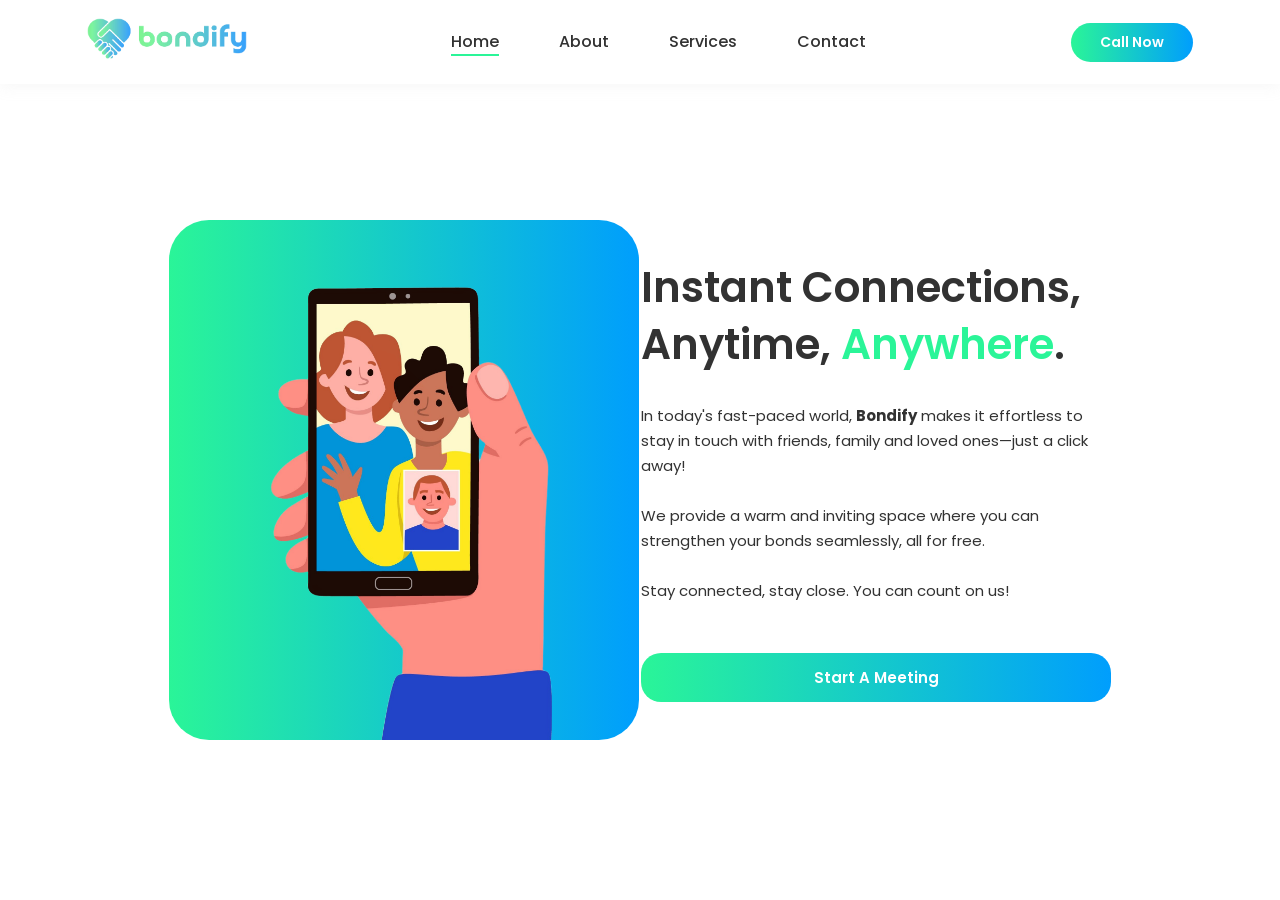
<file: img/files-main/files-main/source/bondify/index.html>
<!DOCTYPE html>

<html lang="en">
    <head>
        <meta charset="UTF-8">
        <meta name="viewport" content="width=device-width, initial-scale=1" />
        <title>Bondify</title>
        <link href="styles.css" rel="stylesheet">
    </head>
    <body id="homepage">
        <nav>
            <div>
                <a href="index.html">
                    <img alt="Bondify (Company) Logo" src="images/bondify-logo-mix-.png" width="160px" height="auto">
                </a>
            </div>
            <div>
                <ul>
                    <li class="active">
                        <a href="index.html">Home</a>
                    </li>
                    <li>
                        <a href="#">About</a>
                    </li>
                    <li>
                        <a href="#">Services</a>
                    </li>
                    <li>
                        <a href="#">Contact</a>
                    </li>
                </ul>
            </div>
            <div>
                <a href="WEB_UIKITS.html">
                    <button class="green-blue-button">Call Now</button>
                </a>
            </div>
        </nav>

        <div id="main-poster-container">
            <div id="main-poster-wrapper">
                <!-- IMAGE -->
                <div class="item-1">
                    <img alt="Friends call on video meeting" src="images/friends-video-calling.png">
                </div>

                <!-- TEXT -->
                <div class="item-2">
                    <h1>Instant Connections, <br> Anytime, <span>Anywhere</span>.</h1>

                    <p>
                        In today's fast-paced world, <strong>Bondify</strong> makes it effortless to stay in touch with friends, family and 
                        loved ones—just a click away!<br>

                        <br>We provide a warm and inviting space where you can strengthen your bonds seamlessly, all for free.<br>

                        <br>Stay connected, stay close. You can count on us!
                    </p>

                    <a href="WEB_UIKITS.html">
                        <button class="green-blue-button">Start A Meeting</button>
                    </a>
                </div>
            </div>
        </div>
    </body>
</html>
</file>
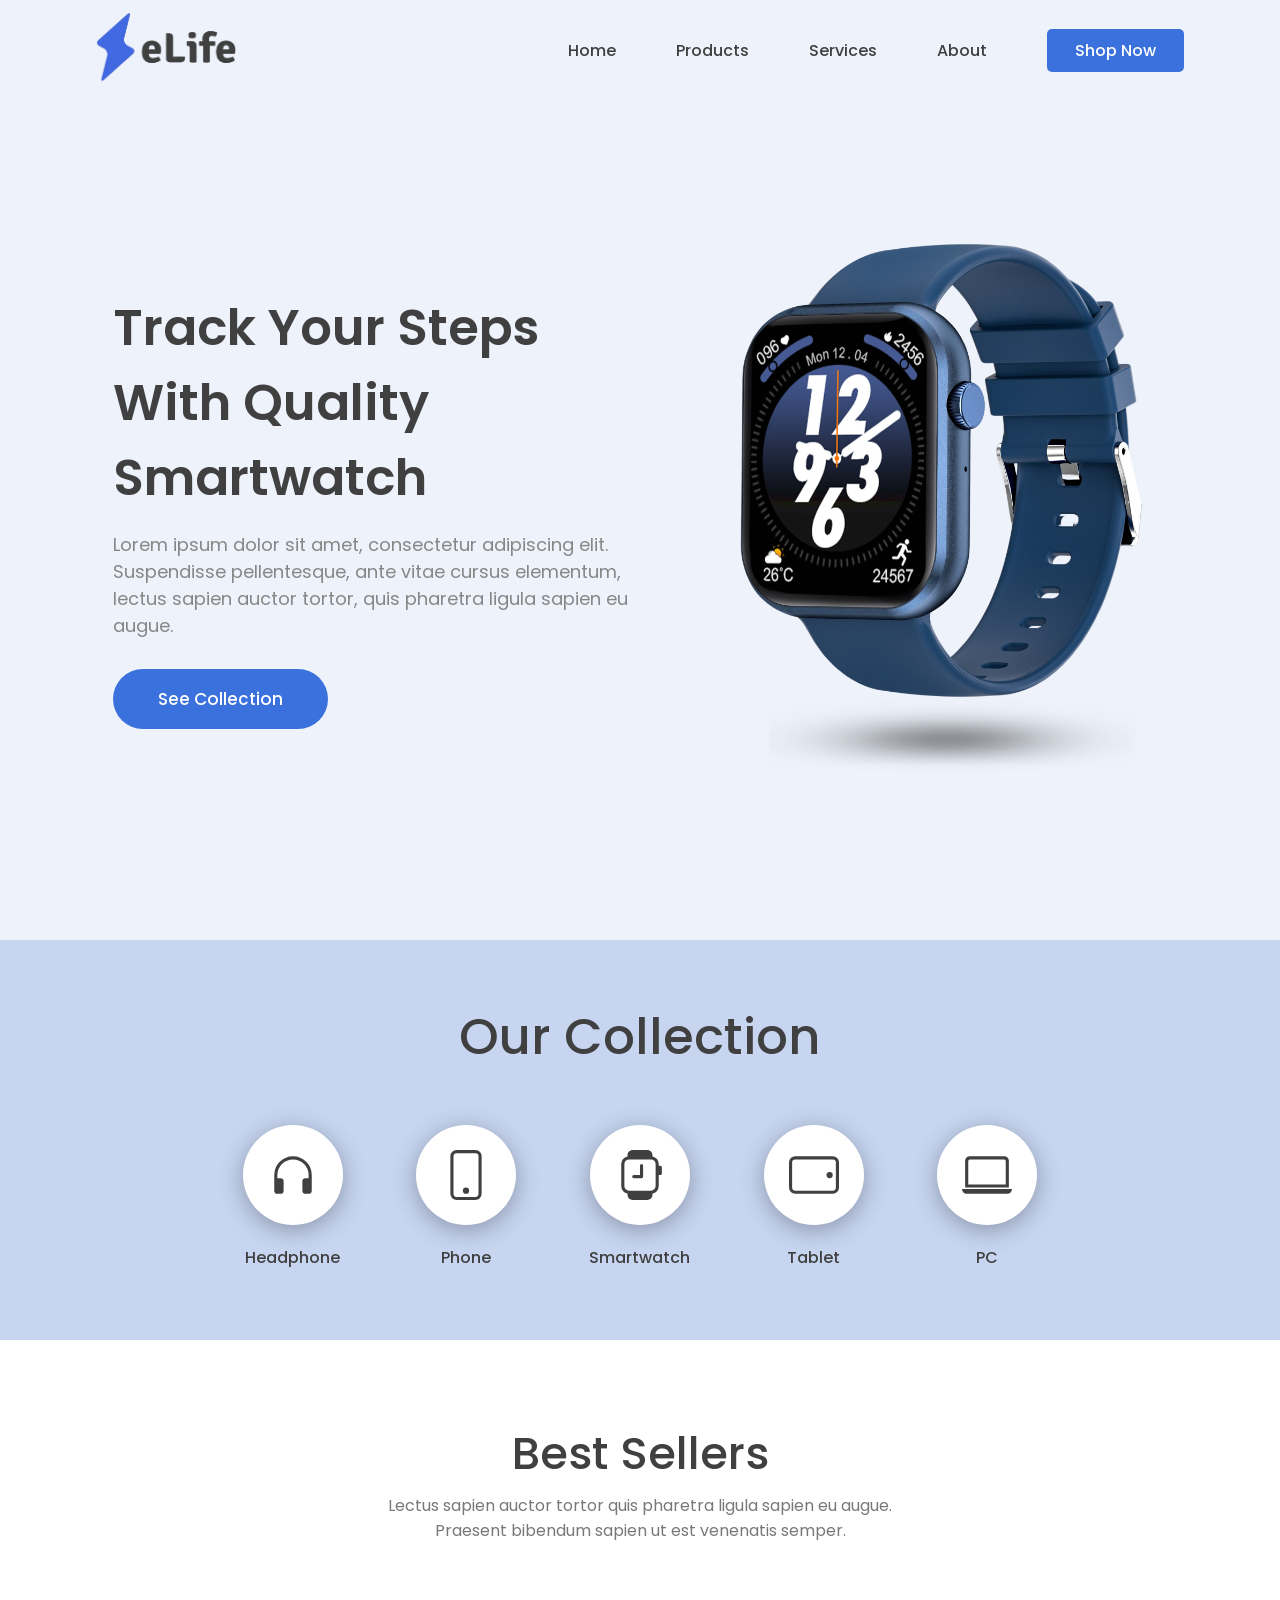
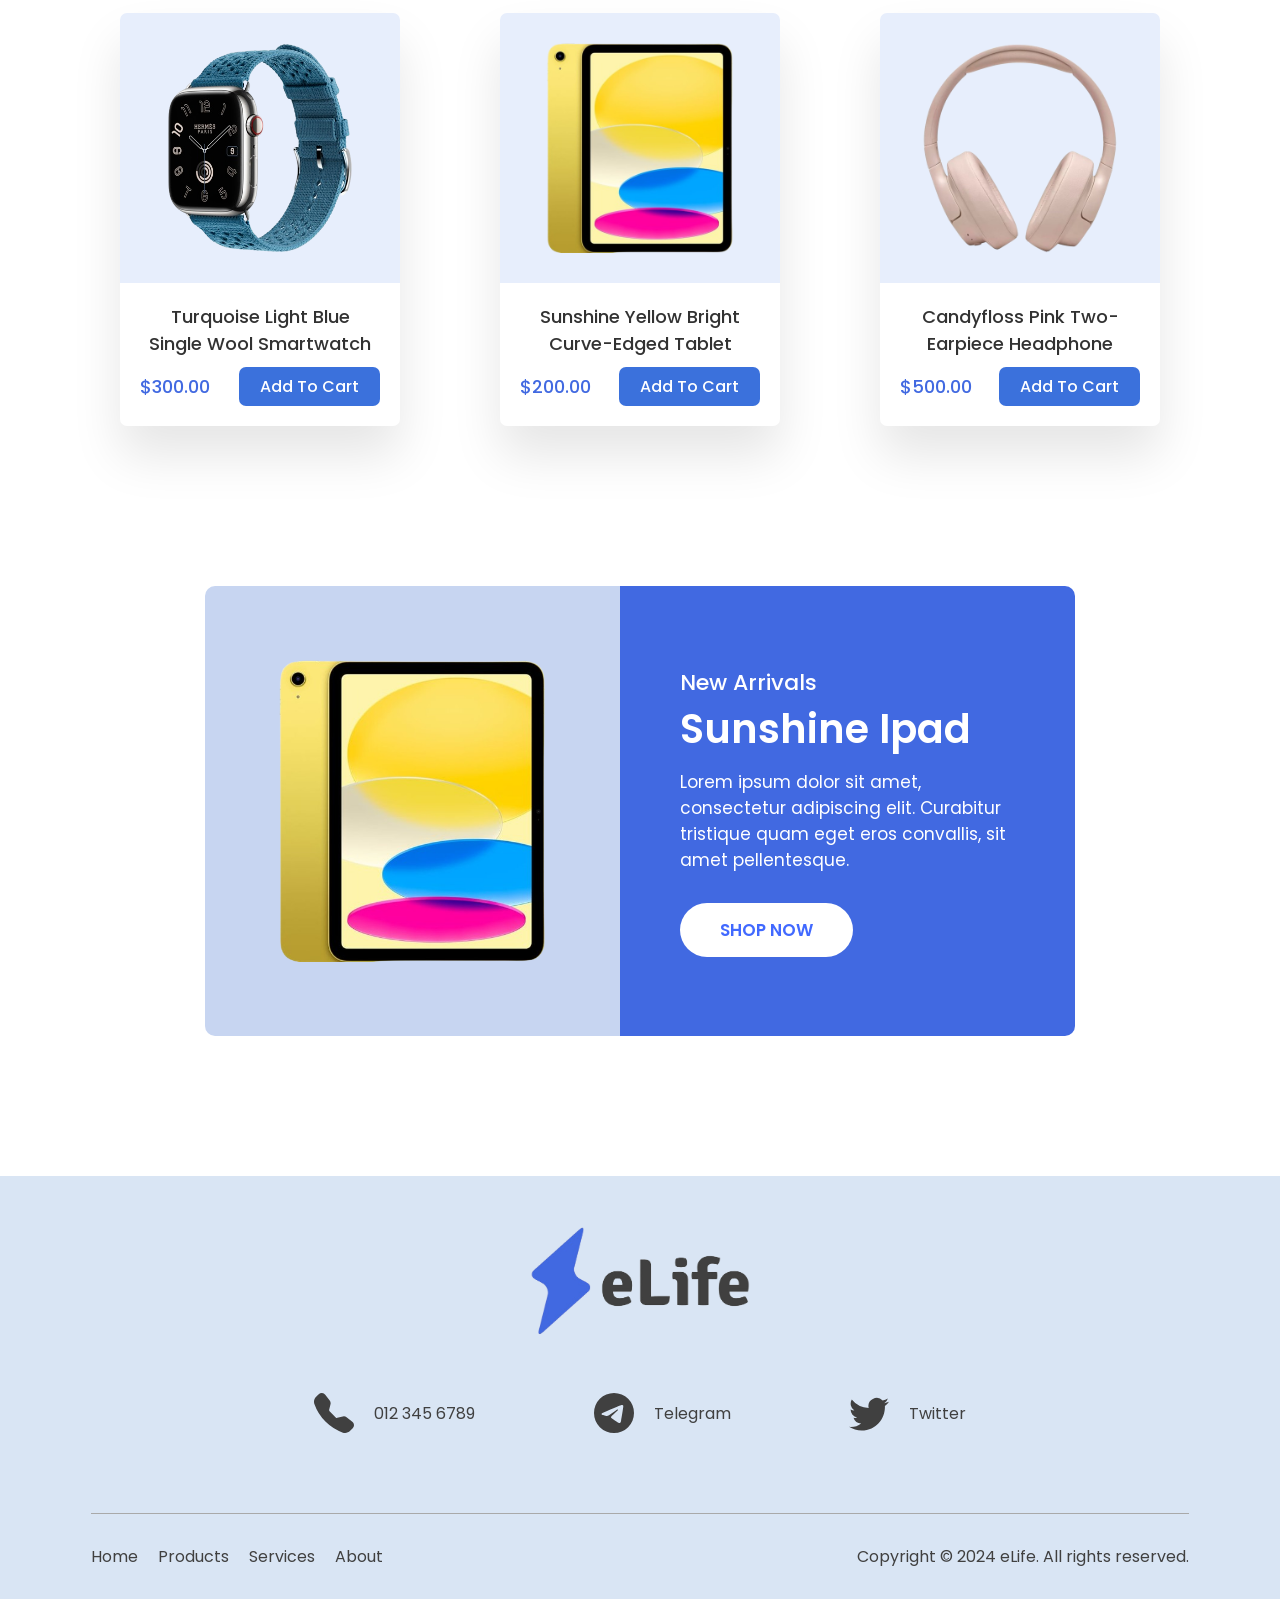
<file: img/files-main/files-main/source/elife/index.html>
<!DOCTYPE html>

<html lang="en">
    <head>
        <link href="styles/homepage/styles.css" rel="stylesheet">
        <script>
            document.addEventListener('DOMContentLoaded', () => {
                document.addEventListener('scroll', () => {
                    let navBar = document.querySelector('nav');
                    if (window.scrollY > 0) {
                        navBar.style.background = 'white';
                        navBar.style.boxShadow = '0 5px 20px rgba(190, 190, 190, 0.15)'
                    }
                    else {
                        navBar.style.background = 'transparent';
                        navBar.style.boxShadow = 'none'
                    }
                })
            })
        </script>
    </head>
    <body>
        <nav>
            <div id="navbar">
                <div id="navbar-logo">
                    <img src="images/eLife.png" width="140" height="70">
                </div>
                <div id="navbar-links">
                    <ul>
                        <li>
                            <a href="index.html">Home</a>
                        </li>
                        <li>
                            <a href="products.html">Products</a>
                        </li>
                        <li>
                            <a href="#">Services</a>
                        </li>
                        <li>
                            <a href="#">About</a>
                        </li>
                    </ul>
                    <button class="blue-button">
                        Shop Now
                    </button>
                </div>
            </div>
        </nav>
        

        <!-- TOP -->
        <div id="home-top-container">
            <div id="home-top-wrapper">
                <div id="home-top-text">
                    <h1>
                        Track Your Steps With Quality Smartwatch
                    </h1>
                    <p>
                        Lorem ipsum dolor sit amet, consectetur adipiscing elit. Suspendisse 
                        pellentesque, ante vitae cursus elementum, lectus sapien auctor tortor, 
                        quis pharetra ligula sapien eu augue.
                    </p>
                    <button class="blue-button">
                        See Collection
                    </button>
                </div>
                <div id="home-top-image">
                    <img src="images/topwatch.png" alt="Large Blue Smartwatch">
                </div>
            </div>
        </div>

        <!-- OUR COLLECTION/ TYPES OF PRODUCTS SELLING -->
        <div id="collection-container">
            <h1>Our Collection</h1>
            <div id="collection-items-wrapper">
                <div class="collection-item">
                    <div class="collection-icon">
                        <svg xmlns="http://www.w3.org/2000/svg" width="50" height="50" fill="currentColor" class="bi bi-headphones" viewBox="0 0 16 16">
                            <path d="M8 3a5 5 0 0 0-5 5v1h1a1 1 0 0 1 1 1v3a1 1 0 0 1-1 1H3a1 1 0 0 1-1-1V8a6 6 0 1 1 12 0v5a1 1 0 0 1-1 1h-1a1 1 0 0 1-1-1v-3a1 1 0 0 1 1-1h1V8a5 5 0 0 0-5-5"/>
                        </svg>
                    </div>
                    <span class="collection-name">
                        Headphone
                    </span>
                </div>
                <div class="collection-item">
                    <div class="collection-icon">
                        <svg xmlns="http://www.w3.org/2000/svg" width="50" height="50" fill="currentColor" class="bi bi-phone" viewBox="0 0 16 16">
                            <path d="M11 1a1 1 0 0 1 1 1v12a1 1 0 0 1-1 1H5a1 1 0 0 1-1-1V2a1 1 0 0 1 1-1zM5 0a2 2 0 0 0-2 2v12a2 2 0 0 0 2 2h6a2 2 0 0 0 2-2V2a2 2 0 0 0-2-2z"/>
                            <path d="M8 14a1 1 0 1 0 0-2 1 1 0 0 0 0 2"/>
                        </svg>
                    </div>
                    <span class="collection-name">
                        Phone
                    </span>
                </div>
                <div class="collection-item">
                    <div class="collection-icon">
                        <svg xmlns="http://www.w3.org/2000/svg" width="50" height="50"fill="currentColor" class="bi bi-smartwatch" viewBox="0 0 16 16">
                            <path d="M9 5a.5.5 0 0 0-1 0v3H6a.5.5 0 0 0 0 1h2.5a.5.5 0 0 0 .5-.5z"/>
                            <path d="M4 1.667v.383A2.5 2.5 0 0 0 2 4.5v7a2.5 2.5 0 0 0 2 2.45v.383C4 15.253 4.746 16 5.667 16h4.666c.92 0 1.667-.746 1.667-1.667v-.383a2.5 2.5 0 0 0 2-2.45V8h.5a.5.5 0 0 0 .5-.5v-2a.5.5 0 0 0-.5-.5H14v-.5a2.5 2.5 0 0 0-2-2.45v-.383C12 .747 11.254 0 10.333 0H5.667C4.747 0 4 .746 4 1.667M4.5 3h7A1.5 1.5 0 0 1 13 4.5v7a1.5 1.5 0 0 1-1.5 1.5h-7A1.5 1.5 0 0 1 3 11.5v-7A1.5 1.5 0 0 1 4.5 3"/>
                          </svg>
                    </div>
                    <span class="collection-name">
                        Smartwatch
                    </span>
                </div>
                <div class="collection-item">
                    <div class="collection-icon">
                        <svg xmlns="http://www.w3.org/2000/svg" width="50" height="50" fill="currentColor" class="bi bi-tablet-landscape" viewBox="0 0 16 16">
                            <path d="M1 4a1 1 0 0 1 1-1h12a1 1 0 0 1 1 1v8a1 1 0 0 1-1 1H2a1 1 0 0 1-1-1zm-1 8a2 2 0 0 0 2 2h12a2 2 0 0 0 2-2V4a2 2 0 0 0-2-2H2a2 2 0 0 0-2 2z"/>
                            <path d="M14 8a1 1 0 1 0-2 0 1 1 0 0 0 2 0"/>
                          </svg>
                    </div>
                    <span class="collection-name">
                        Tablet
                    </span>
                </div>
                <div class="collection-item">
                    <div class="collection-icon">
                        <svg xmlns="http://www.w3.org/2000/svg" width="50" height="50" fill="currentColor" class="bi bi-laptop" viewBox="0 0 16 16">
                            <path d="M13.5 3a.5.5 0 0 1 .5.5V11H2V3.5a.5.5 0 0 1 .5-.5zm-11-1A1.5 1.5 0 0 0 1 3.5V12h14V3.5A1.5 1.5 0 0 0 13.5 2zM0 12.5h16a1.5 1.5 0 0 1-1.5 1.5h-13A1.5 1.5 0 0 1 0 12.5"/>
                          </svg>
                    </div>
                    <span class="collection-name">
                        PC
                    </span>
                </div>
            </div>
        </div> <!-- END OF PRODUCT COLLECTION-->

        <!-- BEST SELLERS – PRODUCT SECTION -->
        <div class="product-section-container">
            <h1>Best Sellers</h1>
            <span class="product-section-description">
                Lectus sapien auctor tortor quis pharetra ligula sapien eu augue. Praesent bibendum sapien ut 
                est venenatis semper.
            </span>
            <ul class="product-section-items-wrapper">
                <li class="product-item">
                    <div class="product-image">
                        <img src="images/collection/watch.png" alt="Torquoise SmartWatch">
                    </div>
                    <div class="product-text">
                        <span class="product-title">
                            Turquoise Light Blue<br>
                            Single Wool Smartwatch
                        </span>
                        <div class="product-purchase">
                            <span class="product-price">
                                $300.00
                            </span>
                            <button class="blue-button add-to-cart">
                                Add To Cart
                            </button>
                        </div>
                    </div>
                </li>
                <li class="product-item">
                    <div class="product-image">
                        <img src="images/collection/ipad.png" alt="Torquoise SmartWatch">
                    </div>
                    <div class="product-text">
                        <span class="product-title">
                            Sunshine Yellow Bright Curve-Edged Tablet
                        </span>
                        <div class="product-purchase">
                            <span class="product-price">
                                $200.00
                            </span>
                            <button class="blue-button add-to-cart">
                                Add To Cart
                            </button>
                        </div>
                    </div>
                </li>
                <li class="product-item">
                    <div class="product-image">
                        <img src="images/collection/headphone.png" alt="Sunshine Yellow Bright">
                    </div>
                    <div class="product-text">
                        <span class="product-title">
                            Candyfloss Pink Two-Earpiece Headphone
                        </span>
                        <div class="product-purchase">
                            <span class="product-price">
                                $500.00
                            </span>
                            <button class="blue-button add-to-cart">
                                Add To Cart
                            </button>
                        </div>
                    </div>
                </li>
            </ul>
        </div> <!-- END OF BEST SELLERS - PRODUCT SECTION -->

        <!-- IPAD PROMO -->
        <div class="promo-container">
            <div class="promo-box">
                <div class="promo-image">
                    <img src="images/collection/ipad.png" alt="Candyfloss Pink Two-Earpiece Headphone">
                </div>
                <div class="promo-content">
                    <h1>New Arrivals</h1>
                    <h2>Sunshine Ipad</h2>
                    <p>
                        Lorem ipsum dolor sit amet, consectetur adipiscing elit. 
                        Curabitur tristique quam eget eros convallis, 
                        sit amet pellentesque. 
                    </p>
                    <div>
                        <button class="white-button">
                            SHOP NOW
                        </button>
                    </div>
                </div>
            </div>
        </div> <!-- END OF IPAD PROMO -->
        
    </body>
    <footer>
        <div id="footer-top">
            <img src="images/eLife.png" alt="eLife Logo" width="220px" height="110px">
            <div id="footer-socials-wrapper">
                <div class="footer-social">
                    <svg xmlns="http://www.w3.org/2000/svg" width="40" height="40" fill="currentColor" class="bi bi-telephone-fill" viewBox="0 0 16 16">
                        <path fill-rule="evenodd" d="M1.885.511a1.745 1.745 0 0 1 2.61.163L6.29 2.98c.329.423.445.974.315 1.494l-.547 2.19a.68.68 0 0 0 .178.643l2.457 2.457a.68.68 0 0 0 .644.178l2.189-.547a1.75 1.75 0 0 1 1.494.315l2.306 1.794c.829.645.905 1.87.163 2.611l-1.034 1.034c-.74.74-1.846 1.065-2.877.702a18.6 18.6 0 0 1-7.01-4.42 18.6 18.6 0 0 1-4.42-7.009c-.362-1.03-.037-2.137.703-2.877z"/>
                    </svg>
                    <span>012 345 6789</span>
                </div>
                <div class="footer-social">
                    <svg xmlns="http://www.w3.org/2000/svg" width="40" height="40" fill="currentColor" class="bi bi-telegram" viewBox="0 0 16 16">
                        <path d="M16 8A8 8 0 1 1 0 8a8 8 0 0 1 16 0M8.287 5.906q-1.168.486-4.666 2.01-.567.225-.595.442c-.03.243.275.339.69.47l.175.055c.408.133.958.288 1.243.294q.39.01.868-.32 3.269-2.206 3.374-2.23c.05-.012.12-.026.166.016s.042.12.037.141c-.03.129-1.227 1.241-1.846 1.817-.193.18-.33.307-.358.336a8 8 0 0 1-.188.186c-.38.366-.664.64.015 1.088.327.216.589.393.85.571.284.194.568.387.936.629q.14.092.27.187c.331.236.63.448.997.414.214-.02.435-.22.547-.82.265-1.417.786-4.486.906-5.751a1.4 1.4 0 0 0-.013-.315.34.34 0 0 0-.114-.217.53.53 0 0 0-.31-.093c-.3.005-.763.166-2.984 1.09"/>
                    </svg>
                    <span>Telegram</span>
                </div>
                <div class="footer-social">
                    <svg xmlns="http://www.w3.org/2000/svg" width="40" height="40" fill="currentColor" class="bi bi-twitter" viewBox="0 0 16 16">
                        <path d="M5.026 15c6.038 0 9.341-5.003 9.341-9.334q.002-.211-.006-.422A6.7 6.7 0 0 0 16 3.542a6.7 6.7 0 0 1-1.889.518 3.3 3.3 0 0 0 1.447-1.817 6.5 6.5 0 0 1-2.087.793A3.286 3.286 0 0 0 7.875 6.03a9.32 9.32 0 0 1-6.767-3.429 3.29 3.29 0 0 0 1.018 4.382A3.3 3.3 0 0 1 .64 6.575v.045a3.29 3.29 0 0 0 2.632 3.218 3.2 3.2 0 0 1-.865.115 3 3 0 0 1-.614-.057 3.28 3.28 0 0 0 3.067 2.277A6.6 6.6 0 0 1 .78 13.58a6 6 0 0 1-.78-.045A9.34 9.34 0 0 0 5.026 15"/>
                    </svg>
                    <span>Twitter</span>
                </div>
            </div>
        </div>
        <div id="footer-bottom">
            <ul>
                <li>
                    <a href="index.html">Home</a>
                </li>
                <li>
                    <a href="#">Products</a>
                </li>
                <li>
                    <a href="#">Services</a>
                </li>
                <li>
                    <a href="#">About</a>
                </li>
            </ul>
            <p>
                Copyright © 2024 eLife. All rights reserved.
            </p>
        </div>
    </footer>
</html>
</file>
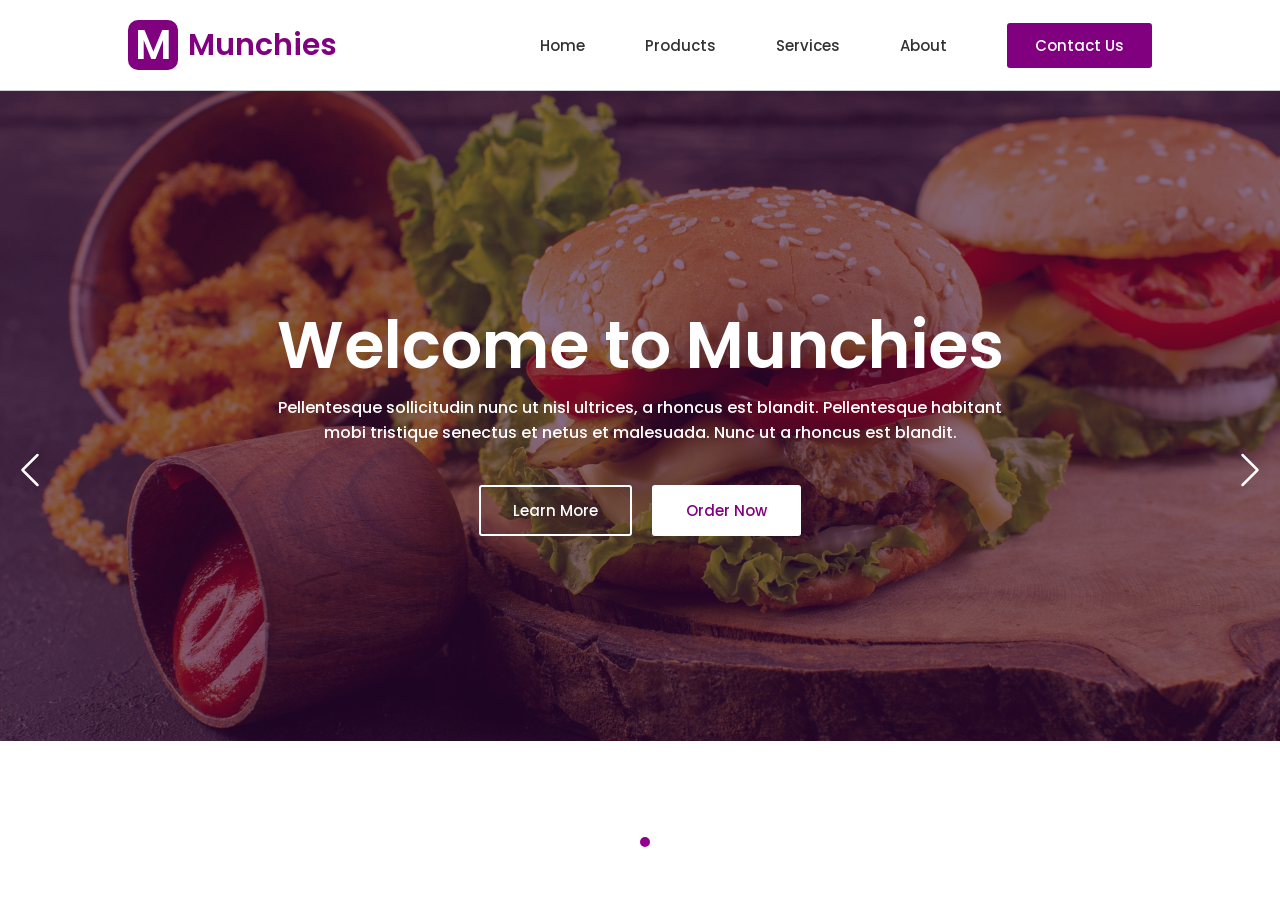
<file: img/files-main/files-main/source/munchies/index.html>
<!DOCTYPE html>

<html lang="en">
    <head>
        <link href="styles.css" rel="stylesheet">
        <script>
            document.addEventListener('DOMContentLoaded', () => {
                const slides = document.querySelectorAll('.slide');
                const prevButton = document.querySelector('#prev-button');
                const nextButton = document.querySelector('#next-button');
                const sliderIcons = document.querySelectorAll('.slider-icon');

                let pos = 0;
                let oldPos = 0;

                prevButton.addEventListener('click', () => {
                    oldPos = pos
                    pos = (pos <= 0) ? slides.length - 1 : pos - 1

                    updateSlider()
                })

                nextButton.addEventListener('click', () => {
                    oldPos = pos
                    pos = (pos >= slides.length - 1) ? 0 : pos + 1

                    updateSlider()
                })

                function updateSlider() {
                    [slides[oldPos], sliderIcons[oldPos]].forEach(el => {el.classList.remove('active')});
                    [slides[pos], sliderIcons[pos]].forEach(el => {el.classList.add('active')});
                }
            })
        </script>
    </head>
    <body>

        <nav>
            <div id="navbar">
                <div id="navbar-logo">
                    <div class="company-logo">M</div>
                    <span>Munchies</span>
                </div>
                <div id="navbar-links">
                    <ul>
                        <li>
                            <a href="index.html">Home</a>
                        </li>
                        <li>
                            <a href="products.html">Products</a>
                        </li>
                        <li>
                            <a href="#">Services</a>
                        </li>
                        <li>
                            <a href="#">About</a>
                        </li>
                    </ul>
                    <button class="nav-button">
                        Contact Us
                    </button>
                </div>
            </div>
        </nav>

        <!-- HOMEPAGE MAIN BG SLIDER -->
        <div id="slides-container">
            <button class="slide-button" id="prev-button">
                <svg xmlns="http://www.w3.org/2000/svg" width="40" height="40" fill="currentColor" class="bi bi-chevron-left" viewBox="0 0 16 16">
                    <path fill-rule="evenodd" d="M11.354 1.646a.5.5 0 0 1 0 .708L5.707 8l5.647 5.646a.5.5 0 0 1-.708.708l-6-6a.5.5 0 0 1 0-.708l6-6a.5.5 0 0 1 .708 0"/>
                </svg>
            </button>
            <div id="slides-wrapper">

                <!-- SLIDE 1 -->
                <div class="slide active">
                    <img src="images/01.jpg" alt="HD Image of a Chicken Veggie Burger and Side Onion Rings">

                    <div class="darker-slide">
                        <div class="slide-content">
                            <h1>
                                Welcome to Munchies
                            </h1>

                            <p>
                                Pellentesque sollicitudin nunc ut nisl ultrices, a rhoncus est blandit. 
                                Pellentesque habitant<br> mobi tristique senectus et netus et malesuada. 
                                Nunc ut a rhoncus est blandit.
                            </p>

                            <div class="button-wrapper">
                                <button class="button-1">
                                    Learn More
                                </button>
                                <button class="button-2">
                                    Order Now
                                </button>
                            </div>
                        </div>
                    </div>

                </div>
                <!-- END OF SLIDE 1 -->

                <!-- SLIDE 2 -->
                <div class="slide">
                    <img src="images/02.jpg" alt="HD Image of Fries and Side Dish">

                    <div class="darker-slide">
                        <div class="slide-content">
                            <h1>
                                Welcome to Munchies
                            </h1>

                            <p>
                                Pellentesque sollicitudin nunc ut nisl ultrices, a rhoncus est blandit. 
                                Pellentesque habitant<br> mobi tristique senectus et netus et malesuada. 
                                Nunc ut a rhoncus est blandit.
                            </p>

                            <div class="button-wrapper">
                                <button class="button-1">
                                    Learn More
                                </button>
                                <button class="button-2">
                                    Order Now
                                </button>
                            </div>
                        </div>
                    </div>

                </div>
                <!-- END OF SLIDE 2 -->

                <!-- SLIDE 3 -->
                <div class="slide">
                    <img src="images/03.jpg" alt="HD IMage of Crunchy Chicken Wings">

                    <div class="darker-slide">
                        <div class="slide-content">
                            <h1>
                                Welcome to Munchies
                            </h1>

                            <p>
                                Pellentesque sollicitudin nunc ut nisl ultrices, a rhoncus est blandit. 
                                Pellentesque habitant<br> mobi tristique senectus et netus et malesuada. 
                                Nunc ut a rhoncus est blandit.
                            </p>

                            <div class="button-wrapper">
                                <button class="button-1">
                                    Learn More
                                </button>
                                <button class="button-2">
                                    Order Now
                                </button>
                            </div>
                        </div>
                    </div>

                </div>
                <!-- END OF SLIDE 3 -->

                <div class="slider-icons-container">
                    <span class="slider-icon active"></span>
                    <span class="slider-icon"></span>
                    <span class="slider-icon"></span>
                </div>
            </div>
            <button class="slide-button" id="next-button">
                <svg xmlns="http://www.w3.org/2000/svg" width="40" height="40" fill="currentColor" class="bi bi-chevron-right" viewBox="0 0 16 16">
                    <path fill-rule="evenodd" d="M4.646 1.646a.5.5 0 0 1 .708 0l6 6a.5.5 0 0 1 0 .708l-6 6a.5.5 0 0 1-.708-.708L10.293 8 4.646 2.354a.5.5 0 0 1 0-.708"/>
                </svg>
            </button>
        </div>
    </body>
</html>
</file>
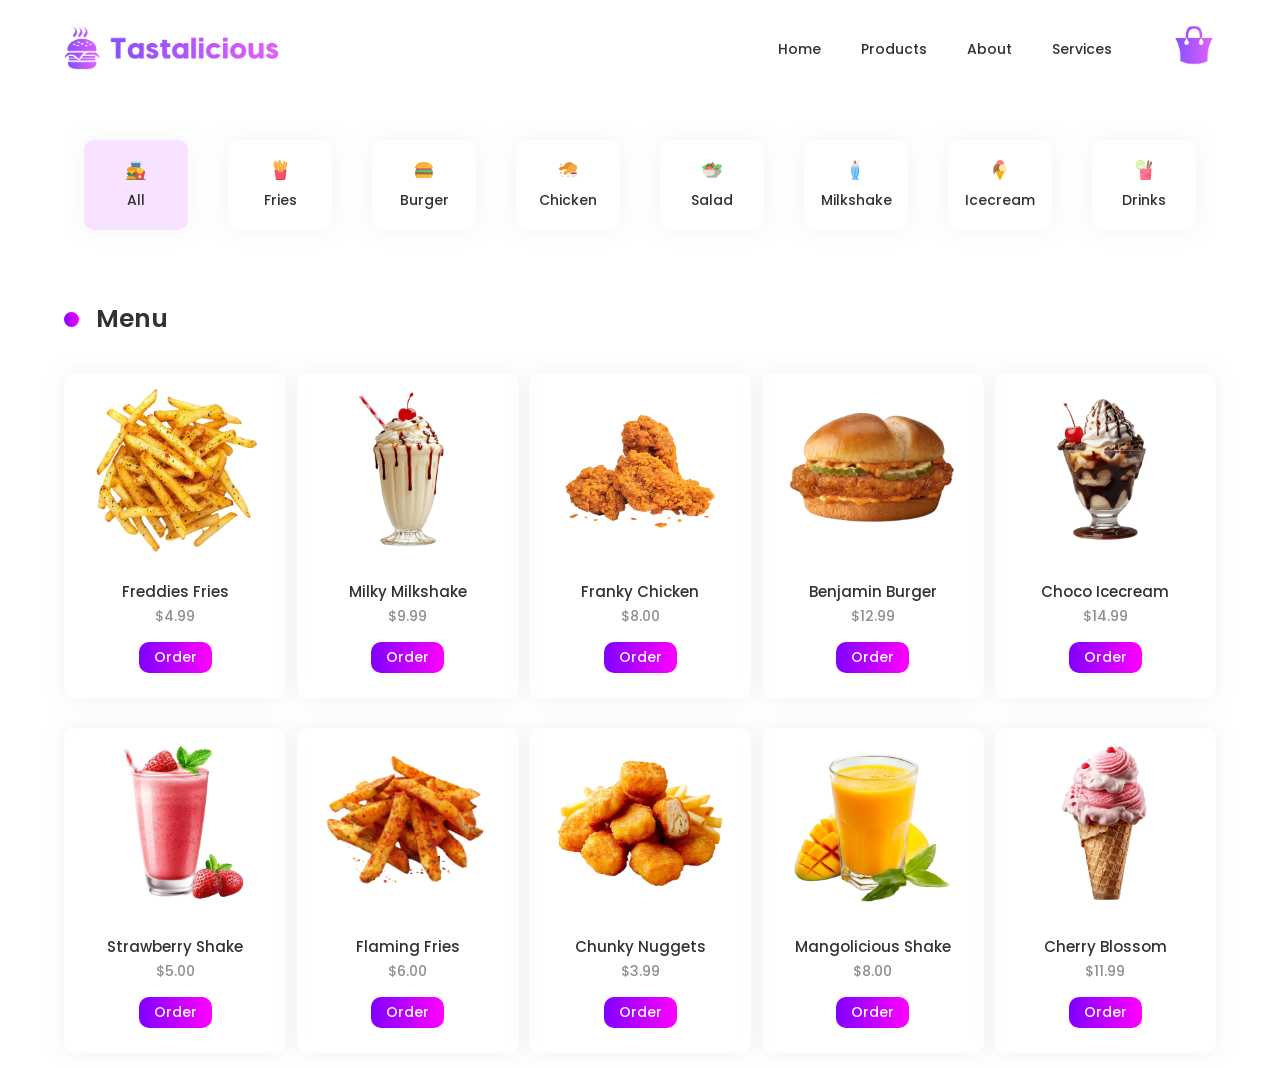
<file: img/files-main/files-main/source/tastalicious/index.html>
<!DOCTYPE html>

<html lang="en">
    <head>
        <title>Tastalicious</title>
        <link href="styles.css" rel="stylesheet">
        <meta name="viewport" content="width=device-width, initial-scale=1" />
        <link rel="icon" href="images/favicon.ico">
        <script src="appHandler.js"></script>
    </head>
    <body>
        <!-- HEADING -->
        <nav>
            <div id="page-heading">
                <div class="nav-left">
                    <img alt="Tastalicious" src="images/logo.png" height="44px">
                </div>
                <div class="nav-right">
                    <div>
                        <ul>
                            <li class="active"><a href="index.html">Home</a></li>
                            <li><a href="#">Products</a></li>
                            <li><a href="#">About</a></li>
                            <li><a href="#">Services</a></li>
                        </ul>
                    </div>
                    <button class="cart-button purple-pink-button">
                        <img alt="Shopping Cart" src="images/cart.png" height="40px">
                    </button>
                </div>
            </div>
        </nav>
        <!-- END OF HEADING -->

        <!-- MAIN BODY -->
        <div id="main-body">

            <!-- SHOPPING CART -->
            <div id="cart-window">
                <div class="overlay"></div>
                <div id="cart-box">

                    <div class="heading">
                        <div class="title-circle-container">
                            <div class="purple-pink-circle"></div>
                            <div>
                                <h1>My Order</h1>
                                <p>Quick Delivery</p>
                            </div>
                        </div>
                        <button class="close-button">
                            <svg viewBox="0 0 24 24" xmlns="http://www.w3.org/2000/svg"><g id="SVGRepo_bgCarrier" stroke-width="0"></g><g id="SVGRepo_tracerCarrier" stroke-linecap="round" stroke-linejoin="round"></g><g id="SVGRepo_iconCarrier"><path d="M16.707,18.707a1,1,0,0,1-1.414-1.414L19.586,13H2a1,1,0,0,1,0-2H19.586L15.293,6.707a1,1,0,0,1,1.414-1.414l6,6a1,1,0,0,1,0,1.414Z"></path></g></svg>
                        </button>
                    </div>

                    <div id="cart-items-container">
                        <span class="empty-cart-message">Your cart is empty. Order an item.</span>

                        <div class="white-fade-overflow top"></div>
                        <ul>
                        </ul>
                        <div class="white-fade-overflow bottom"></div>
                    </div>   

                    <div id="cart-checkout">
                        <div id="total-checkout">
                            <p>Total:</p>
                            <span class="price">$0.00</span>
                        </div>

                        <button id="checkout-button" class="purple-pink-button">
                            Checkout
                        </button>
                    </div>
                    
                </div>
            </div>
            <!-- END OF SHOPPING CART -->

            <!-- MENU CHOICES -->
            <div id="menu-choices">
                <ul>
                    <li class="active">
                        <img alt="All Food" src="images/menu-choices/all.png" width="20px" height="20px">
                        <span>All</span>
                    </li>
                    <li>
                        <img alt="French Fries" src="images/menu-choices/french-fries.png" width="20px" height="20px">
                        <span>Fries</span>
                    </li>
                    <li>
                        <img alt="Burger" src="images/menu-choices/burger.png" width="20px" height="20px">
                        <span>Burger</span>
                    </li>
                    <li>
                        <img alt="Fried Chicken" src="images/menu-choices/fried-chicken.png" width="20px" height="20px">
                        <span>Chicken</span>
                    </li>
                    <li>
                        <img alt="Salad" src="images/menu-choices/salad.png" width="20px" height="20px">
                        <span>Salad</span>
                    </li>
                    <li>
                        <img alt="Milkshake" src="images/menu-choices/milk-shake.png" width="20px" height="20px">
                        <span>Milkshake</span>
                    </li>
                    <li>
                        <img alt="Icecream" src="images/menu-choices/ice-cream.png" width="20px" height="20px">
                        <span>Icecream</span>
                    </li>
                    <li>
                        <img alt="Drinks" src="images/menu-choices/drinks.png" width="20px" height="20px">
                        <span>Drinks</span>
                    </li>
                </ul>
            </div> 
            <!-- END OF MENU CHOICES-->

            <!-- MENU -->
            <div id="food-menu-container">
                <div class="title-circle-container">
                    <div class="purple-pink-circle"></div>
                    <h1>
                        Menu
                    </h1>
                </div>

                <ul class="menu-list">

                     <li>
                        <div class="image-container">
                            <img alt="Seasoned Fries" src="images/menu-list/fries/02.png">
                        </div>
                        <div class="product-text">
                            <p class="title">Freddies Fries</p>
                            <p class="price">$4.99</p>
                            <button class="order-button purple-pink-button">Order</button>
                        </div>
                    </li>
                    <li>
                        <div class="image-container">
                            <img alt="Vanilla Milkshake" src="images/menu-list/milkshake/03.png">
                        </div>
                        <div class="product-text">
                            <p class="title">Milky Milkshake</p>
                            <p class="price">$9.99</p>
                            <button class="order-button purple-pink-button">Order</button>
                        </div>
                    </li>

                    <li>
                        <div class="image-container">
                            <img alt="Crunchy Fried Chicken" src="images/menu-list/chicken/11.png">
                        </div>
                        <div class="product-text">
                            <p class="title">Franky Chicken</p>
                            <p class="price">$8.00</p>
                            <button class="order-button purple-pink-button">Order</button>
                        </div>
                    </li>

                    <li>
                        <div class="image-container">
                            <img alt="Chicken Cheesy Burger" src="images/menu-list/burger/01.png">
                        </div>
                        <div class="product-text">
                            <p class="title">Benjamin Burger</p>
                            <p class="price">$12.99</p>
                            <button class="order-button purple-pink-button">Order</button>
                        </div>
                    </li>

                    <li>
                        <div class="image-container">
                            <img alt="Chocolate Icecream In A Glass" src="images/menu-list/icecream/06.png">
                        </div>
                        <div class="product-text">
                            <p class="title">Choco Icecream</p>
                            <p class="price">$14.99</p>
                            <button class="order-button purple-pink-button">Order</button>
                        </div>
                    </li>

                    <li>
                        <div class="image-container">
                            <img alt="Strawberry" src="images/menu-list/drinks/02.png">
                        </div>
                        <div class="product-text">
                            <p class="title">Strawberry Shake</p>
                            <p class="price">$5.00</p>
                            <button class="order-button purple-pink-button">Order</button>
                        </div>
                    </li>

                    <li>
                        <div class="image-container">
                            <img alt="FOOD1" src="images/menu-list/fries/01.png">
                        </div>
                        <div class="product-text">
                            <p class="title">Flaming Fries</p>
                            <p class="price">$6.00</p>
                            <button class="order-button purple-pink-button">Order</button>
                        </div>
                    </li>

                    <li>
                        <div class="image-container">
                            <img alt="FOOD1" src="images/menu-list/chicken/08.png">
                        </div>
                        <div class="product-text">
                            <p class="title">Chunky Nuggets</p>
                            <p class="price">$3.99</p>
                            <button class="order-button purple-pink-button">Order</button>
                        </div>
                    </li>
                    

                    <li>
                        <div class="image-container">
                            <img alt="FOOD1" src="images/menu-list/drinks/01.png">
                        </div>
                        <div class="product-text">
                            <p class="title">Mangolicious Shake</p>
                            <p class="price">$8.00</p>
                            <button class="order-button purple-pink-button">Order</button>
                        </div>
                    </li>

                    <li>
                        <div class="image-container">
                            <img alt="FOOD1" src="images/menu-list/icecream/05.png">
                        </div>
                        <div class="product-text">
                            <p class="title">Cherry Blossom</p>
                            <p class="price">$11.99</p>
                            <button class="order-button purple-pink-button">Order</button>
                        </div>
                    </li>
                </ul>
            </div>
            <!-- END OF MENU -->
            
        </div>
        <!-- END OF MAIN BODY -->
    </body>
</html>
</file>
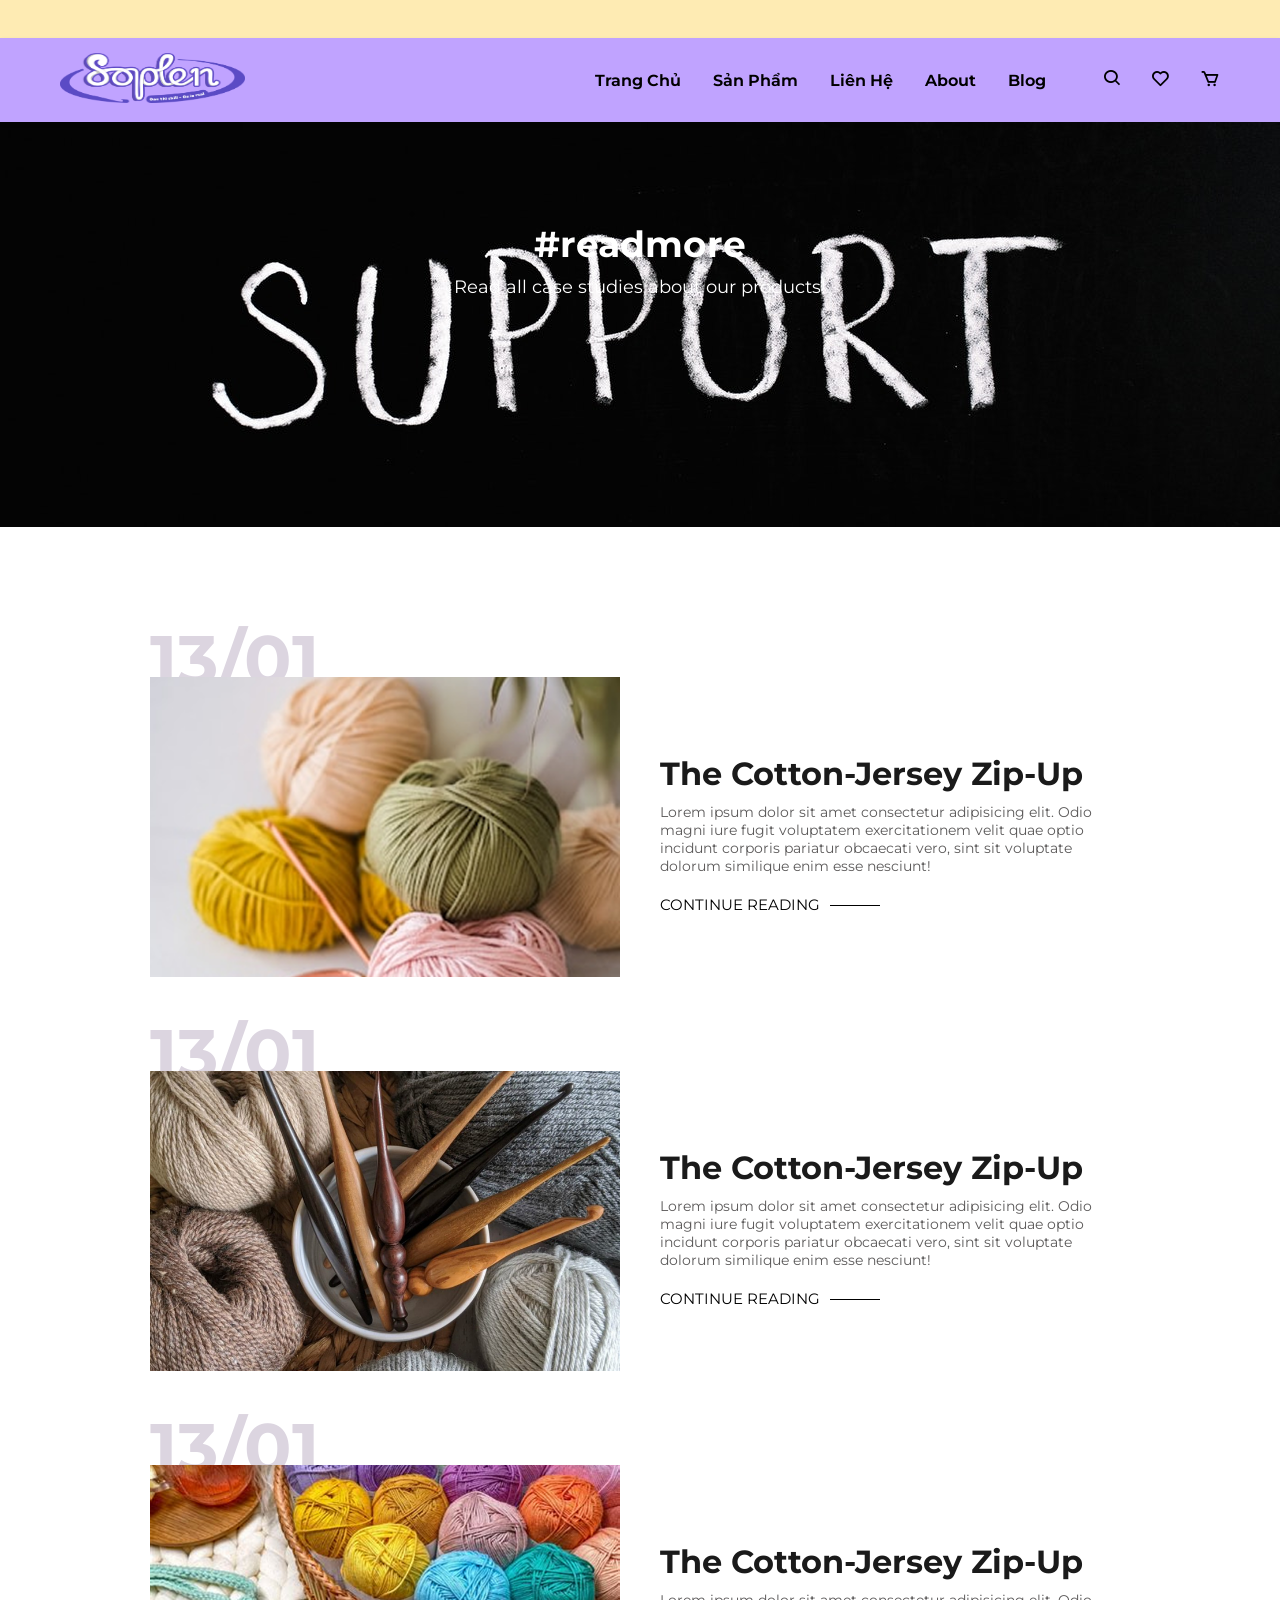
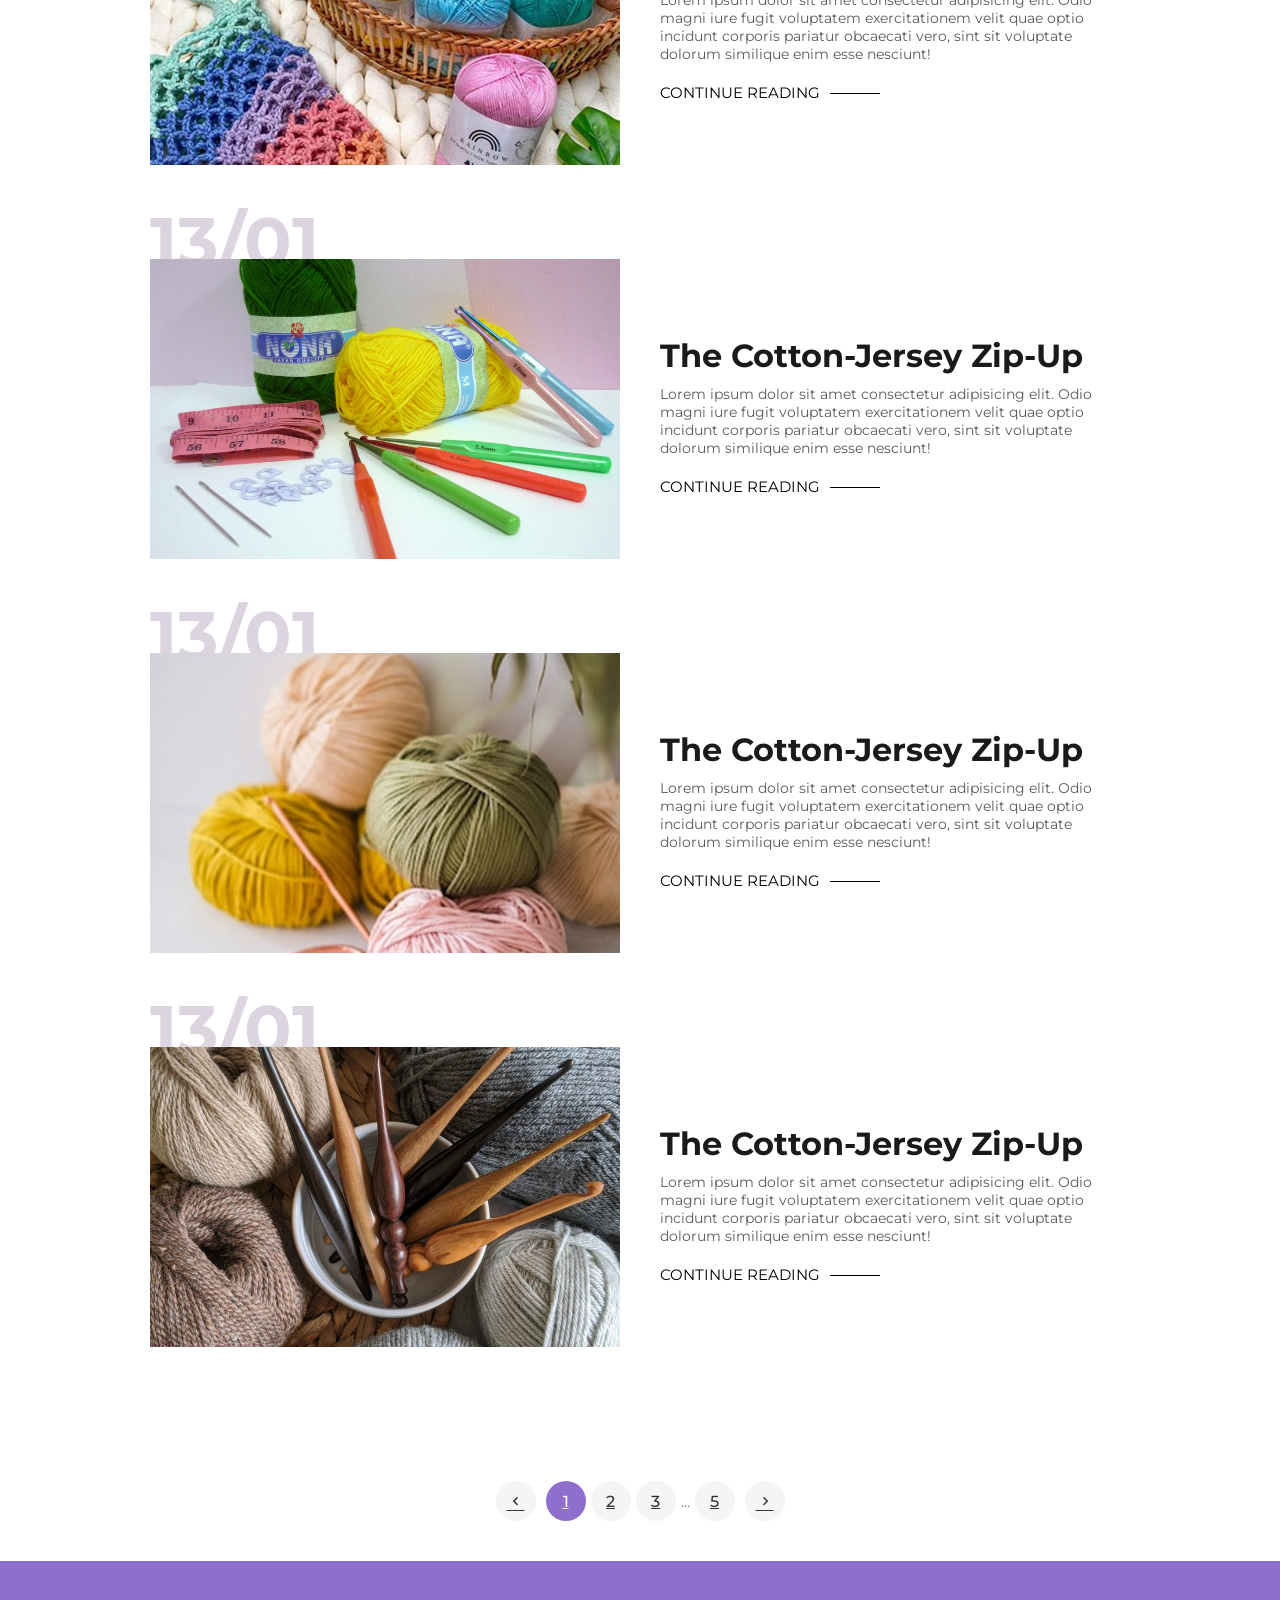
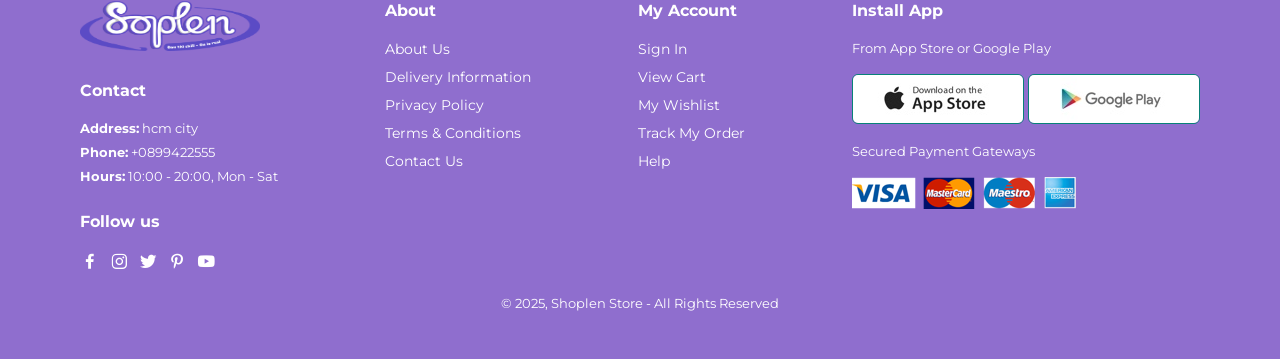
<file: blog.html>
<!DOCTYPE html>
<html lang="en">
    <head>
        <meta charset="UTF-8" />
        <meta name="viewport" content="width=device-width, initial-scale=1.0" />
        <title>blog</title>
        <link rel="stylesheet" href="./style.css" />
        <link rel="stylesheet" href="https://unpkg.com/boxicons@latest/css/boxicons.min.css" />
    </head>
    <body>
        <section>
            <div class="marquee-bar">
                <div class="marquee-text">
                    ❄️ ProCOOL NEW GEN - MAX LẠNH PRO HƠN &nbsp;&nbsp;&nbsp; 🚚 Miễn phí vận chuyển đơn từ 399K
                    &nbsp;&nbsp;&nbsp; 💥 Đổi trả dễ dàng trong 7 ngày &nbsp;&nbsp;&nbsp; 🔥 Hàng mới về mỗi tuần
                    &nbsp;&nbsp;&nbsp; ❄️ ProCOOL NEW GEN - MAX LẠNH PRO HƠN &nbsp;&nbsp;&nbsp; 🚚 Miễn phí vận chuyển
                    đơn từ 399K &nbsp;&nbsp;&nbsp; 💥 Đổi trả dễ dàng trong 7 ngày &nbsp;&nbsp;&nbsp; 🔥 Hàng mới về mỗi
                    tuần
                </div>
            </div>
        </section>
        <section id="main-header">
            <!-- Logo -->
            <a href="index.html"><img height="50" width="185" src="./img/logo.png" alt="logo" /></a>
            <div>
                <ul id="nav-menu">
                    <li><a href="index.html">Trang Chủ</a></li>
                    <li><a href="product.html">Sản Phẩm</a></li>
                    <!-- <li><a href="#">Khuyến Mãi</a></li> -->
                    <li><a href="contact.html">Liên Hệ</a></li>
                    <li><a href="about.html">About</a></li>
                    <li><a href="blog.html">Blog</a></li>
                    <li>
                        <a href="#" class="icon-btn" title="Tìm kiếm"><i class="bx bx-search"></i></a>

                        <a href="love.html" class="icon-btn" title="Yêu thích">
                            <span class="icon-wrapper">
                                <i class="bx bx-heart"></i>
                                <span class="badge">0</span>
                            </span>
                        </a>

                        <a href="cart.html" class="icon-btn" title="Giỏ hàng">
                            <span class="icon-wrapper">
                                <i class="bx bx-cart"></i>
                                <span class="badge">0</span>
                            </span>
                        </a>
                    </li>
                </ul>
            </div>
        </section>
        <section id="page-header" class="blog-header">
            <h2>#readmore</h2>
            <p>Read all case studies about our products!</p>
        </section>
        <section id="blog">
            <div class="blog-box">
                <div class="blog-img">
                    <img src="./img/banner/image 5.png" alt="" />
                </div>
                <div class="blog-details">
                    <h4>The Cotton-Jersey Zip-Up</h4>
                    <p>
                        Lorem ipsum dolor sit amet consectetur adipisicing elit. Odio magni iure fugit voluptatem
                        exercitationem velit quae optio incidunt corporis pariatur obcaecati vero, sint sit voluptate
                        dolorum similique enim esse nesciunt!
                    </p>
                    <a href="#">CONTINUE READING</a>
                </div>
                <h1>13/01</h1>
            </div>
            <div class="blog-box">
                <div class="blog-img">
                    <img src="./img/banner/image 2.png" alt="" />
                </div>
                <div class="blog-details">
                    <h4>The Cotton-Jersey Zip-Up</h4>
                    <p>
                        Lorem ipsum dolor sit amet consectetur adipisicing elit. Odio magni iure fugit voluptatem
                        exercitationem velit quae optio incidunt corporis pariatur obcaecati vero, sint sit voluptate
                        dolorum similique enim esse nesciunt!
                    </p>
                    <a href="#">CONTINUE READING</a>
                </div>
                <h1>13/01</h1>
            </div>
            <div class="blog-box">
                <div class="blog-img">
                    <img src="./img/banner/image 4.png" alt="" />
                </div>
                <div class="blog-details">
                    <h4>The Cotton-Jersey Zip-Up</h4>
                    <p>
                        Lorem ipsum dolor sit amet consectetur adipisicing elit. Odio magni iure fugit voluptatem
                        exercitationem velit quae optio incidunt corporis pariatur obcaecati vero, sint sit voluptate
                        dolorum similique enim esse nesciunt!
                    </p>
                    <a href="#">CONTINUE READING</a>
                </div>
                <h1>13/01</h1>
            </div>
            <div class="blog-box">
                <div class="blog-img">
                    <img src="./img/banner/image 3.png" alt="" />
                </div>
                <div class="blog-details">
                    <h4>The Cotton-Jersey Zip-Up</h4>
                    <p>
                        Lorem ipsum dolor sit amet consectetur adipisicing elit. Odio magni iure fugit voluptatem
                        exercitationem velit quae optio incidunt corporis pariatur obcaecati vero, sint sit voluptate
                        dolorum similique enim esse nesciunt!
                    </p>
                    <a href="#">CONTINUE READING</a>
                </div>
                <h1>13/01</h1>
            </div>
            <div class="blog-box">
                <div class="blog-img">
                    <img src="./img/banner/image 5.png" alt="" />
                </div>
                <div class="blog-details">
                    <h4>The Cotton-Jersey Zip-Up</h4>
                    <p>
                        Lorem ipsum dolor sit amet consectetur adipisicing elit. Odio magni iure fugit voluptatem
                        exercitationem velit quae optio incidunt corporis pariatur obcaecati vero, sint sit voluptate
                        dolorum similique enim esse nesciunt!
                    </p>
                    <a href="#">CONTINUE READING</a>
                </div>
                <h1>13/01</h1>
            </div>
            <div class="blog-box">
                <div class="blog-img">
                    <img src="./img/banner/image 2.png" alt="" />
                </div>
                <div class="blog-details">
                    <h4>The Cotton-Jersey Zip-Up</h4>
                    <p>
                        Lorem ipsum dolor sit amet consectetur adipisicing elit. Odio magni iure fugit voluptatem
                        exercitationem velit quae optio incidunt corporis pariatur obcaecati vero, sint sit voluptate
                        dolorum similique enim esse nesciunt!
                    </p>
                    <a href="#">CONTINUE READING</a>
                </div>
                <h1>13/01</h1>
            </div>
        </section>
        <!-- 🔶 Nút phân trang -->
        <div class="pagination">
            <a href="#" class="page-nav prev"><i class="bx bx-chevron-left"></i></a>
            <div class="page-numbers">
                <a href="#" class="page-number active">1</a>
                <a href="#" class="page-number">2</a>
                <a href="#" class="page-number">3</a>
                <span class="page-dots">...</span>
                <a href="#" class="page-number">5</a>
            </div>
            <a href="#" class="page-nav next"><i class="bx bx-chevron-right"></i></a>
        </div>
        <!-- 🔶 Footer -->
        <footer class="section-p1">
            <div class="col">
                <img class="logo" height="50" width="180" src="./img/logo.png" alt="" />
                <h4>Contact</h4>
                <p><strong>Address:</strong> hcm city</p>
                <p><strong>Phone:</strong> +0899422555</p>
                <p><strong>Hours:</strong> 10:00 - 20:00, Mon - Sat</p>

                <div class="follow">
                    <h4>Follow us</h4>
                    <div class="icon">
                        <i class="bx bxl-facebook"></i>
                        <i class="bx bxl-instagram"></i>
                        <i class="bx bxl-twitter"></i>
                        <i class="bx bxl-pinterest-alt"></i>
                        <i class="bx bxl-youtube"></i>
                    </div>
                </div>
            </div>
            <div class="col">
                <h4>About</h4>
                <a href="#">About Us</a>
                <a href="#">Delivery Information</a>
                <a href="#">Privacy Policy</a>
                <a href="#">Terms & Conditions</a>
                <a href="#">Contact Us</a>
            </div>

            <div class="col">
                <h4>My Account</h4>
                <a href="#">Sign In</a>
                <a href="#">View Cart</a>
                <a href="#">My Wishlist</a>
                <a href="#">Track My Order</a>
                <a href="#">Help</a>
            </div>

            <div class="col install">
                <h4>Install App</h4>
                <p>From App Store or Google Play</p>
                <div class="row">
                    <img src="./img/pay/app.jpg" alt="" />
                    <img src="./img/pay/play.jpg" alt="" />
                </div>
                <p>Secured Payment Gateways</p>
                <img src="./img/pay/pay.png" alt="" />
            </div>
            <div class="copyright">
                <p>© 2025, Shoplen Store - All Rights Reserved</p>
            </div>
        </footer>
    </body>
</html>
</file>
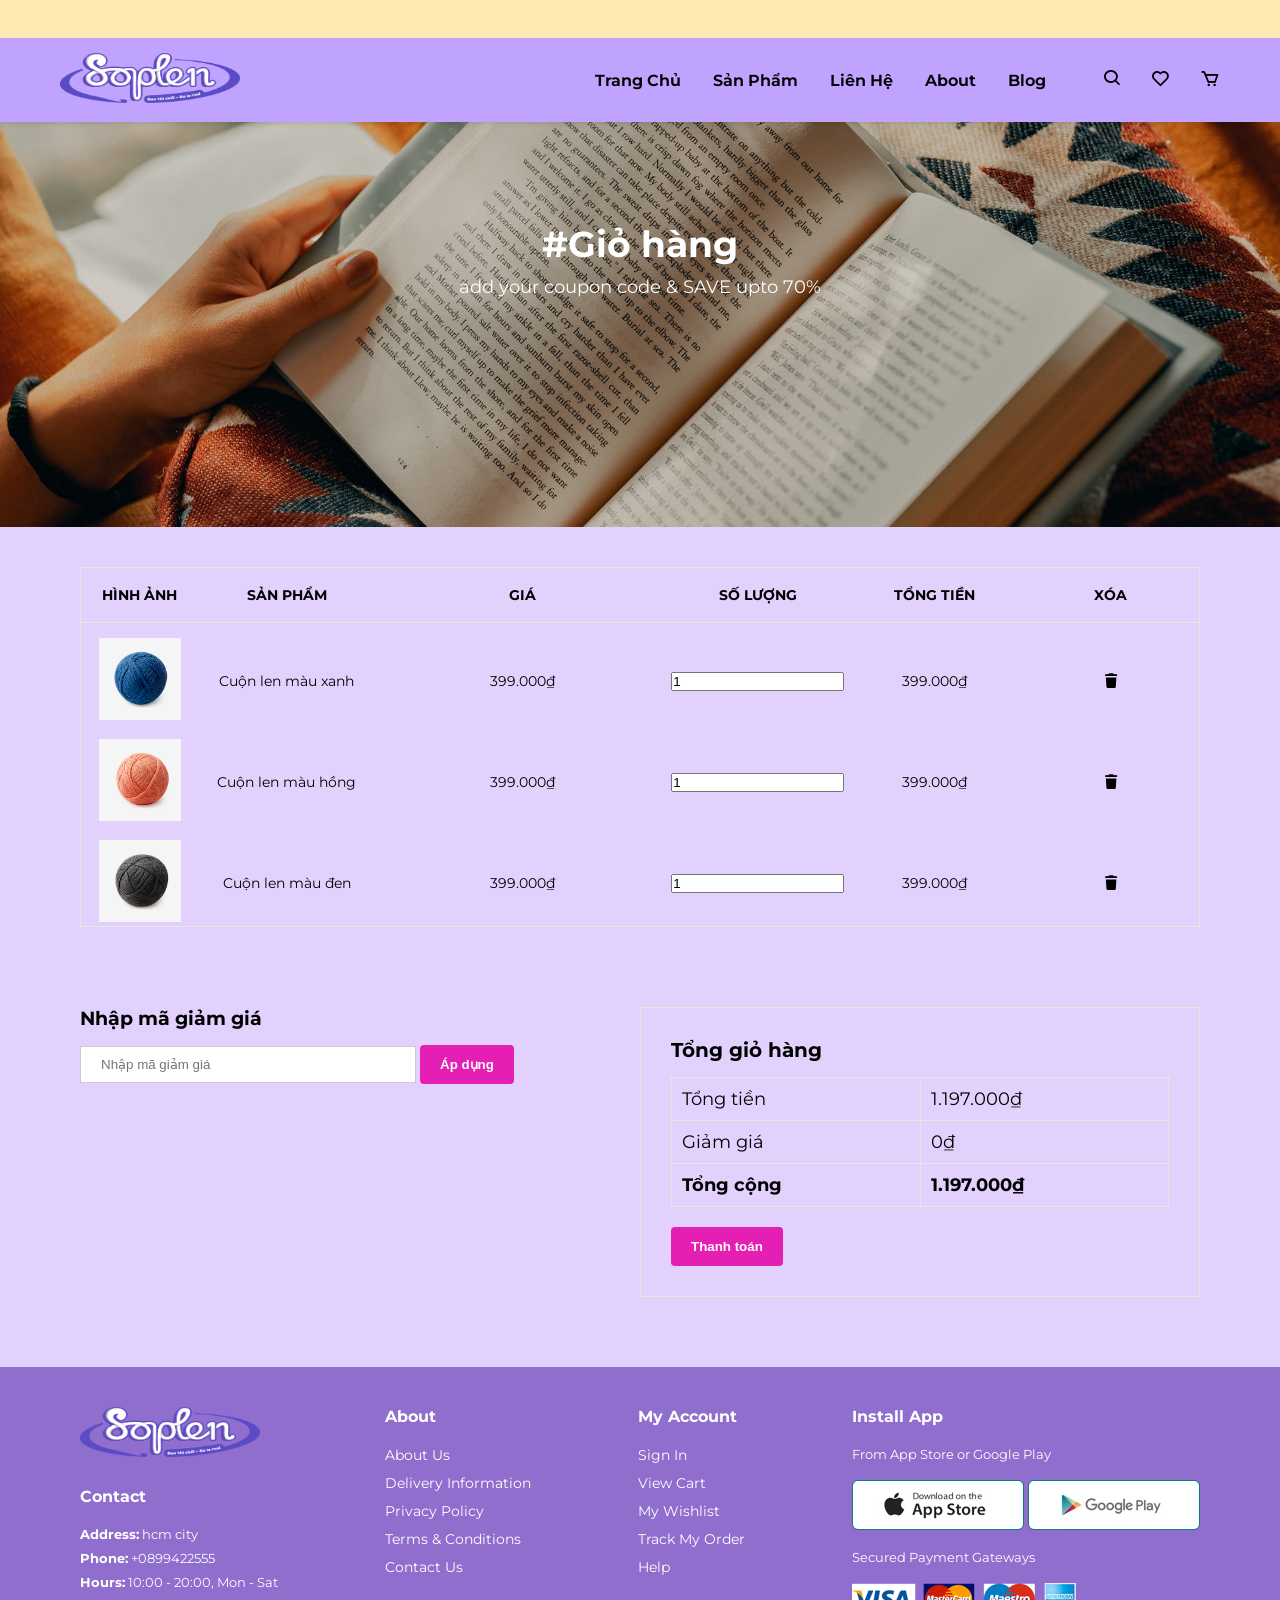
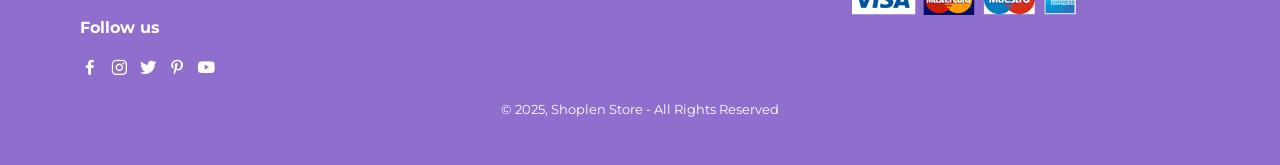
<file: cart.html>
<!DOCTYPE html>
<html lang="en">
    <head>
        <meta charset="UTF-8" />
        <meta name="viewport" content="width=device-width, initial-scale=1.0" />
        <title>Giỏ hàng</title>
        <link rel="icon" href="favicon.ico" />
        <link rel="stylesheet" href="./style.css" />
        <link rel="stylesheet" href="https://unpkg.com/boxicons@latest/css/boxicons.min.css" />
        <link rel="stylesheet" href="https://cdnjs.cloudflare.com/ajax/libs/font-awesome/6.5.0/css/all.min.css" />
    </head>
    <body>
        <!-- 🔶 Thanh thông báo chạy -->
        <section>
            <div class="marquee-bar">
                <div class="marquee-text">
                    ❄️ ProCOOL NEW GEN - MAX LẠNH PRO HƠN &nbsp;&nbsp;&nbsp; 🚚 Miễn phí vận chuyển đơn từ 399K
                    &nbsp;&nbsp;&nbsp; 💥 Đổi trả dễ dàng trong 7 ngày &nbsp;&nbsp;&nbsp; 🔥 Hàng mới về mỗi tuần
                    &nbsp;&nbsp;&nbsp; ❄️ ProCOOL NEW GEN - MAX LẠNH PRO HƠN &nbsp;&nbsp;&nbsp; 🚚 Miễn phí vận chuyển
                    đơn từ 399K &nbsp;&nbsp;&nbsp; 💥 Đổi trả dễ dàng trong 7 ngày &nbsp;&nbsp;&nbsp; 🔥 Hàng mới về mỗi
                    tuần
                </div>
            </div>
        </section>
        <!-- Thanh header -->
        <section id="main-header">
            <!-- Logo -->
            <a href="index.html"><img height="50" width="180" src="./img/logo.png" alt="logo" /></a>
            <div>
                <ul id="nav-menu">
                    <li><a href="index.html">Trang Chủ</a></li>
                    <li><a href="product.html">Sản Phẩm</a></li>
                    <li><a href="contact.html">Liên Hệ</a></li>
                    <li><a href="about.html">About</a></li>
                    <li><a href="blog.html">Blog</a></li>
                    <!-- <li>
                        <a href="#" class="icon-btn" title="Tìm kiếm"><i class="bx bx-search"></i></a>
                        <a href="love.html" class="icon-btn" title="Yêu thích"><i class="bx bx-heart"></i></a>
                        <a href="cart.html" class="icon-btn" title="Giỏ hàng"><i class="bx bx-cart"></i></a>
                    </li> -->
                    <li>
                        <a href="#" class="icon-btn" title="Tìm kiếm"><i class="bx bx-search"></i></a>

                        <a href="love.html" class="icon-btn" title="Yêu thích">
                            <span class="icon-wrapper">
                                <i class="bx bx-heart"></i>
                                <span class="badge">0</span>
                            </span>
                        </a>

                        <a href="cart.html" class="icon-btn" title="Giỏ hàng">
                            <span class="icon-wrapper">
                                <i class="bx bx-cart"></i>
                                <span class="badge">0</span>
                            </span>
                        </a>
                    </li>
                </ul>
            </div>
            <!-- <div id="mobile">
                <a href="cart.html" class="icon-btn" title="Giỏ hàng">
                    <span class="icon-wrapper">
                        <i class="bx bx-cart"></i>
                        <span class="badge">0</span>
                    </span>
                </a>
                <i id="bar" class="bx bx-menu"></i>
            </div> -->
        </section>
        <section id="page-header" class="about-header">
            <h2>#Giỏ hàng</h2>
            <p>add your coupon code & SAVE upto 70%</p>
        </section>
        <!-- 🔶 Giỏ hàng -->
         <section id="cart" class="section-p1">
            <table width="100%">
                <thead>
                    <tr>
                        <td>Hình ảnh</td>
                        <td>Sản phẩm</td>
                        <td>Giá</t>
                        <td>Số lượng</t>
                        <td>Tổng tiền</td>
                        <td>Xóa</td>
                    </tr>
                </thead>
                <tbody>
                    <tr>
                        <td><img src="./img/sanpham/Group 13.png" alt="" /></td>
                        <td>Cuộn len màu xanh</td>
                        <td>399.000₫</td>
                        <td><input type="number" value="1" min="1" /></td>
                        <td>399.000₫</td>
                        <td><i class="fa-solid fa-trash"></i></td>
                    </tr>
                    <tr>
                        <td><img src="./img/sanpham/Group 14.png" alt="" /></td>
                        <td>Cuộn len màu hồng</td>
                        <td>399.000₫</td>
                        <td><input type="number" value="1" min="1" /></td>
                        <td>399.000₫</td>
                        <td><i class="fa-solid fa-trash"></i></td>
                    </tr>
                    <tr>
                        <td><img src="./img/sanpham/Group 15.png" alt="" /></td>
                        <td>Cuộn len màu đen</td>
                        <td>399.000₫</td>
                        <td><input type="number" value="1" min="1" /></td>
                        <td>399.000₫</td>
                        <td><i class="fa-solid fa-trash"></i></td>
                    </tr>
                    <!-- Thêm các sản phẩm khác nếu cần -->
                </tbody>
            </table>
         </section>
         <section id="cart-add" class="section-p1">
            <div id="coupon">
                <h3>Nhập mã giảm giá</h3>
                <div>
                    <input type="text" placeholder="Nhập mã giảm giá" />
                    <button class="normal">Áp dụng</button>
                </div>
            </div>
            <div id="cart-total">
                <h3>Tổng giỏ hàng</h3>
                <table>
                    <tr>
                        <td>Tổng tiền</td>
                        <td>1.197.000₫</td>
                    </tr>
                    <tr>
                        <td>Giảm giá</td>
                        <td>0₫</td>
                    </tr>
                    <tr class="total">
                        <td><strong>Tổng cộng</strong></td>
                        <td><strong>1.197.000₫</strong></td>
                    </tr>
                </table>
                <button class="normal">Thanh toán</button>
            </div>
         </section>
        <!-- 🔶 Footer -->
        <footer class="section-p1">
            <div class="col">
                <img class="logo" height="50" width="180" src="./img/logo.png" alt="" />
                <h4>Contact</h4>
                <p><strong>Address:</strong> hcm city</p>
                <p><strong>Phone:</strong> +0899422555</p>
                <p><strong>Hours:</strong> 10:00 - 20:00, Mon - Sat</p>

                <div class="follow">
                    <h4>Follow us</h4>
                    <div class="icon">
                        <i class="bx bxl-facebook"></i>
                        <i class="bx bxl-instagram"></i>
                        <i class="bx bxl-twitter"></i>
                        <i class="bx bxl-pinterest-alt"></i>
                        <i class="bx bxl-youtube"></i>
                    </div>
                </div>
            </div>
            <div class="col">
                <h4>About</h4>
                <a href="#">About Us</a>
                <a href="#">Delivery Information</a>
                <a href="#">Privacy Policy</a>
                <a href="#">Terms & Conditions</a>
                <a href="#">Contact Us</a>
            </div>

            <div class="col">
                <h4>My Account</h4>
                <a href="#">Sign In</a>
                <a href="#">View Cart</a>
                <a href="#">My Wishlist</a>
                <a href="#">Track My Order</a>
                <a href="#">Help</a>
            </div>

            <div class="col install">
                <h4>Install App</h4>
                <p>From App Store or Google Play</p>
                <div class="row">
                    <img src="./img/pay/app.jpg" alt="" />
                    <img src="./img/pay/play.jpg" alt="" />
                </div>
                <p>Secured Payment Gateways</p>
                <img src="./img/pay/pay.png" alt="" />
            </div>
            <div class="copyright">
                <p>© 2025, Shoplen Store - All Rights Reserved</p>
            </div>
        </footer>
    </body>
</html>
</file>
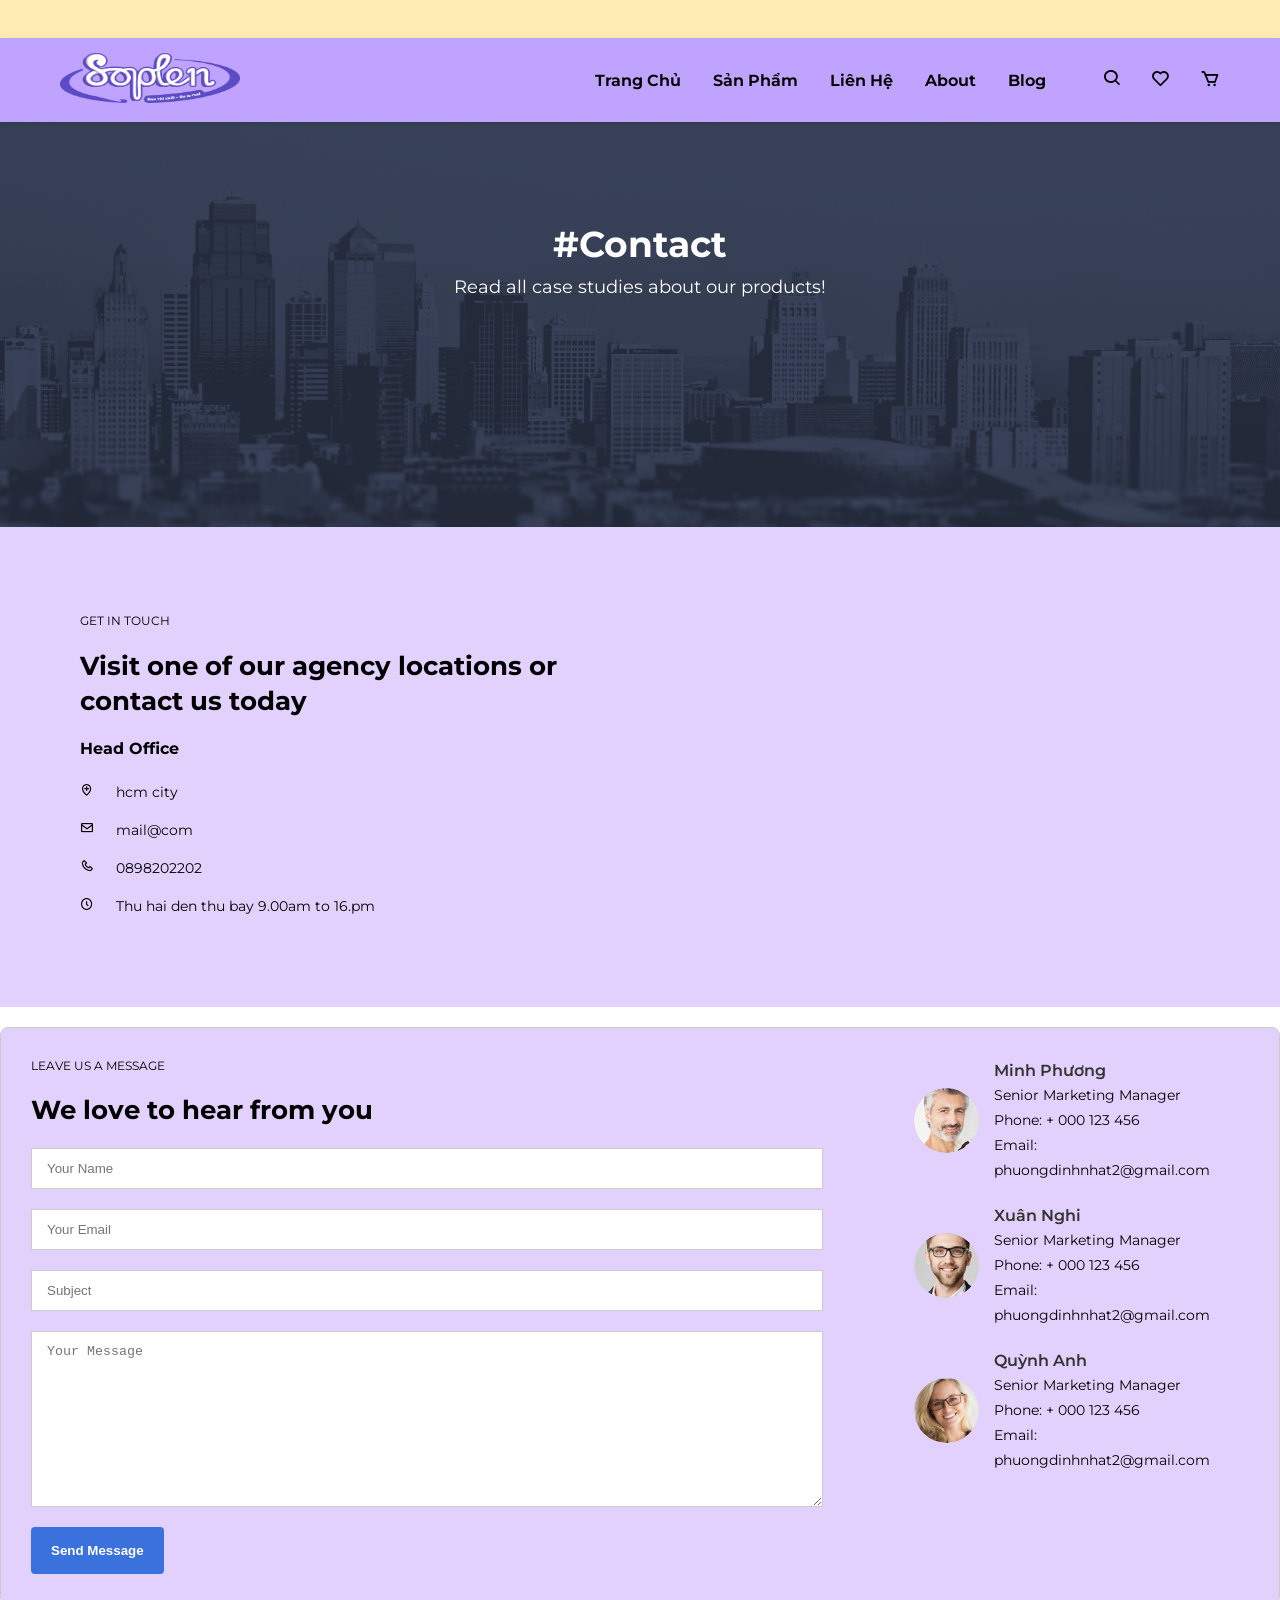
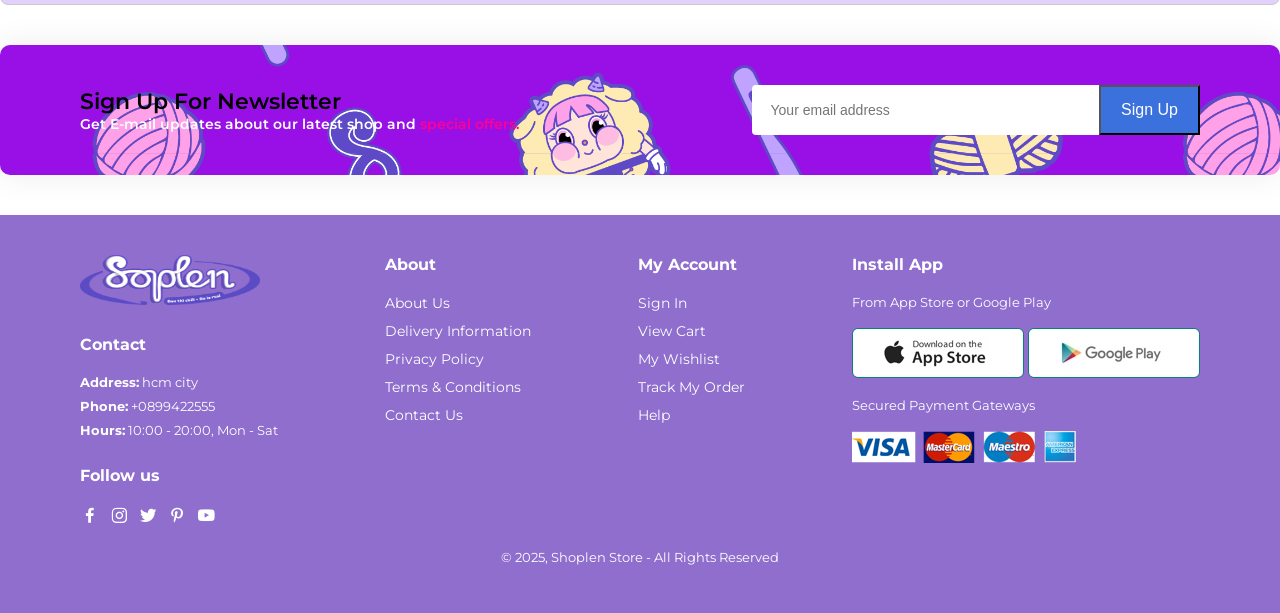
<file: contact.html>
<!DOCTYPE html>
<html lang="en">
    <head>
        <meta charset="UTF-8" />
        <meta name="viewport" content="width=device-width, initial-scale=1.0" />
        <title>contact</title>
        <link rel="icon" href="favicon.ico" />
        <link rel="stylesheet" href="./style.css" />
        <link rel="stylesheet" href="https://unpkg.com/boxicons@latest/css/boxicons.min.css" />
        <link rel="stylesheet" href="https://cdnjs.cloudflare.com/ajax/libs/font-awesome/6.5.0/css/all.min.css" />
    </head>
    <body>
        <!-- 🔶 Thanh thông báo chạy -->
        <section>
            <div class="marquee-bar">
                <div class="marquee-text">
                    ❄️ ProCOOL NEW GEN - MAX LẠNH PRO HƠN &nbsp;&nbsp;&nbsp; 🚚 Miễn phí vận chuyển đơn từ 399K
                    &nbsp;&nbsp;&nbsp; 💥 Đổi trả dễ dàng trong 7 ngày &nbsp;&nbsp;&nbsp; 🔥 Hàng mới về mỗi tuần
                    &nbsp;&nbsp;&nbsp; ❄️ ProCOOL NEW GEN - MAX LẠNH PRO HƠN &nbsp;&nbsp;&nbsp; 🚚 Miễn phí vận chuyển
                    đơn từ 399K &nbsp;&nbsp;&nbsp; 💥 Đổi trả dễ dàng trong 7 ngày &nbsp;&nbsp;&nbsp; 🔥 Hàng mới về mỗi
                    tuần
                </div>
            </div>
        </section>
        <!-- Thanh header -->
        <section id="main-header">
            <!-- Logo -->
            <a href="index.html"><img height="50" width="180" src="./img/logo.png" alt="logo" /></a>
            <div>
                <ul id="nav-menu">
                    <li><a href="index.html">Trang Chủ</a></li>
                    <li><a href="product.html">Sản Phẩm</a></li>

                    <!-- <li><a href="newproduct.html">Hàng Mới</a></li> -->
                    <li><a href="contact.html">Liên Hệ</a></li>
                    <li><a href="about.html">About</a></li>
                    <li><a href="blog.html">Blog</a></li>
                    <!-- <li>
                        <a href="#" class="icon-btn" title="Tìm kiếm"><i class="bx bx-search"></i></a>
                        <a href="love.html" class="icon-btn" title="Yêu thích"><i class="bx bx-heart"></i></a>
                        <a href="cart.html" class="icon-btn" title="Giỏ hàng"><i class="bx bx-cart"></i></a>
                    </li> -->
                    <li>
                        <a href="#" class="icon-btn" title="Tìm kiếm"><i class="bx bx-search"></i></a>

                        <a href="love.html" class="icon-btn" title="Yêu thích">
                            <span class="icon-wrapper">
                                <i class="bx bx-heart"></i>
                                <span class="badge">0</span>
                            </span>
                        </a>

                        <a href="cart.html" class="icon-btn" title="Giỏ hàng">
                            <span class="icon-wrapper">
                                <i class="bx bx-cart"></i>
                                <span class="badge">0</span>
                            </span>
                        </a>
                    </li>
                </ul>
            </div>
            <!-- <div id="mobile">
                <a href="cart.html" class="icon-btn" title="Giỏ hàng">
                    <span class="icon-wrapper">
                        <i class="bx bx-cart"></i>
                        <span class="badge">0</span>
                    </span>
                </a>
                <i id="bar" class="bx bx-menu"></i>
            </div> -->
        </section>
        <section id="page-header" class="contact-header">
            <h2>#Contact</h2>
            <p>Read all case studies about our products!</p>
        </section>
        <section id="contact-details" class="section-p1 section-m1">
            <div class="details">
                <span>GET IN TOUCH</span>
                <h2>Visit one of our agency locations or contact us today</h2>
                <h3>Head Office</h3>
                <div>
                    <li>
                        <i class="bx bx-location-plus"></i>
                        <p>hcm city</p>
                    </li>
                    <li>
                        <i class="bx bx-envelope"></i>
                        <p>mail@com</p>
                    </li>
                    <li>
                        <i class="bx bx-phone"></i>
                        <p>0898202202</p>
                    </li>
                    <li>
                        <i class="bx bx-time-five"></i>
                        <p>Thu hai den thu bay 9.00am to 16.pm</p>
                    </li>
                </div>
            </div>
            <div class="map">
                <iframe
                    src="https://www.google.com/maps/embed?pb=!1m18!1m12!1m3!1d1600.9723100503145!2d106.6421505260019!3d10.784376247904218!2m3!1f0!2f0!3f0!3m2!1i1024!2i768!4f13.1!3m3!1m2!1s0x31752fe7efcecbd5%3A0xb4734cea965dd333!2zVHLGsOG7nW5nIMSQ4bqhaSBo4buNYyBWxINuIEhp4bq_bg!5e0!3m2!1svi!2s!4v1754234062010!5m2!1svi!2s"
                    width="600"
                    height="450"
                    style="border: 0"
                    allowfullscreen=""
                    loading="lazy"
                    referrerpolicy="no-referrer-when-downgrade"
                ></iframe>
            </div>
        </section>
        <section id="form-details" class="section-p1">
            <form action="">
                <span>LEAVE US A MESSAGE</span>
                <h2>We love to hear from you</h2>
                <input type="text" placeholder="Your Name" />
                <input type="email" placeholder="Your Email" />
                <input type="text" placeholder="Subject" />
                <textarea name="" id="" cols="30" rows="10" placeholder="Your Message"></textarea>
                <button class="normal">Send Message</button>
            </form>
            <div class="people">
                <div>
                    <img src="./img/avatar/1.png" alt="" />
                    <p>
                        <span>Minh Phương</span> Senior Marketing Manager <br />
                        Phone: + 000 123 456 <br />Email: phuongdinhnhat2@gmail.com
                    </p>
                </div>
                <div>
                    <img src="./img/avatar/2.png" alt="" />
                    <p>
                        <span>Xuân Nghi</span> Senior Marketing Manager <br />
                        Phone: + 000 123 456 <br />Email: phuongdinhnhat2@gmail.com
                    </p>
                </div>
                <div>
                    <img src="./img/avatar/3.png" alt="" />
                    <p>
                        <span>Quỳnh Anh</span> Senior Marketing Manager <br />
                        Phone: + 000 123 456 <br />Email: phuongdinhnhat2@gmail.com
                    </p>
                </div>
            </div>
        </section>
        <section id="newsletter" class="section-p1">
            <div class="newstext">
                <h4>Sign Up For Newsletter</h4>
                <p>Get E-mail updates about our latest shop and<span> special offers.</span></p>
            </div>
            <div class="form">
                <input type="text" placeholder="Your email address" />
                <button class="normal">Sign Up</button>
            </div>
        </section>
        <!-- 🔶 Footer -->
        <footer class="section-p1">
            <div class="col">
                <img class="logo" height="50" width="180" src="./img/logo.png" alt="" />
                <h4>Contact</h4>
                <p><strong>Address:</strong> hcm city</p>
                <p><strong>Phone:</strong> +0899422555</p>
                <p><strong>Hours:</strong> 10:00 - 20:00, Mon - Sat</p>

                <div class="follow">
                    <h4>Follow us</h4>
                    <div class="icon">
                        <i class="bx bxl-facebook"></i>
                        <i class="bx bxl-instagram"></i>
                        <i class="bx bxl-twitter"></i>
                        <i class="bx bxl-pinterest-alt"></i>
                        <i class="bx bxl-youtube"></i>
                    </div>
                </div>
            </div>
            <div class="col">
                <h4>About</h4>
                <a href="#">About Us</a>
                <a href="#">Delivery Information</a>
                <a href="#">Privacy Policy</a>
                <a href="#">Terms & Conditions</a>
                <a href="#">Contact Us</a>
            </div>

            <div class="col">
                <h4>My Account</h4>
                <a href="#">Sign In</a>
                <a href="#">View Cart</a>
                <a href="#">My Wishlist</a>
                <a href="#">Track My Order</a>
                <a href="#">Help</a>
            </div>

            <div class="col install">
                <h4>Install App</h4>
                <p>From App Store or Google Play</p>
                <div class="row">
                    <img src="./img/pay/app.jpg" alt="" />
                    <img src="./img/pay/play.jpg" alt="" />
                </div>
                <p>Secured Payment Gateways</p>
                <img src="./img/pay/pay.png" alt="" />
            </div>
            <div class="copyright">
                <p>© 2025, Shoplen Store - All Rights Reserved</p>
            </div>
        </footer>
    </body>
</html>
</file>
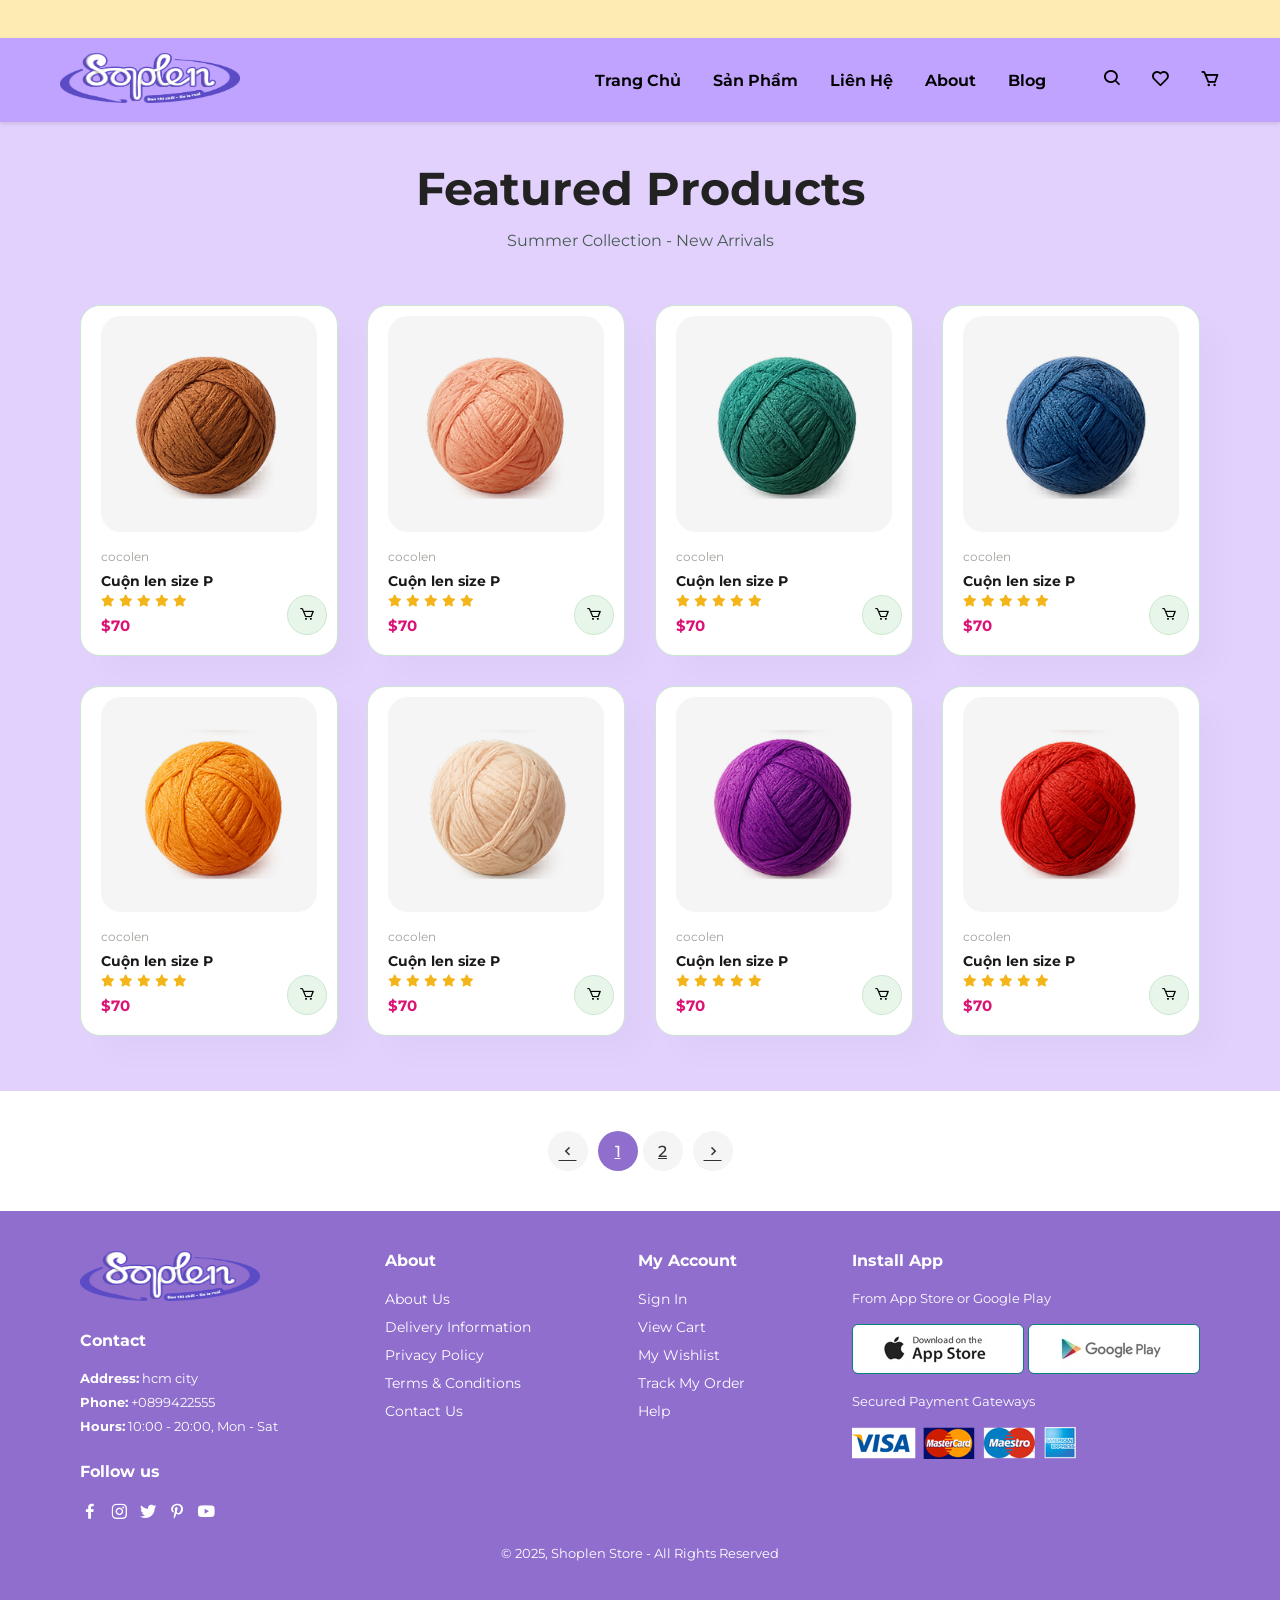
<file: newproduct.html>
<!DOCTYPE html>
<html lang="en">
    <head>
        <meta charset="UTF-8" />
        <meta name="viewport" content="width=device-width, initial-scale=1.0" />
        <title>sản phẩm</title>
        <link rel="icon" href="favicon.ico" />
        <link rel="stylesheet" href="./style.css" />
        <link rel="stylesheet" href="https://unpkg.com/boxicons@latest/css/boxicons.min.css" />
        <link rel="stylesheet" href="https://cdnjs.cloudflare.com/ajax/libs/font-awesome/6.5.0/css/all.min.css" />
        <!-- <style>
            * {
                box-sizing: border-box;
                margin: 0;
                padding: 0;
                font-family: 'Montserrat', sans-serif;
            }
            body {
                background: #fff;
                color: #333;
            }
            .section-p1 {
                padding: 40px 60px;
            }
            h2 {
                font-size: 32px;
                margin-bottom: 10px;
            }
            p {
                font-size: 16px;
                color: #777;
                margin-bottom: 20px;
            }
            .pro-container {
                display: flex;
                flex-wrap: wrap;
                gap: 20px;
                justify-content: space-between;
            }
            .pro {
                width: calc(25% - 15px);
                border: 1px solid #eee;
                padding: 15px;
                border-radius: 12px;
                text-align: center;
                transition: 0.3s;
                cursor: pointer;
            }
            .pro:hover {
                box-shadow: 0 4px 12px rgba(0, 0, 0, 0.1);
            }
            .pro img {
                width: 100%;
                height: auto;
                margin-bottom: 10px;
            }
            .des span {
                font-size: 12px;
                color: rgb(160, 160, 155);
                display: block;
            }
            .des h5 {
                font-size: 14px;
                margin: 8px 0;
                color: #333;
            }
            .star i {
                color: #ffce3e;
                font-size: 12px;
            }
            .des h4 {
                margin-top: 5px;
                font-weight: 600;
                color: #8f6ece;
            }
            .pagination {
                text-align: center;
                margin-top: 30px;
            }
            .pagination button {
                padding: 8px 14px;
                border: 1px solid #ccc;
                margin: 0 4px;
                background: white;
                color: #333;
                cursor: pointer;
                border-radius: 6px;
                transition: 0.3s;
            }
            .pagination button:hover,
            .pagination button.active {
                background: #8f6ece;
                color: white;
            }
            @media screen and (max-width: 992px) {
                .pro {
                    width: calc(33.333% - 14px);
                }
            }
            @media screen and (max-width: 768px) {
                .pro {
                    width: calc(50% - 10px);
                }
            }
            @media screen and (max-width: 480px) {
                .pro {
                    width: 100%;
                }
            }
        </style> -->
    </head>
    <body>
        <!-- 🔶 Thanh thông báo chạy -->
        <section>
            <div class="marquee-bar">
                <div class="marquee-text">
                    ❄️ ProCOOL NEW GEN - MAX LẠNH PRO HƠN &nbsp;&nbsp;&nbsp; 🚚 Miễn phí vận chuyển đơn từ 399K
                    &nbsp;&nbsp;&nbsp; 💥 Đổi trả dễ dàng trong 7 ngày &nbsp;&nbsp;&nbsp; 🔥 Hàng mới về mỗi tuần
                    &nbsp;&nbsp;&nbsp; ❄️ ProCOOL NEW GEN - MAX LẠNH PRO HƠN &nbsp;&nbsp;&nbsp; 🚚 Miễn phí vận chuyển
                    đơn từ 399K &nbsp;&nbsp;&nbsp; 💥 Đổi trả dễ dàng trong 7 ngày &nbsp;&nbsp;&nbsp; 🔥 Hàng mới về mỗi
                    tuần
                </div>
            </div>
        </section>
        <!-- Thanh header -->
        <section id="main-header">
            <!-- Logo -->
            <a href="index.html"><img height="50" width="180" src="./img/logo.png" alt="logo" /></a>
            <div>
                <ul id="nav-menu">
                    <li><a href="index.html">Trang Chủ</a></li>
                    <li><a href="product.html">Sản Phẩm</a></li>
                    <!-- <li><a href="product.html">Sản Phẩm</a></li> -->
                    <!-- <li><a href="newproduct.html">Hàng Mới</a></li> -->
                    <li><a href="contact.html">Liên Hệ</a></li>
                    <li><a href="about.html">About</a></li>
                    <li><a href="blog.html">Blog</a></li>
                    <!-- <li>
                        <a href="#" class="icon-btn" title="Tìm kiếm"><i class="bx bx-search"></i></a>
                        <a href="love.html" class="icon-btn" title="Yêu thích"><i class="bx bx-heart"></i></a>
                        <a href="cart.html" class="icon-btn" title="Giỏ hàng"><i class="bx bx-cart"></i></a>
                    </li> -->
                    <li>
                        <a href="#" class="icon-btn" title="Tìm kiếm"><i class="bx bx-search"></i></a>

                        <a href="love.html" class="icon-btn" title="Yêu thích">
                            <span class="icon-wrapper">
                                <i class="bx bx-heart"></i>
                                <span class="badge">0</span>
                            </span>
                        </a>

                        <a href="cart.html" class="icon-btn" title="Giỏ hàng">
                            <span class="icon-wrapper">
                                <i class="bx bx-cart"></i>
                                <span class="badge">0</span>
                            </span>
                        </a>
                    </li>
                </ul>
            </div>
            <!-- <div id="mobile">
                <a href="cart.html" class="icon-btn" title="Giỏ hàng">
                    <span class="icon-wrapper">
                        <i class="bx bx-cart"></i>
                        <span class="badge">0</span>
                    </span>
                </a>
                <i id="bar" class="bx bx-menu"></i>
            </div> -->
        </section>
        <!-- 🔶 Sản phẩm -->
        <section id="product1" class="section-p1">
            <h2>Featured Products</h2>
            <p>Summer Collection - New Arrivals</p>
            <div class="pro-container">
                <div class="pro" onclick="window.location.href='productdetails.html';" style="cursor: pointer">
                    <img src="./img/sanpham/Group 1.png " alt="" />
                    <div class="des">
                        <span style="color: rgb(160, 160, 155)">cocolen</span>
                        <h5>Cuộn len size P</h5>
                        <div class="star">
                            <i class="fas fa-star"></i>
                            <i class="fas fa-star"></i>
                            <i class="fas fa-star"></i>
                            <i class="fas fa-star"></i>
                            <i class="fas fa-star"></i>
                        </div>
                        <h4>$70</h4>
                    </div>
                    <!-- <a href="#"><i class="fa-solid fa-cart-shopping" style="color:blueviolet;"></i></a> -->
                    <!-- <img width="10" height="10" src="https://theme.hstatic.net/1000360022/1001315729/14/shopping-cart.svg?v=14680" alt=""> -->
                    <a href="#" class="cart"
                        ><i class="bx bx-cart" style="color: black; width: 20px height 20px"></i>
                    </a>
                </div>
                <div class="pro" onclick="window.location.href='productdetails.html';" style="cursor: pointer">
                    <img src="./img/sanpham/Group 2.png" alt="" />
                    <div class="des">
                        <span style="color: rgb(160, 160, 155)">cocolen</span>
                        <h5>Cuộn len size P</h5>
                        <div class="star">
                            <i class="fas fa-star"></i>
                            <i class="fas fa-star"></i>
                            <i class="fas fa-star"></i>
                            <i class="fas fa-star"></i>
                            <i class="fas fa-star"></i>
                        </div>
                        <h4>$70</h4>
                    </div>
                    <!-- <a href="#"><i class="fa-solid fa-cart-shopping" style="color:blueviolet;"></i></a> -->
                    <!-- <img width="10" height="10" src="https://theme.hstatic.net/1000360022/1001315729/14/shopping-cart.svg?v=14680" alt=""> -->
                    <a href="#" class="cart"
                        ><i class="bx bx-cart" style="color: black; width: 20px height 20px"></i>
                    </a>
                </div>
                <div class="pro" onclick="window.location.href='productdetails.html';" style="cursor: pointer">
                    <img src="./img/sanpham/Group 3.png" alt="" />
                    <div class="des">
                        <span style="color: rgb(160, 160, 155)">cocolen</span>
                        <h5>Cuộn len size P</h5>
                        <div class="star">
                            <i class="fas fa-star"></i>
                            <i class="fas fa-star"></i>
                            <i class="fas fa-star"></i>
                            <i class="fas fa-star"></i>
                            <i class="fas fa-star"></i>
                        </div>
                        <h4>$70</h4>
                    </div>
                    <!-- <a href="#"><i class="fa-solid fa-cart-shopping" style="color:blueviolet;"></i></a> -->
                    <!-- <img width="10" height="10" src="https://theme.hstatic.net/1000360022/1001315729/14/shopping-cart.svg?v=14680" alt=""> -->
                    <a href="#" class="cart"
                        ><i class="bx bx-cart" style="color: black; width: 20px height 20px"></i>
                    </a>
                </div>
                <div class="pro" onclick="window.location.href='productdetails.html';" style="cursor: pointer">
                    <img src="./img/sanpham/Group 4.png" alt="" />
                    <div class="des">
                        <span style="color: rgb(160, 160, 155)">cocolen</span>
                        <h5>Cuộn len size P</h5>
                        <div class="star">
                            <i class="fas fa-star"></i>
                            <i class="fas fa-star"></i>
                            <i class="fas fa-star"></i>
                            <i class="fas fa-star"></i>
                            <i class="fas fa-star"></i>
                        </div>
                        <h4>$70</h4>
                    </div>
                    <!-- <a href="#"><i class="fa-solid fa-cart-shopping" style="color:blueviolet;"></i></a> -->
                    <!-- <img width="10" height="10" src="https://theme.hstatic.net/1000360022/1001315729/14/shopping-cart.svg?v=14680" alt=""> -->
                    <a href="#" class="cart"
                        ><i class="bx bx-cart" style="color: black; width: 20px height 20px"></i>
                    </a>
                </div>
                <div class="pro" onclick="window.location.href='productdetails.html';" style="cursor: pointer">
                    <img src="./img/sanpham/Group 5.png" alt="" />
                    <div class="des">
                        <span style="color: rgb(160, 160, 155)">cocolen</span>
                        <h5>Cuộn len size P</h5>
                        <div class="star">
                            <i class="fas fa-star"></i>
                            <i class="fas fa-star"></i>
                            <i class="fas fa-star"></i>
                            <i class="fas fa-star"></i>
                            <i class="fas fa-star"></i>
                        </div>
                        <h4>$70</h4>
                    </div>
                    <!-- <a href="#"><i class="fa-solid fa-cart-shopping" style="color:blueviolet;"></i></a> -->
                    <!-- <img width="10" height="10" src="https://theme.hstatic.net/1000360022/1001315729/14/shopping-cart.svg?v=14680" alt=""> -->
                    <a href="#" class="cart"
                        ><i class="bx bx-cart" style="color: black; width: 20px height 20px"></i>
                    </a>
                </div>
                <div class="pro" onclick="window.location.href='productdetails.html';" style="cursor: pointer">
                    <img src="./img/sanpham/Group 6.png" alt="" />
                    <div class="des">
                        <span style="color: rgb(160, 160, 155)">cocolen</span>
                        <h5>Cuộn len size P</h5>
                        <div class="star">
                            <i class="fas fa-star"></i>
                            <i class="fas fa-star"></i>
                            <i class="fas fa-star"></i>
                            <i class="fas fa-star"></i>
                            <i class="fas fa-star"></i>
                        </div>
                        <h4>$70</h4>
                    </div>
                    <!-- <a href="#"><i class="fa-solid fa-cart-shopping" style="color:blueviolet;"></i></a> -->
                    <!-- <img width="10" height="10" src="https://theme.hstatic.net/1000360022/1001315729/14/shopping-cart.svg?v=14680" alt=""> -->
                    <a href="#" class="cart"
                        ><i class="bx bx-cart" style="color: black; width: 20px height 20px"></i>
                    </a>
                </div>
                <div class="pro" onclick="window.location.href='productdetails.html';" style="cursor: pointer">
                    <img src="./img/sanpham/Group 7.png" alt="" />
                    <div class="des">
                        <span style="color: rgb(160, 160, 155)">cocolen</span>
                        <h5>Cuộn len size P</h5>
                        <div class="star">
                            <i class="fas fa-star"></i>
                            <i class="fas fa-star"></i>
                            <i class="fas fa-star"></i>
                            <i class="fas fa-star"></i>
                            <i class="fas fa-star"></i>
                        </div>
                        <h4>$70</h4>
                    </div>
                    <!-- <a href="#"><i class="fa-solid fa-cart-shopping" style="color:blueviolet;"></i></a> -->
                    <!-- <img width="10" height="10" src="https://theme.hstatic.net/1000360022/1001315729/14/shopping-cart.svg?v=14680" alt=""> -->
                    <a href="#" class="cart"
                        ><i class="bx bx-cart" style="color: black; width: 20px height 20px"></i>
                    </a>
                </div>
                <div class="pro" onclick="window.location.href='productdetails.html';" style="cursor: pointer">
                    <img src="./img/sanpham/Group 8.png" alt="" />
                    <div class="des">
                        <span style="color: rgb(160, 160, 155)">cocolen</span>
                        <h5>Cuộn len size P</h5>
                        <div class="star">
                            <i class="fas fa-star"></i>
                            <i class="fas fa-star"></i>
                            <i class="fas fa-star"></i>
                            <i class="fas fa-star"></i>
                            <i class="fas fa-star"></i>
                        </div>
                        <h4>$70</h4>
                    </div>
                    <!-- <a href="#"><i class="fa-solid fa-cart-shopping" style="color:blueviolet;"></i></a> -->
                    <!-- <img width="10" height="10" src="https://theme.hstatic.net/1000360022/1001315729/14/shopping-cart.svg?v=14680" alt=""> -->
                    <a href="#" class="cart"
                        ><i class="bx bx-cart" style="color: black; width: 20px height 20px"></i>
                    </a>
                </div>
                <div class="pro" onclick="window.location.href='productdetails.html';" style="cursor: pointer">
                    <img src="./img/sanpham/Group 9.png " alt="" />
                    <div class="des">
                        <span style="color: rgb(160, 160, 155)">cocolen</span>
                        <h5>Cuộn len size P</h5>
                        <div class="star">
                            <i class="fas fa-star"></i>
                            <i class="fas fa-star"></i>
                            <i class="fas fa-star"></i>
                            <i class="fas fa-star"></i>
                            <i class="fas fa-star"></i>
                        </div>
                        <h4>$70</h4>
                    </div>
                    <!-- <a href="#"><i class="fa-solid fa-cart-shopping" style="color:blueviolet;"></i></a> -->
                    <!-- <img width="10" height="10" src="https://theme.hstatic.net/1000360022/1001315729/14/shopping-cart.svg?v=14680" alt=""> -->
                    <a href="#" class="cart"
                        ><i class="bx bx-cart" style="color: black; width: 20px height 20px"></i>
                    </a>
                </div>
                <div class="pro" onclick="window.location.href='productdetails.html';" style="cursor: pointer">
                    <img src="./img/sanpham/Group 10.png" alt="" />
                    <div class="des">
                        <span style="color: rgb(160, 160, 155)">cocolen</span>
                        <h5>Cuộn len size P</h5>
                        <div class="star">
                            <i class="fas fa-star"></i>
                            <i class="fas fa-star"></i>
                            <i class="fas fa-star"></i>
                            <i class="fas fa-star"></i>
                            <i class="fas fa-star"></i>
                        </div>
                        <h4>$70</h4>
                    </div>
                    <!-- <a href="#"><i class="fa-solid fa-cart-shopping" style="color:blueviolet;"></i></a> -->
                    <!-- <img width="10" height="10" src="https://theme.hstatic.net/1000360022/1001315729/14/shopping-cart.svg?v=14680" alt=""> -->
                    <a href="#" class="cart"
                        ><i class="bx bx-cart" style="color: black; width: 20px height 20px"></i>
                    </a>
                </div>
                <div class="pro" onclick="window.location.href='productdetails.html';" style="cursor: pointer">
                    <img src="./img/sanpham/Group 11.png" alt="" />
                    <div class="des">
                        <span style="color: rgb(160, 160, 155)">cocolen</span>
                        <h5>Cuộn len size P</h5>
                        <div class="star">
                            <i class="fas fa-star"></i>
                            <i class="fas fa-star"></i>
                            <i class="fas fa-star"></i>
                            <i class="fas fa-star"></i>
                            <i class="fas fa-star"></i>
                        </div>
                        <h4>$70</h4>
                    </div>
                    <!-- <a href="#"><i class="fa-solid fa-cart-shopping" style="color:blueviolet;"></i></a> -->
                    <!-- <img width="10" height="10" src="https://theme.hstatic.net/1000360022/1001315729/14/shopping-cart.svg?v=14680" alt=""> -->
                    <a href="#" class="cart"
                        ><i class="bx bx-cart" style="color: black; width: 20px height 20px"></i>
                    </a>
                </div>
                <div class="pro" onclick="window.location.href='productdetails.html';" style="cursor: pointer">
                    <img src="./img/sanpham/Group 12.png" alt="" />
                    <div class="des">
                        <span style="color: rgb(160, 160, 155)">cocolen</span>
                        <h5>Cuộn len size P</h5>
                        <div class="star">
                            <i class="fas fa-star"></i>
                            <i class="fas fa-star"></i>
                            <i class="fas fa-star"></i>
                            <i class="fas fa-star"></i>
                            <i class="fas fa-star"></i>
                        </div>
                        <h4>$70</h4>
                    </div>
                    <!-- <a href="#"><i class="fa-solid fa-cart-shopping" style="color:blueviolet;"></i></a> -->
                    <!-- <img width="10" height="10" src="https://theme.hstatic.net/1000360022/1001315729/14/shopping-cart.svg?v=14680" alt=""> -->
                    <a href="#" class="cart"
                        ><i class="bx bx-cart" style="color: black; width: 20px height 20px"></i>
                    </a>
                </div>
                <div class="pro" onclick="window.location.href='productdetails.html';" style="cursor: pointer">
                    <img src="./img/sanpham/Group 13.png" alt="" />
                    <div class="des">
                        <span style="color: rgb(160, 160, 155)">cocolen</span>
                        <h5>Cuộn len size P</h5>
                        <div class="star">
                            <i class="fas fa-star"></i>
                            <i class="fas fa-star"></i>
                            <i class="fas fa-star"></i>
                            <i class="fas fa-star"></i>
                            <i class="fas fa-star"></i>
                        </div>
                        <h4>$70</h4>
                    </div>
                    <!-- <a href="#"><i class="fa-solid fa-cart-shopping" style="color:blueviolet;"></i></a> -->
                    <!-- <img width="10" height="10" src="https://theme.hstatic.net/1000360022/1001315729/14/shopping-cart.svg?v=14680" alt=""> -->
                    <a href="#" class="cart"
                        ><i class="bx bx-cart" style="color: black; width: 20px height 20px"></i>
                    </a>
                </div>
                <div class="pro" onclick="window.location.href='productdetails.html';" style="cursor: pointer">
                    <img src="./img/sanpham/Group 14.png" alt="" />
                    <div class="des">
                        <span style="color: rgb(160, 160, 155)">cocolen</span>
                        <h5>Cuộn len size P</h5>
                        <div class="star">
                            <i class="fas fa-star"></i>
                            <i class="fas fa-star"></i>
                            <i class="fas fa-star"></i>
                            <i class="fas fa-star"></i>
                            <i class="fas fa-star"></i>
                        </div>
                        <h4>$70</h4>
                    </div>
                    <!-- <a href="#"><i class="fa-solid fa-cart-shopping" style="color:blueviolet;"></i></a> -->
                    <!-- <img width="10" height="10" src="https://theme.hstatic.net/1000360022/1001315729/14/shopping-cart.svg?v=14680" alt=""> -->
                    <a href="#" class="cart"
                        ><i class="bx bx-cart" style="color: black; width: 20px height 20px"></i>
                    </a>
                </div>
                <div class="pro" onclick="window.location.href='productdetails.html';" style="cursor: pointer">
                    <img src="./img/sanpham/Group 15.png" alt="" />
                    <div class="des">
                        <span style="color: rgb(160, 160, 155)">cocolen</span>
                        <h5>Cuộn len size P</h5>
                        <div class="star">
                            <i class="fas fa-star"></i>
                            <i class="fas fa-star"></i>
                            <i class="fas fa-star"></i>
                            <i class="fas fa-star"></i>
                            <i class="fas fa-star"></i>
                        </div>
                        <h4>$70</h4>
                    </div>
                    <!-- <a href="#"><i class="fa-solid fa-cart-shopping" style="color:blueviolet;"></i></a> -->
                    <!-- <img width="10" height="10" src="https://theme.hstatic.net/1000360022/1001315729/14/shopping-cart.svg?v=14680" alt=""> -->
                    <a href="#" class="cart"
                        ><i class="bx bx-cart" style="color: black; width: 20px height 20px"></i>
                    </a>
                </div>
                <div class="pro" onclick="window.location.href='productdetails.html';" style="cursor: pointer">
                    <img src="./img/sanpham/Group 16.png" alt="" />
                    <div class="des">
                        <span style="color: rgb(160, 160, 155)">cocolen</span>
                        <h5>Cuộn len size P</h5>
                        <div class="star">
                            <i class="fas fa-star"></i>
                            <i class="fas fa-star"></i>
                            <i class="fas fa-star"></i>
                            <i class="fas fa-star"></i>
                            <i class="fas fa-star"></i>
                        </div>
                        <h4>$70</h4>
                    </div>
                    <!-- <a href="#"><i class="fa-solid fa-cart-shopping" style="color:blueviolet;"></i></a> -->
                    <!-- <img width="10" height="10" src="https://theme.hstatic.net/1000360022/1001315729/14/shopping-cart.svg?v=14680" alt=""> -->
                    <a href="#" class="cart"
                        ><i class="bx bx-cart" style="color: black; width: 20px height 20px"></i>
                    </a>
                </div>
            </div>
            <!-- Nút phân trang -->
            <!-- <div class="pagination" id="pagination"></div> -->
        </section>
        <!-- 🔶 Nút phân trang -->
        <div class="pagination">
            <a href="#" class="page-nav prev"><i class="bx bx-chevron-left"></i></a>
            <div class="page-numbers">
                <a href="#" class="page-number active">1</a>
                <a href="#" class="page-number">2</a>
                <a href="#" class="page-number">3</a>
                <span class="page-dots">...</span>
                <a href="#" class="page-number">5</a>
            </div>
            <a href="#" class="page-nav next"><i class="bx bx-chevron-right"></i></a>
        </div>
        <!-- 🔶 Footer -->
        <footer class="section-p1">
            <div class="col">
                <img class="logo" height="50" width="180" src="/img/logo.png" alt="" />
                <h4>Contact</h4>
                <p><strong>Address:</strong> hcm city</p>
                <p><strong>Phone:</strong> +0899422555</p>
                <p><strong>Hours:</strong> 10:00 - 20:00, Mon - Sat</p>

                <div class="follow">
                    <h4>Follow us</h4>
                    <div class="icon">
                        <i class="bx bxl-facebook"></i>
                        <i class="bx bxl-instagram"></i>
                        <i class="bx bxl-twitter"></i>
                        <i class="bx bxl-pinterest-alt"></i>
                        <i class="bx bxl-youtube"></i>
                    </div>
                </div>
            </div>
            <div class="col">
                <h4>About</h4>
                <a href="#">About Us</a>
                <a href="#">Delivery Information</a>
                <a href="#">Privacy Policy</a>
                <a href="#">Terms & Conditions</a>
                <a href="#">Contact Us</a>
            </div>

            <div class="col">
                <h4>My Account</h4>
                <a href="#">Sign In</a>
                <a href="#">View Cart</a>
                <a href="#">My Wishlist</a>
                <a href="#">Track My Order</a>
                <a href="#">Help</a>
            </div>

            <div class="col install">
                <h4>Install App</h4>
                <p>From App Store or Google Play</p>
                <div class="row">
                    <img src="./img/pay/app.jpg" alt="" />
                    <img src="./img/pay/play.jpg" alt="" />
                </div>
                <p>Secured Payment Gateways</p>
                <img src="./img/pay/pay.png" alt="" />
            </div>
            <div class="copyright">
                <p>© 2025, Shoplen Store - All Rights Reserved</p>
            </div>
        </footer>
        <script src="./script.js"></script>
        <!-- <script>
            const productList = document.getElementById('product-list');
            const pagination = document.getElementById('pagination');
            const productsPerPage = 12;

            // Tạo danh sách 24 sản phẩm mẫu
            const products = Array.from({ length: 24 }, (_, i) => ({
                name: `Cartoon Astronaut T-shirt ${i + 1}`,
                price: 70 + i,
                img: '/nangnuong/img/cuonlen/Group 1.png'
            }));

            function renderProducts(page) {
                productList.innerHTML = '';
                const start = (page - 1) * productsPerPage;
                const end = start + productsPerPage;

                products.slice(start, end).forEach((product) => {
                    const div = document.createElement('div');
                    div.className = 'pro product-item';
                    div.innerHTML = `
        <img src="${product.img}" alt="${product.name}" />
        <div class="des">
          <span>cocolen</span>
          <h5>${product.name}</h5>
          <div class="star">
            <i class="fas fa-star"></i>
            <i class="fas fa-star"></i>
            <i class="fas fa-star"></i>
            <i class="fas fa-star"></i>
            <i class="fas fa-star"></i>
          </div>
          <h4>$${product.price}</h4>
        </div>`;
                    productList.appendChild(div);
                });
            }

            function setupPagination() {
                pagination.innerHTML = '';
                const totalPages = Math.ceil(products.length / productsPerPage);

                for (let i = 1; i <= totalPages; i++) {
                    const btn = document.createElement('button');
                    btn.textContent = i;
                    btn.classList.add('page-btn');
                    btn.onclick = () => {
                        document.querySelectorAll('.page-btn').forEach((b) => b.classList.remove('active'));
                        btn.classList.add('active');
                        renderProducts(i);
                    };
                    if (i === 1) btn.classList.add('active');
                    pagination.appendChild(btn);
                }
            }

            renderProducts(1);
            setupPagination();
        </script> -->
    </body>
</html>
</file>
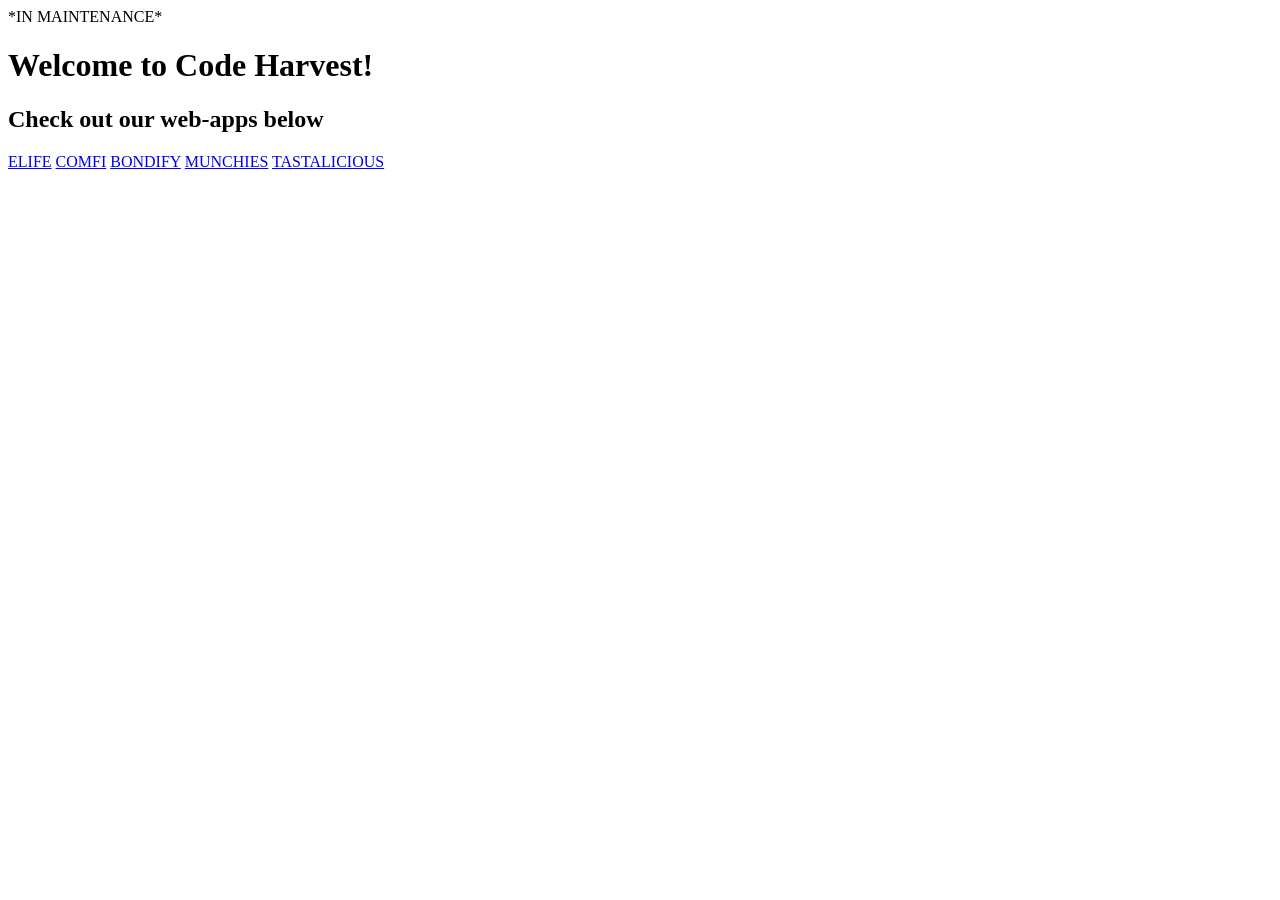
<file: img/files-main/files-main/index2.html>
<!DOCTYPE html>

<html lang="en">
    <head>
        <title>Code Harvest*</title>
    </head>
    <body>
        *IN MAINTENANCE*
        <div>
            <h1>Welcome to Code Harvest!</h1>
            <h2>Check out our web-apps below</h2>

            <div>
                <a href="source/elife/index.html">ELIFE</a>
                <a href="source/comFi/index.html">COMFI</a>
                <a href="source/bondify/index.html">BONDIFY</a>
                <a href="source/munchies/index.html">MUNCHIES</a>
                <a href="source/tastalicious/index.html">TASTALICIOUS</a>
            </div>
        </div>
    </body>
</html>
</file>
<file: img/files-main/files-main/source/bondify/styles.css>
@import url('https://fonts.googleapis.com/css2?family=Poppins:ital,wght@0,100;0,200;0,300;0,400;0,500;0,600;0,700;0,800;0,900;1,100;1,200;1,300;1,400;1,500;1,600;1,700;1,800;1,900&display=swap');

* {
    margin: 0;
    padding: 0;
    font-family: 'Poppins', sans-serif;
}

/* index.html */

body#homepage {
    background-color: white;
    /* dark mode: rgb(22*3) */
}

#homepage nav {
    background: white; /* dark mode: 22*3 */
    width: 100%;
    padding: 18px 0; 
    display: flex;
    flex-direction: row;
    justify-content: space-around;
    box-shadow: 0 2px 15px rgba(196, 196, 196, 0.15) /* dark mode: 0*3, 0.15 */
}

#homepage nav > div {
    display: flex;
    place-items: center;
    justify-content: center
}

#homepage ul {
    display: flex;
    flex-direction: row;
    list-style: none
}

#homepage nav li {
    margin: 0 30px
}

#homepage nav li a {
    color: rgb(50, 50, 50); /* dark mode: white */
    font-size: 16px;
    font-weight: 500;
    text-decoration: none;
    transition: color 0.3s ease-in-out;
}

#homepage nav li a:hover {
    color: #2AF598
}

#homepage nav li.active {
    border-bottom: 2px solid #2AF598
}

#homepage .green-blue-button {
    background: linear-gradient(to right, #2AF598, #009EFD);
    border-radius: 20px;
    border: 0;
    color: white;
    opacity: 1;
    transition: opacity 0.3s ease-in-out
}

#homepage .green-blue-button:hover {
    opacity: 0.6
}

#homepage nav .green-blue-button {
    font-size: 14px;
    padding: 9px 29px;
    font-weight: 600
}

#homepage #main-poster-container {
    width: 83%;
    height: 88vh;
    padding: 0 20px;
    display: flex;
    flex-direction: row;
    place-items: center;
    justify-content: center;
    margin: auto
}

#homepage #main-poster-wrapper {
    display: flex;
    flex-direction: row;
    width: 100%;
    height: 520px;
    padding: 20px 60px;
    place-items: center;
    justify-content: space-between
}

#homepage #main-poster-wrapper .item-1 {
    width: 470px;
    height: 100%;
    border-radius: 40px;
    overflow: hidden;
    background: linear-gradient(to right, #2AF598, #009EFD);
}

@keyframes swing {
    0% {
        rotate: 0deg;
        transform: scale(1.1)
    }

    25% {
        rotate: 10deg
    }

    50% {
        rotate: 0deg
    }

    75% {
        rotate: -10deg
    }

    100% {
        rotate: 0deg;
        transform: scale(1.1)
    }
}

#homepage #main-poster-wrapper .item-1 img {
    width: 100%;
    height: 100%;
    object-fit: cover;
    animation: swing 5s infinite;
}

#homepage #main-poster-wrapper .item-2 {
    width: 470px;
    height: 100%;
    display: flex;
    flex-direction: column;
    justify-content: center;
    color: rgb(50, 50, 50) /* dark mode: white */
}

#homepage #main-poster-wrapper .item-2 h1 {
    font-size: 42px;
    font-weight: 600;
    line-height: 57px;
    margin-bottom: 30px;
}

#homepage #main-poster-wrapper .item-2 span {
    color: #2AF598
}

#homepage #main-poster-wrapper .item-2 p {
    font-size: 15px;
    font-weight: 400;
    line-height: 25px;
    margin-bottom: 50px;
}

#homepage #main-poster-wrapper .item-2 .green-blue-button {
    font-size: 15px;
    font-weight: 600;
    padding: 13px 30px;
    width: 100%;
}

/* WEB_UIKITS.html */

#meeting-page #root {
    width: 100vw;
    height: 100vh;
}

body#meeting-page {
    background: linear-gradient(to right, #2AF598, #009EFD);
    width: 100vw;
    height: 100vh;
    position: fixed;
}

#meeting-page .bondify-logo {
    position: fixed;
    width: 100%;
    text-align: center;
    padding-top: 20px;
    height: 45px;
    z-index: 1
}

#meeting-page div img {
    width: 100%;
    height: 100%;
    object-fit: contain
}

#meeting-page .bondify-logo a {
    display: flex;
    place-items: center;
    justify-content: center;
    width: 100%;
    height: 100%;
}
</file>
<file: img/files-main/files-main/source/elife/styles/homepage/styles.css>
@import url('https://fonts.googleapis.com/css2?family=Poppins:ital,wght@0,100;0,200;0,300;0,400;0,500;0,600;0,700;0,800;0,900;1,100;1,200;1,300;1,400;1,500;1,600;1,700;1,800;1,900&display=swap');

* {
    font-family: 'Poppins', sans-serif;
    margin: 0;
    padding: 0;
}

body {
    background-color: white;
}

button {
    border: 0;
}

nav {
    background-color: transparent;
    position: fixed;
    width: 100%;
    z-index: 1000;
    transition: 0.3s ease-in-out
}

#navbar {
    width: 85%;
    margin: auto;
    display: flex;
    justify-content: space-between;
    place-items: center;
    padding: 12px;
}

#navbar-links {
    display: flex;
    flex-direction: row;
    place-items: center;
}

#navbar-links ul {
    list-style: none;
    display: flex;
    flex-direction: row;
}

#navbar-links li {
    margin-left: 60px;
}

#navbar-links a {
    text-decoration: none;
    color: rgb(64, 64, 64);
    font-weight: 500;
    -webkit-font-smoothing: antialiased;
    font-size: 16px;
    transition: 0.3s ease-in-out;
}

#navbar-links ul > li > a:hover {
    color: rgb(65, 105, 255);
}

.blue-button {
    background-color: #3b71dc;
    color: white;
    border: none;
    font-size: 16px;
    font-weight: 500;
    -webkit-font-smoothing: antialiased;
    transition: 0.3s ease-in-out
}

.blue-button:hover {
    background-color: rgb(102, 136, 240);
}

#navbar-links .blue-button {
    margin-left: 60px;
    padding: 9px 28px;
    border-radius: 5px
}


/* TOP SECTION */

#home-top-container {
    background: #edf2fb;
    height: 80vh;
    padding: 20px;
    padding-top: 150px;
    padding-bottom: 70px;
    display: flex;
    justify-content: center;
}

#home-top-wrapper {
    display: flex;
    justify-content: space-between;
    flex-direction: row;
    width: 85%;
    place-items: center
}

#home-top-text {
    width: 50%
}

#home-top-text h1 {
    color: rgb(64, 64, 64);
    font-size: 50px;
    font-weight: 600;
}

#home-top-text p {
    font-size: 18px;
    font-weight: 400;
    margin-top: 15px;
    color: rgb(135, 135, 135);
}

#home-top-text button {
    margin-top: 30px;
    padding: 17px 45px;
    border-radius: 30px;
    font-size: 17px;
}

#home-top-image img {
    max-width: 450px;
}

/* OUR COLLECTION */

#collection-container {
    background-color: #c7d5f1;
    display: flex;
    flex-direction: column;
    place-items: center;
    padding: 20px
}

#collection-container h1 {
    color: rgb(64, 64, 64);
    font-weight: 500;
    font-size: 50px;
    margin-top: 40px;
}

#collection-items-wrapper {
    display: flex;
    justify-content: space-around;
    width: 70%;
    padding: 50px;
}

.collection-item {
    display: flex;
    flex-direction: column;
    place-items: center;
    text-align: center;
}

.collection-icon {
    background-color: white;
    height: 100px;
    width: 100px;
    border-radius: 50%;
    box-shadow: 0px 5px 25px rgba(0, 0, 0, 0.3);
    color: rgb(64, 64, 64);
    display: flex;
    place-items: center;
    justify-content: center;
    transition: 0.4s ease-in-out;
}

.collection-icon:hover {
    background-color: #3361bd;
    color: white;
}

.collection-name {
    margin-top: 20px;
    color: rgb(64, 64, 64);
    font-weight: 500
}

/* BEST SELLERS - PRODUCT SECTION */

.product-section-container {
    margin-top: 40px;
    padding: 40px;
    display: flex;
    flex-direction: column;
    place-items: center;
}

.product-section-container h1 {
    color: rgb(64, 64, 64);
    font-weight: 500;
    font-size: 45px
}

.product-section-description {
    color: rgb(120, 120, 120);
    text-align: center;
    width: 45%;
    margin-top: 5px;
}

ul.product-section-items-wrapper {
    list-style: none;
    display: flex;
    justify-content: space-between;
    flex-direction: row;
    margin-top: 50px; 
    width: 90%;
    flex-wrap: wrap
}

.product-item {
    width: 280px;
    border-radius: 7px;
    margin: 20px;
    overflow: hidden;
    box-shadow: 0 30px 50px rgba(0, 0, 0, 0.1);
    margin-bottom: 40px
}

.product-image {
    background-color: rgb(231, 238, 252);
    height: 210px;
    display: flex;
    justify-content: center;
    place-items: center;
    padding: 30px;
}

.product-image img {
    max-height: 100%;
    max-width: 100%;
}

.product-text {
    text-align: center;
    padding: 20px;
}

.product-text .product-title {
    color: rgb(50, 50, 50); 
    font-size: 18px; 
    font-weight: 500; 
}

.product-purchase {
    margin-top: 10px;
    width: 100%; 
    display: flex; 
    justify-content: space-between; 
    place-items: center; 
}

.product-purchase .product-price {
    font-size: 18px; 
    color: rgb(65, 105, 225); 
    font-weight: 500;
}

button.add-to-cart {
    padding: 7px 21px;
    border-radius: 7px;
    font-size: 16px
}

.promo-container {
    width: 100%;
    margin-top: 30px;
    margin-bottom: 50px;
    display: flex;
    justify-content: center;
}

.promo-box {
    width: 68%;
    height: 450px;
    display: flex;
    flex-direction: row;
    justify-content: center;
    border-radius: 10px;
    margin: 50px;
    overflow: hidden;
}

.promo-image {
    background-color: #c7d5f1;
    display: flex;
    justify-content: center;
    place-items: center;
    padding: 40px;
    width: 100%
}

.promo-image img {
    width: 90%;
}

.promo-content {
    padding: 60px;
    display: flex;
    flex-direction: column;
    justify-content: center;
    width: 100%;
    background-color: rgb(65, 105, 225);
}

.promo-content h1 {
    color: white;
    font-size: 22px;
    font-weight: 500;
    -webkit-font-smoothing: antialiased
}

.promo-content h2 {
    color: white;
    font-size: 40px;
    font-weight: 600;
    -webkit-font-smoothing: antialiased;
    margin-bottom: 10px;
}

.promo-content p {
    color: white;
    font-weight: 400;
    font-size: 17px;
    margin-bottom: 30px;
    -webkit-font-smoothing: antialiased;
}

.promo-content button.white-button {
    padding: 14px 40px;
    background-color: white;
    color:rgb(65, 105, 255);
    font-size: 17px;
    font-weight: 600;
    -webkit-font-smoothing: antialiased;
    border: 0;
    border-radius: 30px;
    transition: 0.4s ease-in-out;
}

.promo-content button.white-button:hover {
    color: white;
    background-color: rgb(15, 46, 138);
}

/* END OF HOME PAGE */

/* FOOTER */

footer {
    background-color: #d9e5f4;
    text-align: center;
    padding: 30px;
    color: rgb(64, 64, 64);
    margin-top: 90px;
}

#footer-top {
    padding: 20px;
    width: 60%;
    margin: auto
}

#footer-socials-wrapper {
    padding: 40px;
    display: flex;
    justify-content: space-between;
    margin-top: 10px;
}

.footer-social {
    display: flex;
    place-items: center
}

.footer-social span {
    margin-left: 20px;
    font-size: 16px;
}

#footer-bottom {
    display: flex;
    justify-content: space-between;
    width: 90%;
    margin: auto;
    border-top: 1px solid rgb(169, 169, 169);
    padding-top: 30px;
    margin-top: 20px;
}

#footer-bottom ul {
    list-style: none;
    display: flex;
}

#footer-bottom a {
    margin-right: 20px;
    text-decoration: none;
    color: rgb(64, 64, 64);
    transition: 0.3s ease-in-out;
}

#footer-bottom a:hover {
    color: rgb(65, 105, 225);
}
</file>
<file: img/files-main/files-main/source/munchies/styles.css>
@import url('https://fonts.googleapis.com/css2?family=Poppins:ital,wght@0,100;0,200;0,300;0,400;0,500;0,600;0,700;0,800;0,900;1,100;1,200;1,300;1,400;1,500;1,600;1,700;1,800;1,900&display=swap');

* {
    margin: 0;
    padding: 0;
    font-family: 'Poppins', sans-serif
}

body {
    background: white
}

button {
    cursor: pointer
}

/* NAVIGATION BAR */

nav {
    background-color: white;
    width: 100%;
    z-index: 1;
    border-bottom: 1px solid #ccc
}

#navbar {
    width: 80%;
    margin: auto;
    display: flex;
    justify-content: space-between;
    padding: 20px 0;
}

#navbar-logo {
    font-size: 30px;
    font-weight: 600;
    color: purple;
    display: flex;
    place-items: center;
}

#navbar-logo .company-logo {
    width: 50px; 
    height: 50px; 
    border-radius: 10px; 
    background-color: purple; 
    margin-right: 10px;
    font-size: 40px; 
    color: white; 
    text-align: center; 
    display: flex; 
    place-items: center; 
    justify-content: center
}

#navbar-links {
    display: flex;
    flex-direction: row;
    place-items: center;
}

#navbar-links ul {
    list-style: none;
    display: flex;
    flex-direction: row;
}

#navbar-links li {
    margin-right: 60px;
}

#navbar-links a {
    text-decoration: none;
    color: rgb(50, 50, 50);
    font-weight: 500;
    font-size: 15px;
    transition: 0.2s ease-in-out
}

#navbar-links a:hover {
    color: rgb(146, 0, 146)
}

.nav-button {
    border: 0;
    color: white;
    padding: 11px 28px;
    background-color: purple;
    border-radius: 3px;
    font-size: 15px;
    font-weight: 500;
    transition: 0.3s ease-in-out
}

.nav-button:hover {
    background-color: rgb(164, 91, 164)
}

/* SLIDES */

#slides-container {
    display: flex;
    flex-direction: row;
    width: 100%;
    height: 650px;
}

#slides-wrapper {
    width: 100%;
    height: 100%;
    display: flex;
    flex-direction: row;
}

.slide {
    width: 0%;
    height: 100%;
    overflow: hidden;
    transition: width 1s ease-in-out;
    position: relative;
}

.slide.active {
    width: 100%;
}

.slide img {
    width: 100%;
    height: 100%;
    object-fit: cover;
}

.darker-slide {
    background: rgba(50, 9, 61, 0.6);
    position: absolute;
    top: 0;
    left: 0;
    width: 100%;
    height: 100%;
}

.slide-button {
    background: transparent;
    border: 0;
    color: white;
    position: absolute;
    top: 50%;
    z-index: 1;
    margin: 0 10px;
}

#next-button {
    right: 0%;
}

/* SLIDE CONTENT */

.slide-content {
    display: flex;
    flex-direction: column;
    height: 100%;
    text-align: center;
    justify-content: center;
    place-items: center;
    overflow: hidden;
    text-wrap: nowrap;
    padding: 0 40px;
}

.slide-content h1 {
    color: white;
    font-size: 65px;
    font-weight: 600
}

.slide-content p {
    color: white;
    font-size: 16px;
    font-weight: 500;
    -webkit-font-smoothing: antialiased;
}

.slide-content .button-wrapper {
    margin-top: 40px;
    display: flex;
    flex-direction: row;
}

.slide-content .button-wrapper button {
    padding: 12px 32px;
    border-radius: 3px;
    font-size: 15px;
    font-weight: 500;
    border: 2px solid white;
}

.slide-content .button-wrapper .button-1 {
    margin-right: 20px;
    color: white;
    background: transparent;
    transition: 0.2s ease-in-out
}

.slide-content .button-wrapper .button-2 {
    color: purple;
    background: white;
    transition: 0.4s ease-in-out
}

.slide-content .button-wrapper .button-1:hover, .slide-content .button-wrapper .button-2:hover {
    background: purple;
    color: white;
    border-color: purple
}

/* SLIDER POSITION ICON */

.slider-icons-container {
    display: flex;
    flex-direction: row;
    position: absolute;
    top: 93%;
    left: 50%;
}

.slider-icon {
    background: white;
    width: 10px;
    height: 10px;
    border-radius: 50%;
    transition: background-color 0.4s ease-in-out;
}

.slider-icon:not(:last-child) {
    margin-right: 6px
}

.slider-icon.active {
    background: rgb(146, 0, 146)
}
</file>
<file: img/files-main/files-main/source/tastalicious/styles.css>
@import url('https://fonts.googleapis.com/css2?family=Poppins:ital,wght@0,100;0,200;0,300;0,400;0,500;0,600;0,700;0,800;0,900;1,100;1,200;1,300;1,400;1,500;1,600;1,700;1,800;1,900&display=swap');

* {
    margin: 0;
    padding: 0;
    font-family: 'Poppins', sans-serif;
}

ul {
    list-style: none
}

button {
    cursor: pointer;
}

.purple-pink-button {
    background: linear-gradient(to right, rgb(128, 0, 255), rgb(255, 0, 255));
    color: white;
    transition: opacity 0.3s ease-in-out;
}

.purple-pink-button:hover {
    opacity: 0.65
}

/* NAV */
nav {
    position: fixed;
    background-color: white;
    width: 100%;
    box-shadow: none;
    transition: 0.2s ease-in-out;
    z-index: 1;
    padding: 25px 0;
    border-bottom-left-radius: 20px;
    border-bottom-right-radius: 20px;
}

#page-heading {
    display: flex;
    flex-direction: row;
    justify-content: space-between;
    place-items: center;
    width: 90%;
    margin: auto;
}

.nav-left {
    display: flex;
    place-items: center;
}

.nav-right {
    display: flex;
    flex-direction: row;
    place-items: center
}

.nav-right ul {
    display: flex;
    list-style: none
}

.nav-right li {
    margin: 0 20px
}

.nav-right a {
    font-size: 14px;
    color: rgb(50, 50, 50);
    text-decoration: none;
    font-weight: 500;
    border-bottom: 2px solid rgba(200, 0, 255, 0);
    transition: border-color 0.45s ease-in-out;
}

.nav-right a:hover {
    border-color: rgba(200, 0, 255, 1);
}

nav .cart-button {
    border: 0;
    background: transparent;
    margin-left: 40px;
}

/* END OF NAV */

#main-body {
    width: 90%;
    margin: auto;
    padding-top: 110px;
}

/* CART */

#cart-window {
    width: 100%;
    height: 100vh;
    position: fixed;
    top: 0;
    left: 0;
    z-index: 2;
    background-color: rgba(0, 0, 0, 0);
    transition: 0.3s ease-in-out;
    visibility: hidden;
}

#cart-window.active {
    background-color: rgba(0, 0, 0, 0.5);
    visibility: visible;
}

#cart-box {
    display: flex;
    flex-direction: column;
    justify-content: space-between;
    position: fixed;
    right: 0;
    width: 0;
    height: calc(100% - 80px);
    background: white;
    padding: 40px 0;
    color: rgb(50, 50, 50);
    border-top-left-radius: 10%;
    box-shadow: -5px 0 80px rgba(255, 255, 255, 0.65);
    overflow: hidden;
    text-wrap: nowrap;
    text-overflow: ellipsis;
    transition: 0.5s ease-in-out
}

#cart-window.active #cart-box {
    width: calc(35% - 80px);
    padding: 40px;
}

#cart-box .heading {
    display: flex;
    flex-direction: row;
    width: 100%;
    justify-content: space-between;
    place-items: center;
}

#cart-box .heading h1 {
    font-size: 25px;
    font-weight: 600;
}

#cart-box .heading p {
    color: rgb(186, 186, 186);
    font-size: 15px;
    font-weight: 400;
    text-align: left
}

#cart-box .close-button svg {
    width: 25px;
    height: 25px;
    fill: rgb(128, 0, 255);
    stroke: rgb(128, 0, 255);
}

#cart-box .close-button {
    background: transparent;
    border: 0;
}

#cart-items-container {
    position: relative;
    text-align: center
}

.empty-cart-message {
    font-size: 15px;
    font-weight: 500;
    display: none
}

#cart-items-container ul {
    height: 50vh;
    overflow-y: scroll
}

#cart-items-container ul::-webkit-scrollbar {
    display: none
}

#cart-items-container .cart-item {
    display: flex;
    flex-direction: row;
    place-items: center;
    justify-content: space-between;
    width: 100%;
    margin-bottom: 18px
}

#cart-items-container .cart-item .item-1 {
    display: flex;
    flex-direction: row;
    place-items: center
}

#cart-items-container .cart-item .cart-item-image {
    width: 70px;
    height: 70px;
    display: flex;
    justify-content: center;
    place-items: center;
    background-color: rgba(236, 192, 255, 0.442);
    overflow: hidden;
    position: relative;
    border-radius: 10px;
}

#cart-items-container .cart-item .cart-item-image button.remove-button {
    width: 100%;
    height: 100%;
    background-color: rgba(0, 0, 0, 0);
    border: 0;
    position: absolute;
    z-index: 100;
    transition: background-color 0.4s ease-in-out;
}

#cart-items-container .cart-item .cart-item-image:hover button.remove-button {
    background-color: rgba(0, 0, 0, 0.5);
}

#cart-items-container .cart-item .cart-item-image button.remove-button svg {
    width: 40px;
    height: 40px;
    opacity: 0;
    transition: opacity 0.4s ease-in-out;
}

#cart-items-container .cart-item .cart-item-image:hover button.remove-button svg {
    opacity: 1
}

#cart-items-container .cart-item .cart-item-image img {
    width: 80%;
    height: 80%;
    object-fit: contain;
}

#cart-box .cart-item .cart-item-desc {
    display: flex;
    flex-direction: column;
    text-align: left;
    font-weight: 500;
    font-size: 15px;
    margin-left: 30px;
}

#cart-box .cart-item .cart-item-desc span:nth-child(2) {
    color: rgb(170, 170, 170);
    font-size: 13px;
}

#cart-box .cart-item .cart-item-price {
    font-weight: 500;
    font-size: 15px;
}

.white-fade-overflow {
    position: absolute;
    width: 100%;
    height: 15vh;
    left: 0;
    z-index: 99;
    transition: opacity 0.2s ease-in-out
}

.white-fade-overflow.top {
    opacity: 0;
    top: 0;
    background: linear-gradient(to bottom, white, rgba(255, 255, 255, 0.5), rgba(255, 255, 255, 0))
}

.white-fade-overflow.bottom {
    opacity: 1;
    bottom: 0;
    background: linear-gradient(to top, white, rgba(255, 255, 255, 0.5), rgba(255, 255, 255, 0))
}

#cart-box #cart-checkout {
    font-weight: 600;
    -webkit-font-smoothing: antialiased;
    font-size: 17px;
    display: flex;
    flex-direction: column;
    text-align: right;
}

#cart-box #total-checkout {
    margin-bottom: 27px;
    display: flex;
    flex-direction: row;
    justify-content: end;
}

#cart-box #total-checkout p {
    margin-right: 20px;
}

#cart-box #total-checkout span {
    color: rgb(128, 0, 255);
}

#cart-box #checkout-button {
    border: 0;
    font-size: 15px;
    font-weight: 500;
    padding: 10px 20px;
    border-radius: 10px;
    width: 100%;
}

/* END OF CART */

/* MENU CHOICES */

#menu-choices {
    margin-top: 30px
}

#menu-choices ul {
    display: flex;
    flex-direction: row;
    justify-content: center;
}

#menu-choices li {
    box-shadow: 0 0 20px rgba(177, 177, 177, 0.15);
    background-color: white;
    border-radius: 10px;
    padding: 30px 25px;
    width: 80px;
    height: 30px;
    margin: 0 20px;
    color: rgb(50, 50, 50);
    display: flex;
    flex-direction: column;
    place-items: center;
    justify-content: center;
    overflow: hidden;
    text-overflow: ellipsis;
    text-align: center;
    align-items: center;
    transition: 0.4s ease-in-out;
}

#menu-choices li.active {
    color: rgb(50, 50, 50);
    background-color: rgba(236, 192, 255, 0.442)
}

#menu-choices li:hover {
    box-shadow: 0 0 20px rgba(195, 14, 255, 0.43);
}

#menu-choices li:hover img {
    animation: bouncyShort 2s infinite;
}

@keyframes bouncyShort {
    0% {
        transform: translateY(0px)
    }

    50% {
        transform: translateY(-10px)
    }

    100% {
        transform: translateY(0px)
    }
}

#menu-choices span {
    margin-top: 10px;
    font-size: 14px;
    font-weight: 500;
}

/* END OF MENU CHOICES */

/* MENU LIST */

#food-menu-container {
    margin-top: 70px
}

.purple-pink-circle {
    width: 15px; 
    height: 15px; 
    border-radius: 50%; 
    background: linear-gradient(to right, rgb(128, 0, 255), rgb(255, 0, 255)); 
    margin-right: 17px;
}

.title-circle-container {
    display: flex; 
    flex-direction: row; 
    place-items: center;
}

#food-menu-container .title-circle-container {
    margin-bottom: 20px
}

#food-menu-container h1 {
    font-weight: 600;
    color: rgb(50, 50, 50);
    font-size: 25px;
}

#food-menu-container .menu-list {
    display: flex;
    justify-content: space-between;
    flex-direction: row;
    flex-wrap: wrap;
    margin-top: 15px;
    color: rgb(50, 50, 50);
    width: 100%;
}

#food-menu-container .menu-list li {
    display: flex;
    flex-direction: column;
    place-items: center;
    text-align: center;
    justify-content: space-between;
    margin: 15px 0;
    border-radius: 10px;
    padding: 0 10px;
    padding-bottom: 10px;
    width: calc(222px - 20px);
    height: 315px;
    box-shadow: 0 0px 20px rgba(159, 159, 159, 0.15);
    transition: transform 0.3s ease-in-out;
}

#food-menu-container .menu-list li:hover {
    transform: scale(1.1);
    box-shadow: 0 0 20px rgba(195, 14, 255, 0.5);
}

#food-menu-container .menu-list .image-container {
    background: white;
    width: 100%;
    height: 190px;
    display: flex;
    justify-content: center;
    place-items: center;
}

#food-menu-container .menu-list li:hover img {
    animation: longJump 2.5s infinite;
}

#food-menu-container .menu-list li img {
    width: 90%;
    height: 90%;
    object-fit: contain;

    transition: transform 0.3s ease-in-out;
}

@keyframes longJump {
    0% {
        transform: translateY(0px)
    }
    50% {
        transform: translateY(-18px)
    }
    100% {
        transform: translateY(0px)
    }
}

#food-menu-container .menu-list li .product-text {
    margin-top: 15px;
    display: flex;
    flex-direction: column;
    place-items: center;
}

#food-menu-container .menu-list li .product-text .title {
    font-size: 15px;
    font-weight: 500;
}

#food-menu-container .menu-list li .product-text .price {
    margin-top: 3px;
    font-size: 14px;
    font-weight: 500;
    color: rgb(143, 143, 143)
}

#food-menu-container .menu-list li .product-text button {
    background: linear-gradient(to right, rgb(128, 0, 255), rgb(255, 0, 255));
    color: white;
    font-weight: 500;
    border-radius: 10px;
    border: 0;
    font-size: 14px;
    margin: 15px auto; /* fixes ~auto width 100%~ | put margin-top: 10px FIRST */
    padding: 5px 15px;
}

/* END OF MENU LIST */
</file>
<file: style.css>
@import url('https://fonts.googleapis.com/css2?family=Jost:ital,wght@0,100..900;1,100..900&family=Montserrat:ital,wght@0,100..900;1,100..900&display=swap');

body {
    margin: 0;
    padding: 0;
    box-sizing: border-box;
    font-family: 'Montserrat', sans-serif !important;
    scroll-behavior: smooth;
    -webkit-font-smoothing: antialiased;
}

/* Reset cơ bản */
* {
    margin: 0;
    padding: 0;
    box-sizing: border-box;
}

/* 🔶 Thanh chạy */
.marquee-bar {
    width: 100vw;
    /* background-color: rgb(12, 88, 230); */
    /* background-color: #fff4fc; */
    /* background-color: #f0f0f0; */
    /* background-color: #f9f9f9; */
    /* background-color: #e2d1fd; */
    background-color: #feebb3;
    color: #222;
    overflow: hidden;
    white-space: nowrap;
    padding: 10px 0;
    font-size: 15px;
    font-weight: 300;
    font-family: Arial, Helvetica, sans-serif;
    letter-spacing: 0.5px;
}
.marquee-text {
    display: inline-block;
    padding-left: 100%;
    animation: marquee 35s linear infinite;
}
@keyframes marquee {
    0% {
        transform: translateX(0);
    }
    100% {
        transform: translateX(-100%);
    }
}

/* 🔷 Header chính */
/* .main-header {
    width: 100%;
    background-color: white;
    display: flex;
    justify-content: space-between;
    align-items: center;
    padding: 15px 30px;
    box-shadow: 0 2px 4px rgba(0, 0, 0, 0.1);
    position: sticky;
    top: 0;
    z-index: 10;
}
.logo {
    font-size: 24px;
    font-weight: bold;
    color: #222;
}
.nav-menu a {
    text-decoration: none;
    color: #333;
    margin-left: 20px;
    font-weight: 500;
    transition: color 0.3s;
}

.nav-menu a:hover {
    color: #ff6600;
} */
/*cỡ chữ của icon */
/* .header-icons .icon-btn {
    font-size: 24px;
    color: #333;
    margin-left: 20px;
    position: relative;
    text-decoration: none;
    transition: color 0.3s;
} */
/*đổi màu khi hover*/
/* .header-icons .icon-btn:hover {
    color: #ff6600;
} */
/* ===== FIX HEADER & NAV-SELECTORS ===== */
#main-header {
    width: 100%;
    background: #c0a3ff;
    display: flex;
    justify-content: space-between;
    align-items: center;
    padding: 15px 60px;
    box-shadow: 0 2px 4px rgba(0, 0, 0, 0.1);
    position: sticky;
    top: 0;
    z-index: 10;
}
#nav-menu {
    /* ul ngang */
    display: flex;
    list-style: none;
    align-items: center;
    margin: 0;
}
#nav-menu li + li {
    /* khoảng cách giữa các mục */
    /* margin-left: 20px; */
    margin-left: 32px;
}
#nav-menu a,
.icon-btn {
    text-decoration: none;
    color: #000000;
    font-weight: 650;
    position: relative;
    transition: color 0.3s;
}
/* Chỉ tăng kích thước và giãn cách riêng cho icon trong nav */
#nav-menu .icon-btn {
    font-size: 20px; /* tăng kích thước icon */
    margin-left: 24px; /* giãn cách giữa các icon */
}
#nav-menu a:hover,
.icon-btn:hover {
    /* color: #ff6600; */
    color: #fea1e8; /* đổi màu khi hover */
}
/* đường line bung từ giữa */
#nav-menu a:not(.icon-btn)::after {
    content: '';
    position: absolute;
    left: 0;
    bottom: -4px;
    width: 100%;
    height: 2px;
    background: currentColor;
    transform: scaleX(0);
    transform-origin: center;
    transition: transform 0.35s ease;
}
#nav-menu a:hover::after {
    transform: scaleX(1);
}
/* slide banner */
.hero-slider {
    width: 100%; /*100vw*/
    height: auto; /* 100vh hoặc 500px nếu bạn muốn thấp hơn */
    overflow: hidden;
    position: relative;
}

.slider {
    display: flex;
    width: 100%;
    transition: transform 0.8s ease;
}

.slide {
    flex: 0 0 100%; /* mỗi slide chiếm đúng 100% chiều ngang */
    height: 100%;
}

.slide img {
    width: 100%;
    height: 100%;
    object-fit: cover;
    display: block;
}
/* Tăng “độ mượt” cho hiệu ứng chuyển banner */
.slider {
    transition: transform 1s cubic-bezier(0.22, 0.61, 0.36, 1); /* easing mượt hơn */
    will-change: transform; /* bật GPU tăng mượt */
}
/* section feature */
#feature {
    display: flex;
    align-items: center;
    justify-content: space-between;
    flex-wrap: wrap;
}
.section-p1 {
    padding: 40px 80px;
    background-color: #e2d1fd;
}
#feature .fe-box {
    width: 180px;
    text-align: center;
    padding: 25px 15px;
    box-shadow: 20px 20px 35px rgba(0, 0, 0, 0.03);
    border: 1px solid #cce7d0;
    border-radius: 4px;
    margin: 15px 0;
    background-color: #fff;
}
#feature .fe-box:hover {
    box-shadow: 10px 10px 54px rgba(70, 62, 221, 0.1);
}
#feature .fe-box h6 {
    display: inline-block;
    padding: 9px 8px 6px 8px;
    line-height: 1;
    border-radius: 4px;
    background-color: #fddde4;
    color: #088178;
}
#feature .fe-box:nth-child(2) h6 {
    background-color: #cdebbc;
}
#feature .fe-box:nth-child(3) h6 {
    background-color: #d1e8f2;
}
#feature .fe-box:nth-child(4) h6 {
    background-color: #cdd4f8;
}
#feature .fe-box:nth-child(5) h6 {
    background-color: #f6dbf6;
}
#feature .fe-box:nth-child(6) h6 {
    background-color: #fff2e5;
}
/* section voucher */
/* .voucher-container {
    display: flex;
    justify-content: center;
    gap: 24px;
    flex-wrap: wrap;
    padding: 20px;
}

.voucher-box {
    background: #fff;
    border: 1px solid #e0e0e0;
    border-radius: 8px;
    text-align: center;
    padding: 16px;
    width: 180px;
    box-shadow: 0 2px 4px rgba(0, 0, 0, 0.05);
}

.voucher-box img {
    width: 40px;
    margin-bottom: 8px;
}

.voucher-info .value {
    font-size: 24px;
    font-weight: bold;
    color: #222;
}

.voucher-info .condition {
    font-size: 14px;
    color: #555;
    margin-bottom: 8px;
}

.voucher-info .code {
    font-family: monospace;
    font-size: 16px;
    background: #f5f5f5;
    padding: 4px 8px;
    border-radius: 4px;
    display: inline-block;
} */
.voucher-wrapper {
    padding: 40px 20px;
    background: #feebb3;
}
.voucher-row {
    display: flex;
    flex-wrap: wrap;
    justify-content: center;
    gap: 24px;
}
.coupon-card {
    width: 320px;
    background: #fff;
    border-radius: 8px;
    position: relative;
    overflow: hidden;
    box-shadow: 0 4px 10px rgba(0, 0, 0, 0.08);
    border: 1px dashed #ccc;
    transition: transform 0.3s;
}
.coupon-card:hover {
    transform: translateY(-4px);
}
/* Vết cắt hai bên */
.coupon-card::before,
.coupon-card::after {
    content: '';
    position: absolute;
    width: 32px;
    height: 32px;
    background: #fff;
    border-radius: 50%;
    z-index: 1;
    top: 50%;
    transform: translateY(-50%);
    box-shadow: inset 0 0 0 1px #ccc;
}
.coupon-card::before {
    left: -16px;
}
.coupon-card::after {
    right: -16px;
}
.main,
.copy-button {
    display: flex;
    justify-content: space-between;
    align-items: center;
    padding: 12px 16px;
}
.co-img img {
    width: 64px;
    height: 64px;
}
.vertical {
    border-left: 4px dotted #ccc;
    height: 80px;
}
.content h2 {
    font-size: 14px;
    color: #666;
    text-transform: uppercase;
}
.content h1 {
    font-size: 24px;
    color: #333;
}
.content h1 span {
    font-size: 12px;
    color: #999;
    margin-left: 4px;
}
.content p {
    font-size: 13px;
    color: #777;
}
.copy-button {
    border-top: 1px solid #eee;
    padding: 12px 16px;
    gap: 8px;
}
.copy-button input {
    flex: 1;
    padding: 6px 10px;
    border: 1px solid #ccc;
    border-radius: 4px;
    font-family: monospace;
    font-size: 14px;
    background: #f9f9f9;
}
.copy-button button {
    padding: 6px 12px;
    background: #dc143c;
    color: #fff;
    border: none;
    border-radius: 4px;
    font-size: 13px;
    cursor: pointer;
}
.copy-button button:hover {
    background: #b01032;
}
/* css product page */
.icon-wrapper {
    position: relative;
    display: inline-block;
}
.badge {
    position: absolute;
    top: -6px;
    right: -10px;
    background-color: #ff6600;
    color: #fff;
    width: 16px;
    height: 16px;
    font-size: 11px;
    border-radius: 50%;
    display: flex;
    justify-content: center;
    align-items: center;
    font-weight: bold;
    z-index: 1;
}
/* .badge {
    background-color: #ff6600;
    width: 16px;
    height: 16px;
    border-radius: 50%;
    color: #fff;
    font-size: 13px;
    display: flex;
    justify-content: center;
    place-items: center;
    position: relative;
    bottom: 8px;
} */
/* PRODUCT PAGE STYLES */
/* Product Page Body */
.hero-section {
    width: 100%;
    padding: 100px 0;
    background-color: #edf2fb; /* 🔵 Khung nền xanh nhạt */
    display: flex;
    justify-content: center;
}
.hero-container {
    width: 85%;
    display: flex;
    justify-content: space-between;
    align-items: center;
    gap: 40px;
}
.hero-text {
    max-width: 600px;
    transform: translate(23px, 0);
}
.hero-text h4 {
    font-size: 18px;
    color: #666;
    margin-bottom: 10px;
}
.hero-text h1 {
    font-size: 48px;
    color: #222;
    margin-bottom: 20px;
}
.hero-text p {
    font-size: 16px;
    color: #555;
    line-height: 1.7;
    margin-bottom: 30px;
}
.hero-btn {
    padding: 12px 30px;
    background-color: #3b71dc;
    color: #fff;
    font-weight: 500;
    border-radius: 6px;
    text-decoration: none;
    transition: 0.3s;
}
.hero-box {
    background-color: white;
    border-radius: 10px;
    padding: 50px;
    width: 90%;
    max-width: 1200px;
    box-shadow: 0 20px 50px rgba(0, 0, 0, 0.1);
}
.hero-btn:hover {
    background-color: #2a52c6;
}
/* Image circle */
.hero-image {
    background-color: #d5e4ff;
    width: 420px;
    height: 420px;
    border-radius: 50%;
    display: flex;
    justify-content: center;
    align-items: center;
    box-shadow: 0px 20px 40px rgba(0, 0, 0, 0.1);
    transform: translateX(150px);
}
.hero-image img {
    height: 80%;
    object-fit: contain;
}
.hero-image:hover {
    animation: shake 0.6s linear infinite;
    cursor: pointer;
}
@keyframes shake {
    0% {
        transform: translateX(150px) rotate(0deg);
    }
    25% {
        transform: translateX(150px) rotate(3deg);
    }
    50% {
        transform: translateX(150px) rotate(0deg);
    }
    75% {
        transform: translateX(150px) rotate(-3deg);
    }
    100% {
        transform: translateX(150px) rotate(0deg);
    }
}
/* PRODUCT  CATEGORY SECTION */
/* #product-category-container {
    margin-top: 45px;
}
#product-category-text {
    margin-bottom: 45px;
    display: flex;
    place-items: center;
    padding-left: 80px;
    font-weight: 600;
}
.blue-line {
    width: 15px;
    height: 40px;
    background-color: #3b71dc;
    margin-right: 15px;
    border-radius: 20px;
}
.section-category-text {
    color: rgb(64, 64, 64);
    font-weight: 500;
    font-size: 25px;
}
#product-categories-wrapper {
    display: flex;
    justify-content: space-between;
    width: 100%;
    flex-wrap: wrap;
}
.product-category {
    width: 375px;
    height: 100px;
    overflow: hidden;
    display: flex;
    justify-content: start;
    place-items: center;
    border-radius: 5px;
    margin-bottom: 15px;
    box-shadow: 0 0 30px rgb(129, 129, 129, 0.1);
    transition: 0.3s ease-in-out;
} */
#product-category-container {
    /* padding: 40px 60px; */
    margin-top: 45px;
    padding: 0 80px;
}
#product-category-text {
    margin-bottom: 45px;
    display: flex;
    place-items: center;
    /* padding-left: 80px; */
    font-weight: 600;
}
.blue-line {
    width: 15px;
    height: 40px;
    background-color: #3b71dc;
    margin-right: 10px;
    border-radius: 20px;
}
.section-category-text {
    font-size: 24px;
    font-weight: 500;
    color: #222;
    margin-left: 10px;
}
/* #product-categories-wrapper {
    display: flex;
    flex-wrap: wrap;
    gap: 20px;
    justify-content: center;
    max-width: 1020px; /* 3 x 250px item + 2 x 20px gap */
/* margin: 0 auto;  */
/* Căn giữa toàn bộ hàng */
#product-categories-wrapper {
    display: grid;
    grid-template-columns: repeat(3, 1fr); /* 👈 chia 3 cột đều nhau */
    gap: 30px;
}
/* CATEGORY ITEM */
.product-category {
    width: 100%; /* Chiếm toàn bộ cột */
    height: 130px;
    background-color: #fff;
    border-radius: 10px;
    display: flex;
    align-items: center;
    gap: 20px;
    box-shadow: 0 0 15px rgba(0, 0, 0, 0.06);
    padding: 10px 15px;
    transition: transform 0.3s ease-in-out;
}
.product-category:hover {
    transform: translateY(-5px);
}
.product-category-image-section img {
    width: 85px;
    height: 85px;
    object-fit: contain;
}
.product-category-desc-section {
    display: flex;
    flex-direction: column;
}
.product-category-type {
    font-size: 18px;
    font-weight: 600;
    color: #333;
}
.product-category-number {
    font-size: 15px;
    color: #777;
}
/* PRODUCT SECTION */
.product-section {
    text-align: center;
    margin-top: 80px;
}
/* .product-section-top-container {
    display: flex;
    justify-content: space-between;
    align-items: center;
    padding: 0 80px;
    margin-bottom: 30px;
} */
.product-section-top-container {
    display: flex;
    flex-direction: column; /* 👈 Đổi từ hàng ngang sang hàng dọc */
    align-items: flex-start; /* 👈 Canh trái tất cả nội dung */
    padding: 0 80px;
    margin-bottom: 30px;
}
.section-category-container {
    display: flex;
    align-items: center;
}
.section-category-type {
    display: flex;
    place-items: center;
}
.explore-title {
    font-size: 40px;
    font-weight: 700;
    color: rgb(64, 64, 64);
    /* margin-top: 10px; */
    text-align: left;
    padding: 0 80px;
    margin-top: -30px;
}
.slideshow-buttons-container {
    display: flex;
    gap: 10px;
    /* margin-top: -55px; đẩy lên canh hàng với tiêu đề */
    /* margin-left: auto; đẩy sang phải */
    /* padding-right: 80px; cùng khoảng với .product-section-top-container */
    padding: 0 80px;
    margin-top: -30px;
}
.slideshow-button {
    background-color: rgb(237, 237, 237);
    border-radius: 50%;
    width: 60px;
    height: 60px;
    display: flex;
    justify-content: center;
    align-items: center;
    box-shadow: 0 2px 15px rgba(71, 71, 71, 0.1);
    cursor: pointer;
}
.explore-with-buttons {
    display: flex;
    justify-content: space-between;
    align-items: center;
    width: 100%;
    margin-top: 10px;
}
.slideshow-button i {
    font-size: 34px; /* 👈 Tăng kích thước icon */
    color: #333; /* (tùy chọn) chỉnh màu icon nếu cần */
}
/* .product-card-container {
    width: 100%;
    display: flex;
    justify-content: start;
    padding: 0 80px;
    margin-top: 30px;
} */
.product-card-container {
    width: 100%;
    padding: 0 80px;
    margin-top: 30px;
}
/* .product-card-container ul {
    display: flex;
    flex-direction: row;
    flex-wrap: wrap;
    list-style: none;
} */
.product-card {
    background-color: #fff;
    border-radius: 10px;
    box-shadow: 0 0 30px rgba(71, 71, 71, 0.1);
    text-align: left;
    overflow: hidden;
    transition: transform 0.3s ease;
    width: 100%; /* Chiếm full width của grid cell */
}
.product-card-container ul {
    display: grid;
    grid-template-columns: repeat(auto-fill, minmax(260px, 1fr));
    gap: 30px; /* Khoảng cách giữa các card */
    list-style: none;
    padding: 0;
    margin: 0;
}
.product-card-container .product-card {
    background-color: #fff;
    border-radius: 10px;
    box-shadow: 0 0 30px rgba(71, 71, 71, 0.1);
    text-align: left;
    overflow: hidden;
    transition: 0.8s ease-in-out;
    width: 260px;
    height: 330px;
    /* width: 0;
    height: 0; */
}
.product-card-container .product-card:hover {
    transform: scale(1.1);
}
.product-image-container {
    background-color: rgb(231, 238, 252);
    padding: 20px;
    height: 198px;
    display: flex;
    justify-content: center;
    place-items: center;
    position: relative;
}
.product-image-container img {
    max-width: 100%;
    height: 100%;
    object-fit: contain;
}
.product-image-container .heart-button {
    background: white;
    color: rgb(64, 64, 64);
    border: none; /* ✅ Loại bỏ viền đen */
    border-radius: 50%; /* Cho hình tròn */
    display: flex;
    justify-content: center;
    align-items: center; /* hoặc place-items */
    padding: 8px;
    cursor: pointer;
    position: absolute;
    top: 10px;
    right: 10px;
    box-shadow: 0 2px 10px rgba(0, 0, 0, 0.1); /* Optional: tạo độ nổi */
}
/* .product-image-container .heart-button.active svg {
    stroke: red;
    fill: red;
} */
.product-text-container {
    padding: 16px;
}
.product-text-container h1 {
    color: #333;
    font-size: 20px;
    font-weight: 600;
    margin-bottom: 4px;
}
.product-text-container p {
    color: rgb(102, 102, 102);
    font-size: 18px;
    font-weight: 500;
    margin-bottom: 8px;
}
.product-text-container .blue-button {
    padding: 8px 16px;
    border-radius: 5px;
    font-size: 15px;
    cursor: pointer;
    background-color: #3b71dc;
    color: #ffffff;
}
/* Wishlist Notification */
.wishlist-notification {
    position: fixed;
    bottom: 20px;
    right: 20px;
    background: #4caf50;
    color: white;
    padding: 15px 25px;
    border-radius: 4px;
    box-shadow: 0 2px 10px rgba(0, 0, 0, 0.2);
    transform: translateY(100px);
    opacity: 0;
    transition: all 0.3s ease;
    z-index: 1000;
    font-size: 14px;
}
.wishlist-notification.show {
    transform: translateY(0);
    opacity: 1;
}
/* Heart button active state */
/* FIX HEART BUTTON */
.heart-button svg {
    transition: all 0.3s ease;
    stroke: #000; /* Màu mặc định */
    fill: none;
}
.heart-button.active svg,
.heart-button:hover svg {
    stroke: red !important;
    fill: red !important;
}
/* Banner */
.badge {
    display: none; /* Ẩn khi không có sản phẩm */
    position: absolute;
    top: -5px;
    right: -5px;
    background: #ff4757;
    color: white;
    width: 18px;
    height: 18px;
    border-radius: 50%;
    font-size: 11px;
    justify-content: center;
    align-items: center;
}
#banner {
    display: flex;
    flex-direction: column;
    justify-content: center;
    align-items: center;
    text-align: center;
    background-image: url(./img/banner/b9.png);
    width: 100%;
    height: 40vh;
    background-size: cover;
    background-position: center;
}
#banner h4 {
    font-size: 20px;
    font-weight: 500;
    color: #000000;
}
#banner h2 {
    font-size: 28px;
    font-weight: 700;
    color: #000000;
    padding: 10px 0;
}
#banner span {
    color: #2f00ff;
}
#banner button {
    padding: 10px 20px;
    background-color: #fff;
    color: #000;
    border: none;
    border-radius: 5px;
    font-weight: 600;
    cursor: pointer;
    transition: background-color 0.3s ease, color 0.3s ease;
}
#banner button:hover {
    background-color: #000;
    color: #fff;
}
/* sản phẩm mới */
#product1 {
    text-align: center;
}
#product1 .pro-container {
    display: flex;
    justify-content: space-between;
    padding-top: 20px;
    flex-wrap: wrap;
}
#product1 .pro {
    width: 23%;
    min-width: 250px;
    padding: 10px 20px;
    border: 1px solid #cce7d0;
    border-radius: 20px;
    cursor: pointer;
    box-shadow: 20px 20px 30px rgba(0, 0, 0, 0.02);
    margin: 15px 0;
    transition: 0.3s ease;
    position: relative;
    background-color: #fff;
}
#product1 .pro:hover {
    box-shadow: 20px 20px 30px rgba(0, 0, 0, 0.06);
}
#product1 .pro:hover .cart {
    background-color: #c0a3ff;
}
#product1 .pro img {
    width: 100%;
    border-radius: 20px;
}
#product1 .pro .des {
    text-align: start;
    padding: 10px 0;
}
#product1 .pro .des span {
    color: #606063;
    font-size: 12px;
}
#product1 .pro .des h5 {
    font-size: 14px;
    color: #1a1a1a;
    padding-top: 7px;
}
#product1 .pro .des i {
    color: rgb(243, 181, 25);
    font-size: 12px;
    /* padding-right: 5px; */
}
#product1 .pro .des h4 {
    font-size: 15px;
    color: #db1377;
    padding-top: 7px;
    font-weight: 700;
}
#product1 .pro .cart {
    width: 40px;
    height: 40px;
    line-height: 40px;
    border-radius: 50px;
    background-color: #e8f6ea;
    font-weight: 500;
    color: #088178;
    border: 1px solid #cce7d0;
    position: absolute;
    bottom: 20px;
    right: 10px;
}
#product1 h2 {
    font-size: 46px;
    line-height: 54px;
    color: #222;
}
#product1 p {
    font-size: 16px;
    color: #465b52;
    margin: 15px 0 20px 0;
}
/* call to action banner */
#sm-banner {
    display: flex;
    justify-content: space-between;
    flex-wrap: wrap;
}
#sm-banner .banner-box {
    display: flex;
    flex-direction: column;
    justify-content: center;
    align-items: flex-start;
    background-image: url(./img/banner/image.png);
    min-width: 580px;
    height: 50vh;
    background-size: cover;
    background-position: center;
    padding: 30px;
}
#sm-banner .banner-box2 {
    background-image: url(./img/banner/image\ 2.png);
}
#sm-banner h4 {
    font-size: 20px;
    color: #fff;
    font-weight: 300;
}
#sm-banner h2 {
    font-size: 20px;
    color: #fff;
    font-weight: 800;
}
#sm-banner span {
    font-size: 14px;
    color: #fff;
    font-weight: 500;
    padding-bottom: 15px;
}
button.white {
    font-size: 13px;
    font-weight: 600;
    padding: 11px 18px;
    background-color: transparent;
    color: #fff;
    cursor: pointer;
    border: 1px solid #fff;
    outline: none;
    transition: 0.2s;
}
#sm-banner button.white:hover {
    background-color: #fff;
    color: #000;
    border: 1px solid #000;
}
#banner3 {
    display: flex;
    justify-content: space-between;
    flex-wrap: wrap;
    padding: 0 80px;
}
#banner3 .banner-box {
    display: flex;
    flex-direction: column;
    justify-content: center;
    align-items: flex-start;
    background-image: url(./img/banner/image\ 3.png);
    width: 30%;
    height: 30vh;
    background-size: cover;
    background-position: center;
    padding: 20px;
    margin-bottom: 20px;
}
#banner3 .banner-box2 {
    background-image: url(./img/banner/image\ 4.png);
}
#banner3 .banner-box3 {
    background-image: url(./img/banner/image\ 5.png);
}
#banner3 h2 {
    color: #fff;
    font-size: 22px;
    font-weight: 900;
}
#banner3 h3 {
    color: #d40f0f;
    font-size: 15px;
    font-weight: 800;
}
/* newletter sction  */
#newsletter {
    display: flex;
    justify-content: space-between;
    flex-wrap: wrap;
    align-items: center;
    background-image: url(./img/banner/b7.png);
    background-repeat: no-repeat;
    background-position: center;
    background-size: cover;
    padding: 40px 80px;
    margin: 40px 0;
    border-radius: 10px;
    box-shadow: 0 0 30px rgba(71, 71, 71, 0.1);
    color: #feffff;
    background-color: #9910e7;
}
#newsletter h4 {
    font-size: 22px;
    font-weight: 600;
    color: #000000;
}
#newsletter p {
    font-size: 14px;
    font-weight: 600;
    color: #feffff;
}
#newsletter p span {
    color: #ff0095;
}
#newsletter .form {
    display: flex;
    width: 40%;
}
#newsletter input {
    height: 3.125rem;
    padding: 0 1.25em;
    font-size: 14px;
    width: 100%;
    border: 1px solid transparent;
    border-radius: 4px;
    outline: none;
    border-top-right-radius: 0;
    border-bottom-right-radius: 0;
}
#newsletter button {
    background-color: #3b71dc;
    color: #fff;
    white-space: nowrap;
    border-top-left-radius: 0;
    border-bottom-left-radius: 0;
    /* Thêm các dòng dưới để nút to hơn */
    padding: 12px 20px;
    font-size: 16px;
    height: 50px;
}
/* footer  */
footer {
    display: flex;
    flex-wrap: wrap;
    justify-content: space-between;
}
footer.section-p1 {
    background-color: #8f6ece !important;
    color: white; /* nếu muốn chữ sáng hơn khi nền tím */
}
footer .col {
    display: flex;
    flex-direction: column;
    align-items: flex-start;
    margin-bottom: 20px;
}
footer .logo {
    margin-bottom: 30px;
}
footer h4 {
    font-size: 16px;
    margin-bottom: 20px;
}
footer .icon {
    font-size: 20px;
    color: #ffffff;
    margin-right: 10px;
}
footer p {
    font-size: 13px;
    margin: 0 0 8px 0;
}
footer a {
    font-size: 14px;
    text-decoration: none;
    color: #ffffff;
    margin-bottom: 10px;
}
footer .follow {
    margin-top: 20px;
}
footer .follow i {
    color: #ffffff;
    padding-right: 4px;
    cursor: pointer;
}
footer .install .row img {
    border: 1px solid #088178;
    border-radius: 6px;
}
footer .install img {
    margin: 10px 0 15px 0;
}
footer .install i:hover,
footer a:hover {
    color: #088178;
}
footer .copyright {
    width: 100%;
    text-align: center;
}
/* REPONSIVE */
/* ------------------------- */
/* 📱 TABLET (width ≤ 992px) */
/* ------------------------- */
@media (max-width: 992px) {
    #main-header {
        flex-direction: column;
        padding: 15px 30px;
        gap: 15px;
    }

    .hero-container {
        flex-direction: column;
        text-align: center;
    }

    .hero-text {
        transform: none;
    }

    .hero-image {
        transform: none;
        margin-top: 30px;
    }

    #feature {
        justify-content: center;
        gap: 20px;
    }

    #product-categories-wrapper {
        grid-template-columns: repeat(2, 1fr);
    }

    .explore-title,
    .product-section-top-container,
    .slideshow-buttons-container {
        padding: 0 30px;
        text-align: center;
        align-items: center;
    }

    .product-card-container {
        padding: 0 30px;
    }

    #newsletter .form {
        width: 100%;
        margin-top: 20px;
    }

    footer {
        padding: 0 20px;
    }
}
/* ------------------------- */
/* 📱 MOBILE (width ≤ 576px) */
/* ------------------------- */
@media (max-width: 576px) {
    .marquee-bar {
        font-size: 13px;
    }
    .hero-text h1 {
        font-size: 32px;
    }
    .hero-text p {
        font-size: 14px;
    }
    .hero-btn {
        font-size: 14px;
        padding: 10px 20px;
    }
    .hero-image {
        width: 280px;
        height: 280px;
    }
    #feature .fe-box {
        width: 45%;
    }
    #product-category-text {
        flex-direction: column;
        align-items: flex-start;
        padding: 0 20px;
    }
    #product-categories-wrapper {
        grid-template-columns: 1fr;
    }
    .explore-title {
        font-size: 28px;
        padding: 0 20px;
    }
    .product-card-container {
        padding: 0 20px;
    }
    .product-card-container ul {
        grid-template-columns: 1fr;
    }
    #banner h2 {
        font-size: 22px;
    }
    #sm-banner .banner-box {
        min-width: 100%;
        height: 40vh;
        margin-bottom: 20px;
    }
    #banner3 {
        flex-direction: column;
        padding: 0 20px;
    }
    #banner3 .banner-box {
        width: 100%;
    }
    #newsletter {
        flex-direction: column;
        padding: 30px 20px;
    }
    #newsletter .form {
        width: 100%;
        margin-top: 15px;
    }
    footer {
        flex-direction: column;
        padding: 20px;
    }
    .voucher-row {
        flex-direction: column;
        gap: 16px;
    }
    .coupon-card {
        width: 100%;
    }
}
/* @media (max-width: 799px) {
    #navbar {
        display: flex;
        flex-direction: column;
        align-items: center;
        justify-content: flex-start;
        position: fixed;
        top: 0;
        right: -300px;
        width: 300px;
        height: 100vh;
        background-color: e3e6f3;
        box-shadow: 0 40px 60px rgba(0, 0, 0, 0.01);
        padding: 80px 0 0 10px;
    }
    #navbar.active {
        right: 0;
    }
    #navbar li {
        margin-bottom: 25px;
    }
}
#mobile {
    display: flex;
    align-items: center;
} */
/* PRODUCDETAILS */
#prodetails {
    display: flex;
    margin-top: 20px;
}
#prodetails .single-pro-image {
    width: 40%;
    margin-right: 50px;
}
.small-img-group {
    display: flex;
    justify-content: space-between;
    margin-top: 2px;
}
.small-img-col {
    flex-basis: 24%;
    cursor: pointer;
}
#prodetails .single-pro-details {
    width: 50%;
    padding-top: 30px;
}
#prodetails .single-pro-details h4 {
    padding: 40px 0 20px 0;
    font-size: 20px;
    font-weight: 600;
}
#prodetails .single-pro-details h2 {
    font-size: 26px;
}
#prodetails .single-pro-details select {
    display: block;
    padding: 5px 10px;
    margin-bottom: 10px;
    margin-top: 20px;
}
#prodetails .single-pro-details input {
    width: 50px;
    height: 47px;
    padding-left: 10px;
    font-size: 16px;
    margin-right: 10px;
}
#prodetails .single-pro-details input:focus {
    outline: none;
}
#prodetails .single-pro-details button {
    background: #3b71dc;
    color: #fff;
    padding: 16px 20px;
    border: none;
    border-radius: 4px;
    font-weight: bold;
    cursor: pointer;
}
#prodetails .single-pro-details span {
    line-height: 25px;
}
/* reponsive */
@media (max-width: 768px) {
    #prodetails {
        flex-direction: column;
    }

    #prodetails .single-pro-image,
    #prodetails .single-pro-details {
        width: 100%;
        margin-right: 0;
    }

    .small-img-group {
        flex-wrap: wrap;
        gap: 10px;
    }

    .small-img-col {
        flex-basis: 48%;
    }

    #prodetails .single-pro-details h4,
    #prodetails .single-pro-details h2,
    #prodetails .single-pro-details span {
        text-align: left;
    }

    #prodetails .single-pro-details button {
        width: 100%;
        margin-top: 10px;
    }
}
/* BLOG PAGE */
#page-header.blog-header {
    background-image: url(./img/banner/b6.jpg);
    background-size: cover;
    background-position: center;
    height: 45vh;
}
#page-header.blog-header h2 {
    color: #fff;
    font-size: 36px;
    font-weight: 700;
    text-align: center;
    padding-top: 100px;
}
#page-header.blog-header p {
    color: #fff;
    font-size: 18px;
    text-align: center;
    margin-top: 10px;
}
#blog {
    padding: 150px 150px 0 150px;
}
#blog .blog-box {
    display: flex;
    align-items: center;
    width: 100%;
    position: relative;
    padding-bottom: 90px;
}
#blog .blog-img {
    width: 50%;
    margin-right: 40px;
}
#blog img {
    width: 100%;
    height: 300px;
    object-fit: cover;
}
#blog .blog-details {
    width: 50%;
}
#blog .blog-details a {
    text-decoration: none;
    font-size: 15px;
    color: #000;
    font-weight: 1500px;
    position: relative;
    transition: color 0.3s ease;
}
#blog .blog-details a::after {
    content: '';
    width: 50px;
    height: 1px;
    background-color: #000;
    position: absolute;
    top: 10px;
    right: -60px;
}
#blog .blog-details a:hover {
    color: #7d1cbd;
}
#blog .blog-details a:hover::after {
    background-color: #7d1cbd;
}
.blog-details h4 {
    font-size: 32px;
    color: #1a1a1a;
    margin: 10px 0;
}
.blog-details p {
    font-size: 14px;
    color: #5c5a5a;
    margin-bottom: 20px;
}
/* .blog-box h1 {
    font-size: 46px;
    color: #222;
    margin-bottom: 20px;
} */
#blog .blog-box h1 {
    position: absolute;
    top: -60px;
    left: 0;
    font-size: 70px;
    font-weight: 700;
    color: #dcd5e0;
    z-index: -1;
}
/* PHÂN TRANG  */
/* 🔶 Phân trang */
.pagination {
    display: flex;
    justify-content: center;
    align-items: center;
    margin: 40px 0;
    gap: 10px;
}

.page-nav {
    display: flex;
    align-items: center;
    justify-content: center;
    width: 40px;
    height: 40px;
    border-radius: 50%;
    background: #f5f5f5;
    color: #333;
    font-size: 18px;
    transition: all 0.3s ease;
}

.page-nav:hover {
    background: #8f6ece;
    color: #fff;
}

.page-numbers {
    display: flex;
    gap: 5px;
}

.page-number {
    display: flex;
    align-items: center;
    justify-content: center;
    width: 40px;
    height: 40px;
    border-radius: 50%;
    background: #f5f5f5;
    color: #333;
    font-weight: 500;
    transition: all 0.3s ease;
}

.page-number.active,
.page-number:hover {
    background: #8f6ece;
    color: #fff;
}

.page-dots {
    display: flex;
    align-items: flex-end;
    padding-bottom: 10px;
    color: #888;
}
/* ABOUT PAGE  */
#page-header.about-header {
    background-image: url(./img/banner/b5.jpg);
    background-size: cover;
    background-position: center;
    height: 45vh;
}
#page-header.about-header h2 {
    color: #fff;
    font-size: 36px;
    font-weight: 700;
    text-align: center;
    padding-top: 100px;
}
#page-header.about-header p {
    color: #fff;
    font-size: 18px;
    text-align: center;
    margin-top: 10px;
}
#about-head {
    display: flex;
    align-items: center;
}
#about-head img {
    width: 50%;
    height: auto;
}
#about-head div {
    padding-left: 40px;
}
#about-head h2 {
    font-size: 36px;
    color: #222;
    margin-bottom: 20px;
}
#about-head p {
    font-size: 16px;
    color: #000000;
    line-height: 1.7;
}
#about-head abbr {
    font-size: 14px;
    color: #888;
    font-style: italic;
    cursor: pointer;
    text-decoration: none;
    border-bottom: 1px dotted #888;
    transition: color 0.3s ease;
    display: inline-block; /* Thêm dòng này */
    margin-top: 20px; /* Điều chỉnh giá trị theo nhu cầu */
    margin-bottom: 20px; /* Thêm margin-bottom nếu cần */
}
#about-head div {
    padding-left: 40px;
}
#about-app h1 {
    font-size: 36px;
    color: #222;
    margin-bottom: 20px;
}
/* #about-app {
    text-align: center;
} */
#about-app {
    text-align: center;
    padding: 40px 0;
}

/* #about-app video {
    width: 70%;
    height: 100%;
    margin: 30px auto 0 auto;
} */
#about-app .video {
    max-width: 600px; /* Giới hạn kích thước tối đa */
    width: 90%; /* Chiếm 90% width của parent */
    margin: 30px auto; /* Căn giữa */
    border-radius: 20px;
    overflow: hidden; /* Ẩn phần thừa nếu có */
}
/* #about-app .video video {
    width: 100%;
    height: 100%;
    border-radius: 20px;
} */
#about-app video {
    width: 100%; /* Chiếm toàn bộ width của container */
    height: auto; /* Giữ tỉ lệ */
    display: block; /* Loại bỏ khoảng trắng dưới video */
}
/* CONTACT PAGE  */
#page-header.contact-header {
    background-image: url(./img/banner/b4.png);
    background-size: cover;
    background-position: center;
    height: 45vh;
}
#page-header.contact-header h2 {
    color: #fff;
    font-size: 36px;
    font-weight: 700;
    text-align: center;
    padding-top: 100px;
}
#page-header.contact-header p {
    color: #fff;
    font-size: 18px;
    text-align: center;
    margin-top: 10px;
}
#contact-details {
    display: flex;
    justify-content: space-between;
    align-items: center;
}
#contact-details .details {
    width: 50%;
}
#contact-details .details span,
#form-details form span {
    font-size: 12px;
}
#contact-details .details h2,
#form-details form h2 {
    font-size: 26px;
    line-height: 35px;
    padding: 20px 0;
}
#contact-details .details h3 {
    font-size: 16px;
    padding-bottom: 15px;
}
#contact-details .details li {
    list-style: none;
    display: flex;
    padding: 10px 0;
}
#contact-details .details li i {
    font-size: 14px;
    padding-right: 22px;
}
#contact-details .details li p {
    margin: 0;
    font-size: 14px;
}
#contact-details .map {
    width: 55%;
    height: 400px;
}
#contact-details .map iframe {
    width: 100%;
    height: 100%;
}
#form-details {
    display: flex;
    justify-content: space-between;
    align-items: flex-start; /* Thay align-items: center */
    padding: 30px; /* Giảm padding */
    border: 1px solid #ccc;
    border-radius: 8px; /* Thêm bo góc */
    box-sizing: border-box; /* Quan trọng */
    margin: 20px 0; /* Thêm margin */
    width: 100%; /* Đảm bảo full width */
}
#form-details form {
    width: 65%;
    display: flex;
    flex-direction: column;
    align-items: flex-start;
}

#form-details form input,
#form-details form textarea {
    width: 100%;
    padding: 12px 15px;
    outline: none;
    margin-bottom: 20px;
    border: 1px solid #ccc;
}
#form-details form button {
    background: #3b71dc;
    color: #fff;
    padding: 16px 20px;
    border: none;
    border-radius: 4px;
    font-weight: bold;
    cursor: pointer;
}
#form-details .people {
    width: 30%; /* Xác định rõ width */
    padding-left: 30px; /* Tạo khoảng cách với form */
}
#form-details .people div {
    display: flex;
    align-items: center; /* Căn giữa theo chiều dọc */
    margin-bottom: 20px;
    width: 100%; /* Đảm bảo full width */
}
#form-details .people div img {
    width: 65px; /* Cố định width */
    height: 65px;
    object-fit: cover; /* Thay contain bằng cover */
    margin-right: 15px;
    margin-left: 0; /* Bỏ margin trái lớn */
    border-radius: 50%; /* Tuỳ chọn: bo tròn ảnh */
}
#form-details .people div p {
    margin: 0;
    font-size: 14px;
    line-height: 25px;
}
#form-details .people div p span {
    display: block;
    font-size: 16px;
    font-weight: 600;
    color: #333;
}
/* CART PAGE  */
#cart table {
    width: 100%;
    border-collapse: collapse;
    table-layout: fixed; /* Đảm bảo các cột có kích thước cố định*/
    white-space: nowrap; /*Ngăn ngắt dòng trong ô*/
    border: 1px solid #e2e9e1; /* Thêm border cho toàn bộ bảng */
}
#cart table img {
    width: 70%;
}
#cart table td:nth-child(1) {
    width: 100px;
    text-align: center;
}
#cart table td:nth-child(2) {
    width: 150px;
    text-align: center;
}
#cart table td:nth-child(3) {
    width: 250px;
    text-align: center;
}
#cart table td:nth-child(4),
#cart table td:nth-child(5),
#cart table td:nth-child(6) {
    width: 150px;
    text-align: center;
}
#cart table td:nth-child(5) input {
    width: 70%;
    padding: 10px 5px 10px 15px;
}
#cart table thead {
    border: 1px solid #e2e9e1;
    border-left: none;
    border-right: none;
}
#cart table thead td {
    font-weight: 700;
    text-transform: uppercase;
    font-size: 14px;
    padding: 18px 0;
}
#cart table tbody tr td {
    padding-top: 15px;
}
#cart table tbody td {
    font-size: 14px;
}
#cart-add {
    display: flex;
    flex-wrap: wrap;
    justify-content: space-between;
}
#coupon {
    width: 50%;
    margin-bottom: 15px;
}
#coupon h3 {
    padding-bottom: 15px;
}
#coupon input {
    width: 60%;
    padding: 10px 20px;
    outline: none;
    border: 1px solid #ccc;
}
#coupon button {
    background: #e61fb4;
    color: #fff;
    padding: 12px 20px;
    border: none;
    border-radius: 4px;
    font-weight: bold;
    cursor: pointer;
}
#cart-total {
    width: 50%;
    margin-bottom: 30px;
    border: 1px solid #e2e9e1;
    padding: 30px;
}
#cart-total table {
    width: 100%;
    border-collapse: collapse;
    margin-bottom: 20px;
}
#cart-total table td {
    width: 50%;
    border: 1px solid #e2e9e1;
    padding: 10px;
    font-size: 18px;
}
#cart-total h3 {
    padding-bottom: 15px;
    font-size: 20px;
}
#cart-total button {
    background: #e61fb4;
    color: #fff;
    padding: 12px 20px;
    border: none;
    border-radius: 4px;
    font-weight: bold;
    cursor: pointer;
}
</file>
